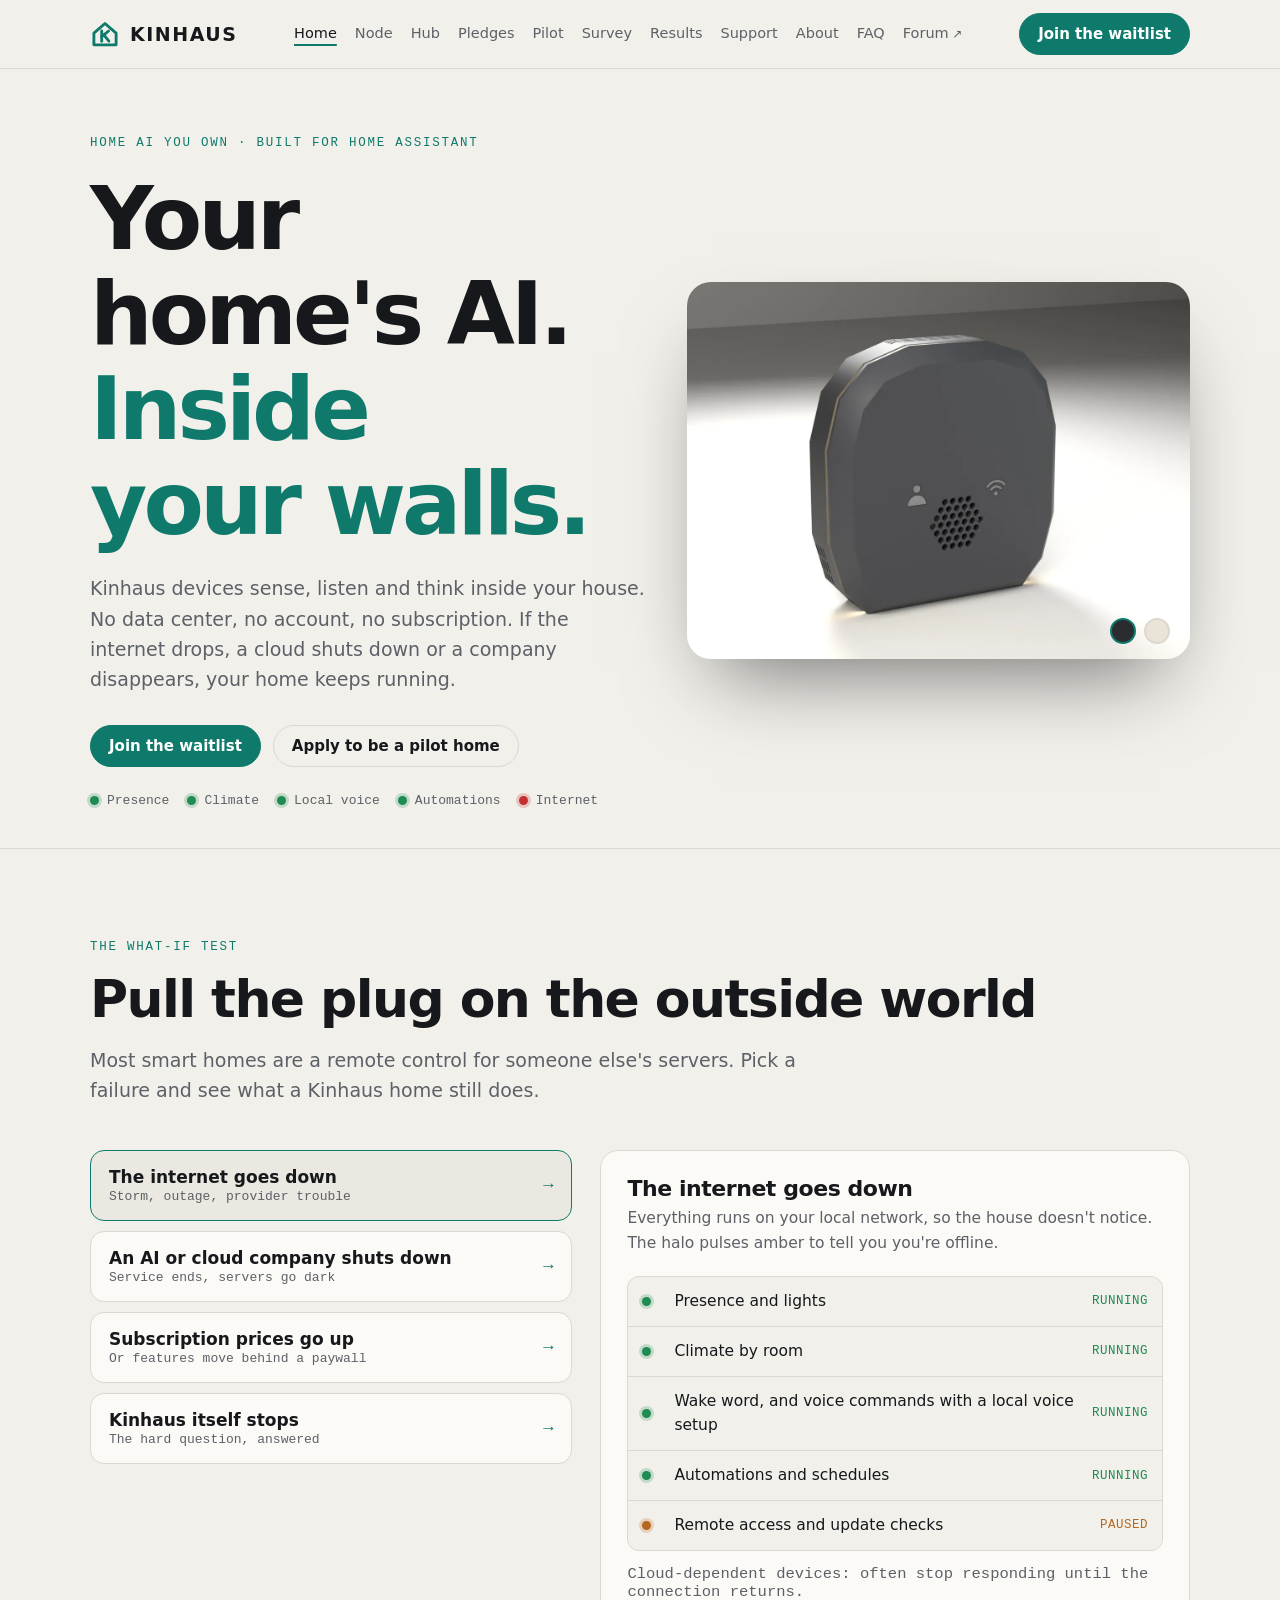
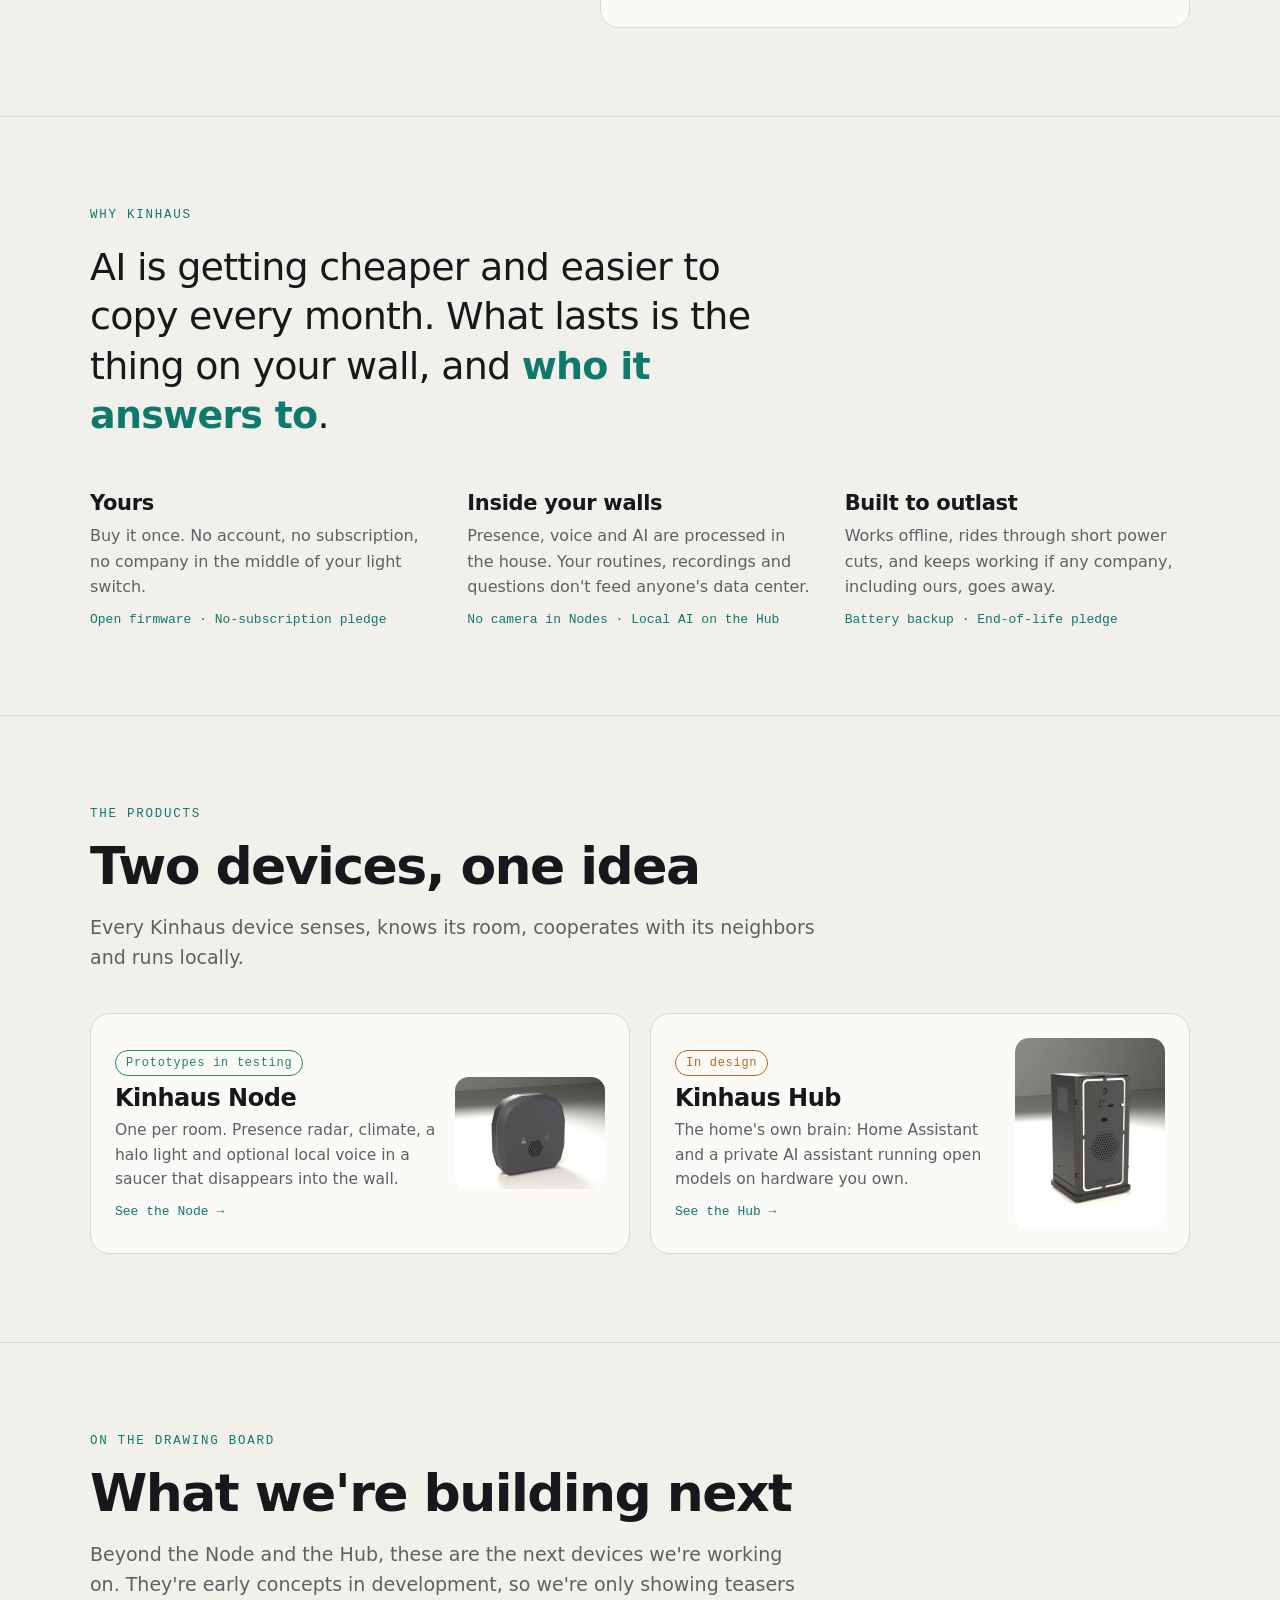
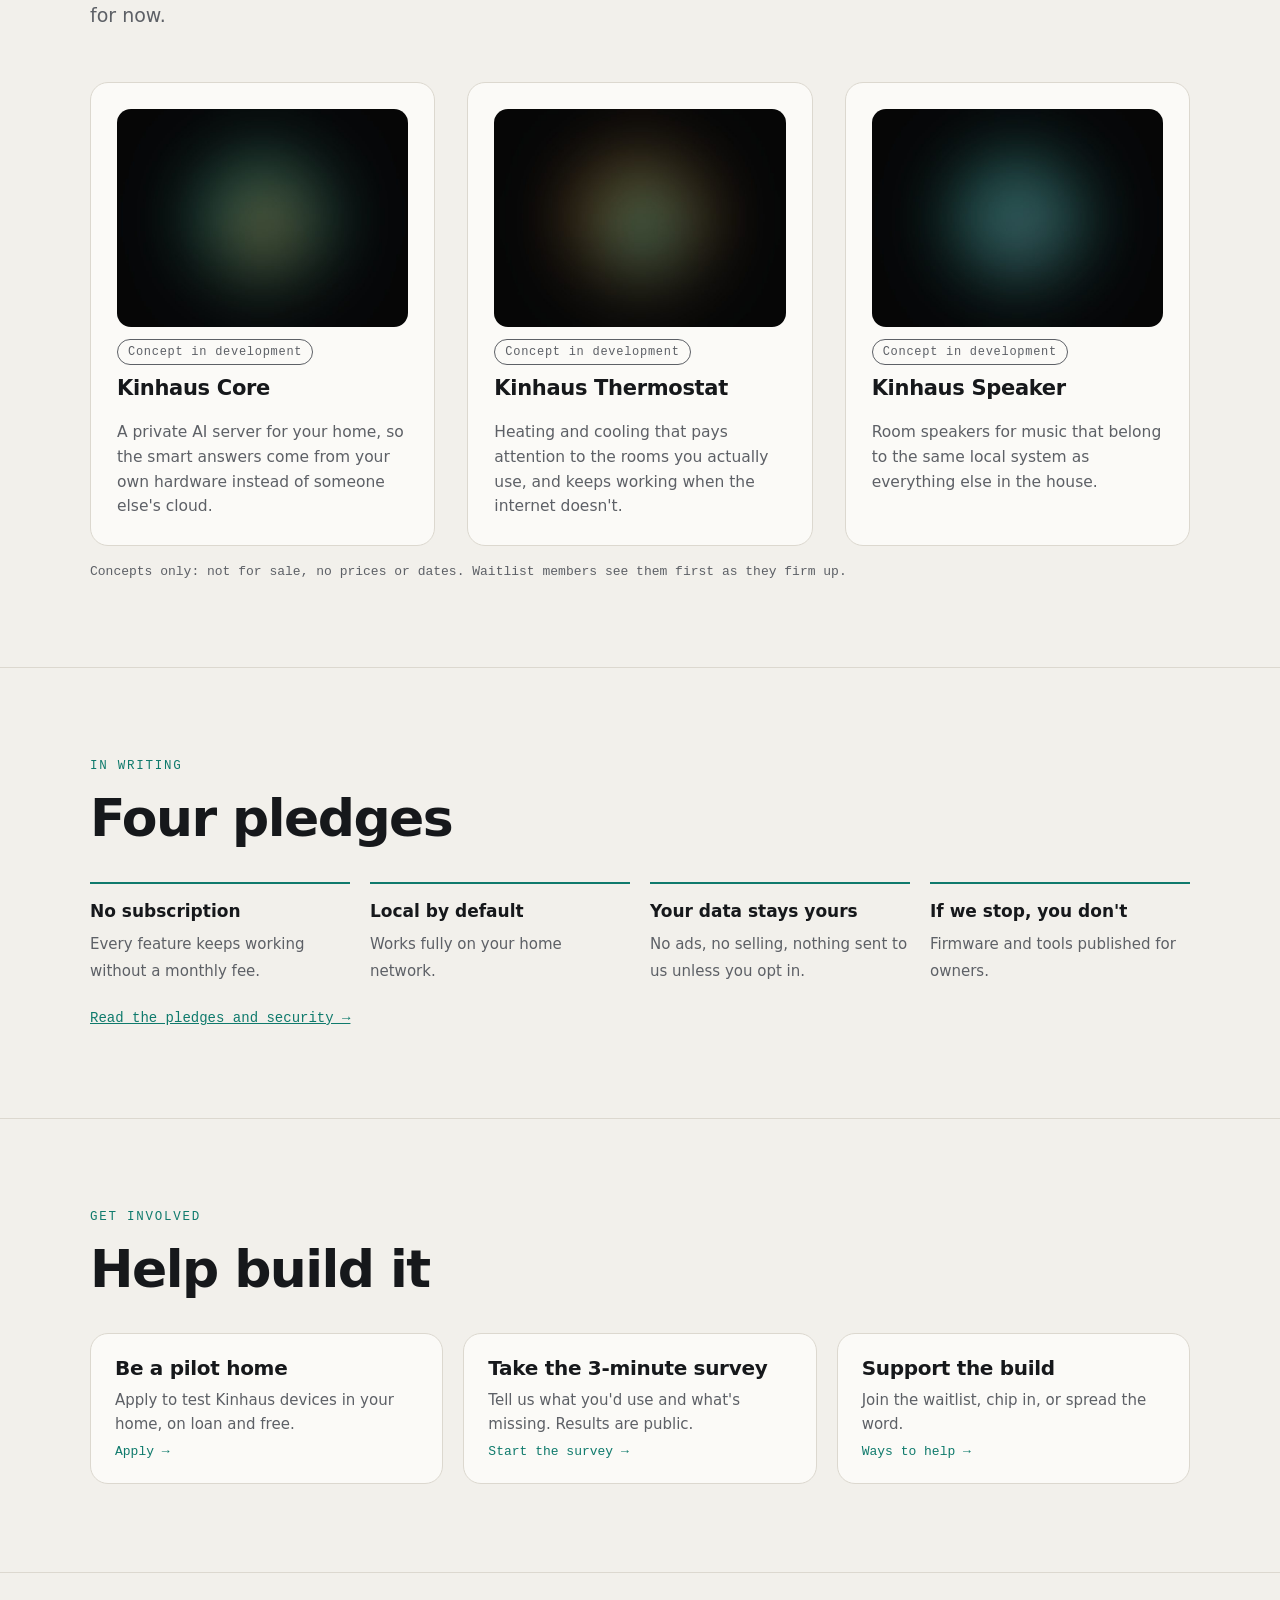
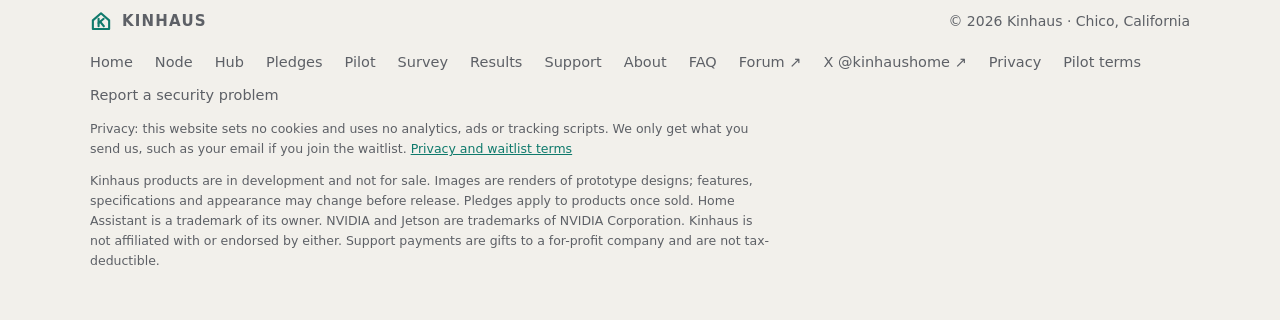
<file: index.html>
<!doctype html>
<html lang="en">
<head>
<meta charset="utf-8">
<meta name="viewport" content="width=device-width, initial-scale=1, viewport-fit=cover">
<meta http-equiv="Content-Security-Policy" content="default-src 'none'; img-src 'self' data:; style-src 'self' 'unsafe-inline' https://fonts.googleapis.com; font-src https://fonts.gstatic.com; script-src 'self'; base-uri 'none'; form-action 'self'; connect-src 'self'; object-src 'none'; upgrade-insecure-requests">
<meta name="referrer" content="no-referrer">
<title>Kinhaus</title>
<meta name="description" content="Kinhaus makes home AI and smart-home devices you own outright. They run inside your house, work offline, and need no cloud or subscription. In development, not for sale yet.">
<meta name="theme-color" content="#121315">
<link rel="icon" href="data:image/svg+xml,%3Csvg xmlns='http://www.w3.org/2000/svg' viewBox='0 0 100 100'%3E%3Crect width='100' height='100' rx='22' fill='%23121315'/%3E%3Cg fill='none' stroke='%232bb3a0' stroke-width='9.5' stroke-linecap='round' stroke-linejoin='round'%3E%3Cpath d='M13 47 L50 15 L87 47 V86 H13 Z'/%3E%3Cpath d='M39 40 V74'/%3E%3Cpath d='M39 59 L62 40'/%3E%3Cpath d='M46 53 L63 74'/%3E%3C/g%3E%3C/svg%3E">
<link rel="canonical" href="https://kinhaushome.com/">
<meta property="og:type" content="website">
<meta property="og:url" content="https://kinhaushome.com/">
<meta property="og:title" content="Kinhaus: home AI you own, inside your walls">
<meta property="og:description" content="Kinhaus makes home AI and smart-home devices you own outright. They run inside your house, work offline, and need no cloud or subscription. In development, not for sale yet.">
<meta property="og:image" content="https://kinhaushome.com/img/og-card-v2.jpg">
<meta property="og:image:width" content="1200">
<meta property="og:image:height" content="630">
<meta property="og:image:alt" content="Kinhaus Node render in deep charcoal beside the Kinhaus wordmark">
<meta name="twitter:card" content="summary_large_image">
<link rel="preconnect" href="https://fonts.googleapis.com">
<link rel="preconnect" href="https://fonts.gstatic.com" crossorigin>
<link rel="stylesheet" href="https://fonts.googleapis.com/css2?family=Inter:wght@400;500;600;800;900&family=IBM+Plex+Mono:wght@400;500&display=swap">
<link rel="stylesheet" href="styles.css">
</head>
<body>
<a class="skip" href="#main">Skip to content</a>
<header class="top">
  <div class="wrap nav">
    <a class="brand" href="index.html" aria-label="Kinhaus home"><svg viewBox="0 0 100 100" fill="none" stroke="var(--teal)" stroke-width="9.5" stroke-linecap="round" stroke-linejoin="round" aria-hidden="true"><path d="M13 47 L50 15 L87 47 V86 H13 Z"/><path d="M39 40 V74"/><path d="M39 59 L62 40"/><path d="M46 53 L63 74"/></svg><span>KINHAUS</span></a>
    <nav aria-label="Main"><ul><li><a href="index.html" aria-current="page">Home</a></li><li><a href="node.html">Node</a></li><li><a href="hub.html">Hub</a></li><li><a href="pledges.html">Pledges</a></li><li><a href="pilot.html">Pilot</a></li><li><a href="survey.html">Survey</a></li><li><a href="results.html">Results</a></li><li><a href="support.html">Support</a></li><li><a href="about.html">About</a></li><li><a href="faq.html">FAQ</a></li><li><a class="ext" href="https://github.com/AceWood619/kinhaus-site/discussions" target="_blank" rel="noopener">Forum</a></li></ul></nav>
    <a class="btn" href="support.html#waitlist">Join the waitlist</a>
    <details class="menu"><summary aria-label="Open menu">Menu</summary><nav class="panel-nav" aria-label="Main"><a href="index.html" aria-current="page">Home</a><a href="node.html">Node</a><a href="hub.html">Hub</a><a href="pledges.html">Pledges</a><a href="pilot.html">Pilot</a><a href="survey.html">Survey</a><a href="results.html">Results</a><a href="support.html">Support</a><a href="about.html">About</a><a href="faq.html">FAQ</a><a href="https://github.com/AceWood619/kinhaus-site/discussions" target="_blank" rel="noopener">Community forum ↗</a><a class="btn" href="support.html#waitlist">Join the waitlist</a></nav></details>
  </div>
</header>
<main id="main">
<div class="wrap hero" id="top">
    <div>
      <p class="eyebrow">Home AI you own · Built for Home Assistant</p>
      <h1>Your home's AI. <em>Inside your walls.</em></h1>
      <p class="lede">Kinhaus devices sense, listen and think inside your house. No data center, no account, no subscription. If the internet drops, a cloud shuts down or a company disappears, your home keeps running.</p>
      <div class="actions">
        <a class="btn" href="support.html#waitlist">Join the waitlist</a>
        <a class="btn ghost" href="pilot.html">Apply to be a pilot home</a>
      </div>
      <div class="runbar" aria-label="What keeps running">
        <span><i class="dot"></i>Presence</span>
        <span><i class="dot"></i>Climate</span>
        <span><i class="dot"></i>Local voice</span>
        <span><i class="dot"></i>Automations</span>
        <span><i class="dot off"></i>Internet</span>
      </div>
    </div>
    <div class="stage">
      <img id="heroImg" src="img/ov2-front-charcoal.webp" alt="Kinhaus Node Voice in deep charcoal: a faceted, saucer-shaped wall device with a glowing halo edge, a hexagon grille and two status lights" width="1200" height="900">
      <div class="swatch" role="group" aria-label="Finish">
        <button class="c" type="button" aria-pressed="true" aria-label="Deep charcoal" data-src="charcoal"></button>
        <button class="w" type="button" aria-pressed="false" aria-label="Warm off-white" data-src="white"></button>
      </div>
    </div>
  </div>

  <section id="test">
    <div class="wrap">
      <p class="eyebrow">The what-if test</p>
      <h2>Pull the plug on the outside world</h2>
      <p class="lede">Most smart homes are a remote control for someone else's servers. Pick a failure and see what a Kinhaus home still does.</p>
      <div class="test">
        <div class="scen" role="tablist" aria-label="Failure scenarios">
          <button role="tab" id="t-net" aria-controls="p-net" aria-selected="true" type="button"><span>The internet goes down<small>Storm, outage, provider trouble</small></span><span class="arrow">→</span></button>
          <button role="tab" id="t-cloud" aria-controls="p-cloud" aria-selected="false" type="button"><span>An AI or cloud company shuts down<small>Service ends, servers go dark</small></span><span class="arrow">→</span></button>
          <button role="tab" id="t-price" aria-controls="p-price" aria-selected="false" type="button"><span>Subscription prices go up<small>Or features move behind a paywall</small></span><span class="arrow">→</span></button>
          <button role="tab" id="t-us" aria-controls="p-us" aria-selected="false" type="button"><span>Kinhaus itself stops<small>The hard question, answered</small></span><span class="arrow">→</span></button>
        </div>
        <div>
          <div class="panel" role="tabpanel" id="p-net" aria-labelledby="t-net">
            <h3>The internet goes down</h3>
            <p>Everything runs on your local network, so the house doesn't notice. The halo pulses amber to tell you you're offline.</p>
            <ul class="status">
              <li><i class="dot"></i>Presence and lights<b class="ok">Running</b></li>
              <li><i class="dot"></i>Climate by room<b class="ok">Running</b></li>
              <li><i class="dot"></i>Wake word, and voice commands with a local voice setup<b class="ok">Running</b></li>
              <li><i class="dot"></i>Automations and schedules<b class="ok">Running</b></li>
              <li><i class="dot wait"></i>Remote access and update checks<b class="mid">Paused</b></li>
            </ul>
            <p class="compare">Cloud-dependent devices: often stop responding until the connection returns.</p>
          </div>
          <div class="panel" role="tabpanel" id="p-cloud" aria-labelledby="t-cloud">
            <h3>An AI or cloud company shuts down</h3>
            <p>Kinhaus devices don't depend on any cloud. The Hub, now in design, will run open AI models on its own chip, and you'll be able to swap in a different model.</p>
            <ul class="status">
              <li><i class="dot"></i>Every Node function<b class="ok">Running</b></li>
              <li><i class="dot"></i>Hub assistant, open models on the device (in design)<b class="ok">Planned</b></li>
              <li><i class="dot"></i>Your data and history<b class="ok">Stays home</b></li>
              <li><i class="dot wait"></i>Optional services you chose to connect<b class="mid">Your choice</b></li>
            </ul>
            <p class="compare">Cloud-only smart devices have been switched off before when their service ended.</p>
          </div>
          <div class="panel" role="tabpanel" id="p-price" aria-labelledby="t-price">
            <h3>Subscription prices go up</h3>
            <p>There is no Kinhaus subscription to raise. You buy the device, and every feature it ships with keeps working.</p>
            <ul class="status">
              <li><i class="dot"></i>All features you bought<b class="ok">Included</b></li>
              <li><i class="dot"></i>Firmware updates<b class="ok">Free</b></li>
              <li><i class="dot"></i>Monthly fee to keep it working<b class="ok">None</b></li>
            </ul>
            <p class="compare">Read our <a href="pledges.html">written pledge</a>.</p>
          </div>
          <div class="panel" role="tabpanel" id="p-us" aria-labelledby="t-us">
            <h3>Kinhaus itself stops</h3>
            <p>A promise to survive other companies failing means nothing unless it covers us too. Your devices never need our servers, and our end-of-life pledge covers the rest.</p>
            <ul class="status">
              <li><i class="dot"></i>Devices keep working with Home Assistant<b class="ok">Running</b></li>
              <li><i class="dot"></i>Local control, no Kinhaus login<b class="ok">Unchanged</b></li>
              <li><i class="dot"></i>Firmware and tools published for owners<b class="ok">Pledged</b></li>
            </ul>
            <p class="compare">See <a href="pledges.html">pledge 4</a>.</p>
          </div>
        </div>
      </div>
    </div>
  </section><section>
    <div class="wrap">
      <p class="eyebrow">Why Kinhaus</p>
      <p class="big">AI is getting cheaper and easier to copy every month. What lasts is the thing on your wall, and <strong>who it answers to</strong>.</p>
      <div class="cols">
        <div><h3>Yours</h3><p>Buy it once. No account, no subscription, no company in the middle of your light switch.</p><p class="proof">Open firmware · No-subscription pledge</p></div>
        <div><h3>Inside your walls</h3><p>Presence, voice and AI are processed in the house. Your routines, recordings and questions don't feed anyone's data center.</p><p class="proof">No camera in Nodes · Local AI on the Hub</p></div>
        <div><h3>Built to outlast</h3><p>Works offline, rides through short power cuts, and keeps working if any company, including ours, goes away.</p><p class="proof">Battery backup · End-of-life pledge</p></div>
      </div>
    </div>
  </section><section>
    <div class="wrap">
      <p class="eyebrow">The products</p>
      <h2>Two devices, one idea</h2>
      <p class="lede">Every Kinhaus device senses, knows its room, cooperates with its neighbors and runs locally.</p>
      <div class="teasers">
        <a class="teaser" href="node.html"><div><span class="chip now">Prototypes in testing</span><h3>Kinhaus Node</h3><p>One per room. Presence radar, climate, a halo light and optional local voice in a saucer that disappears into the wall.</p><p class="go">See the Node →</p></div><img src="img/ov2-front-charcoal.webp" alt="" width="1200" height="900" loading="lazy"></a>
        <a class="teaser" href="hub.html"><div><span class="chip next">In design</span><h3>Kinhaus Hub</h3><p>The home's own brain: Home Assistant and a private AI assistant running open models on hardware you own.</p><p class="go">See the Hub →</p></div><img src="img/hub-front.webp" alt="" width="943" height="1200" loading="lazy"></a>
      </div>
    </div>
  </section><section id="building">
    <div class="wrap">
      <p class="eyebrow">On the drawing board</p>
      <h2>What we're building next</h2>
      <p class="lede">Beyond the Node and the Hub, these are the next devices we're working on. They're early concepts in development, so we're only showing teasers for now.</p>
      <div class="cols">
        <div class="card"><img class="concept" src="img/concept-core.jpg" alt="" width="800" height="600" loading="lazy"><span class="chip later">Concept in development</span><h3>Kinhaus Core</h3><p>A private AI server for your home, so the smart answers come from your own hardware instead of someone else's cloud.</p></div>
        <div class="card"><img class="concept" src="img/concept-thermostat.jpg" alt="" width="800" height="600" loading="lazy"><span class="chip later">Concept in development</span><h3>Kinhaus Thermostat</h3><p>Heating and cooling that pays attention to the rooms you actually use, and keeps working when the internet doesn't.</p></div>
        <div class="card"><img class="concept" src="img/concept-speaker.jpg" alt="" width="800" height="600" loading="lazy"><span class="chip later">Concept in development</span><h3>Kinhaus Speaker</h3><p>Room speakers for music that belong to the same local system as everything else in the house.</p></div>
      </div>
      <p class="build-note">Concepts only: not for sale, no prices or dates. Waitlist members see them first as they firm up.</p>
    </div>
  </section><section>
    <div class="wrap">
      <p class="eyebrow">In writing</p>
      <h2>Four pledges</h2>
      <ul class="plist">
        <li><b>No subscription</b><span>Every feature keeps working without a monthly fee.</span></li>
        <li><b>Local by default</b><span>Works fully on your home network.</span></li>
        <li><b>Your data stays yours</b><span>No ads, no selling, nothing sent to us unless you opt in.</span></li>
        <li><b>If we stop, you don't</b><span>Firmware and tools published for owners.</span></li>
      </ul>
      <a class="morelink" href="pledges.html">Read the pledges and security →</a>
    </div>
  </section><section>
    <div class="wrap">
      <p class="eyebrow">Get involved</p>
      <h2>Help build it</h2>
      <div class="band" style="margin-top:36px">
        <a href="pilot.html"><h3>Be a pilot home</h3><p>Apply to test Kinhaus devices in your home, on loan and free.</p><span class="go">Apply →</span></a>
        <a href="survey.html"><h3>Take the 3-minute survey</h3><p>Tell us what you'd use and what's missing. Results are public.</p><span class="go">Start the survey →</span></a>
        <a href="support.html"><h3>Support the build</h3><p>Join the waitlist, chip in, or spread the word.</p><span class="go">Ways to help →</span></a>
      </div>
    </div>
  </section>
</main>
<footer>
  <div class="wrap">
    <div class="row">
      <span class="brand"><svg viewBox="0 0 100 100" fill="none" stroke="var(--teal)" stroke-width="9.5" stroke-linecap="round" stroke-linejoin="round" aria-hidden="true" style="width:22px;height:22px"><path d="M13 47 L50 15 L87 47 V86 H13 Z"/><path d="M39 40 V74"/><path d="M39 59 L62 40"/><path d="M46 53 L63 74"/></svg><span style="font-size:15px">KINHAUS</span></span>
      <span>© 2026 Kinhaus · Chico, California</span>
    </div>
    <nav class="flinks" aria-label="Footer"><a href="index.html">Home</a><a href="node.html">Node</a><a href="hub.html">Hub</a><a href="pledges.html">Pledges</a><a href="pilot.html">Pilot</a><a href="survey.html">Survey</a><a href="results.html">Results</a><a href="support.html">Support</a><a href="about.html">About</a><a href="faq.html">FAQ</a><a href="https://github.com/AceWood619/kinhaus-site/discussions" target="_blank" rel="noopener">Forum ↗</a><a href="https://x.com/kinhaushome" target="_blank" rel="noopener">X @kinhaushome ↗</a><a href="privacy.html">Privacy</a><a href="pilot-terms.html">Pilot terms</a><a href="pledges.html#security">Report a security problem</a></nav>
    <small>Privacy: this website sets no cookies and uses no analytics, ads or tracking scripts. We only get what you send us, such as your email if you join the waitlist. <a href="privacy.html">Privacy and waitlist terms</a></small>
    <small>Kinhaus products are in development and not for sale. Images are renders of prototype designs; features, specifications and appearance may change before release. Pledges apply to products once sold. Home Assistant is a trademark of its owner. NVIDIA and Jetson are trademarks of NVIDIA Corporation. Kinhaus is not affiliated with or endorsed by either. Support payments are gifts to a for-profit company and are not tax-deductible.</small>
  </div>
</footer>
<script src="site.js"></script>
</body>
</html>
</file>
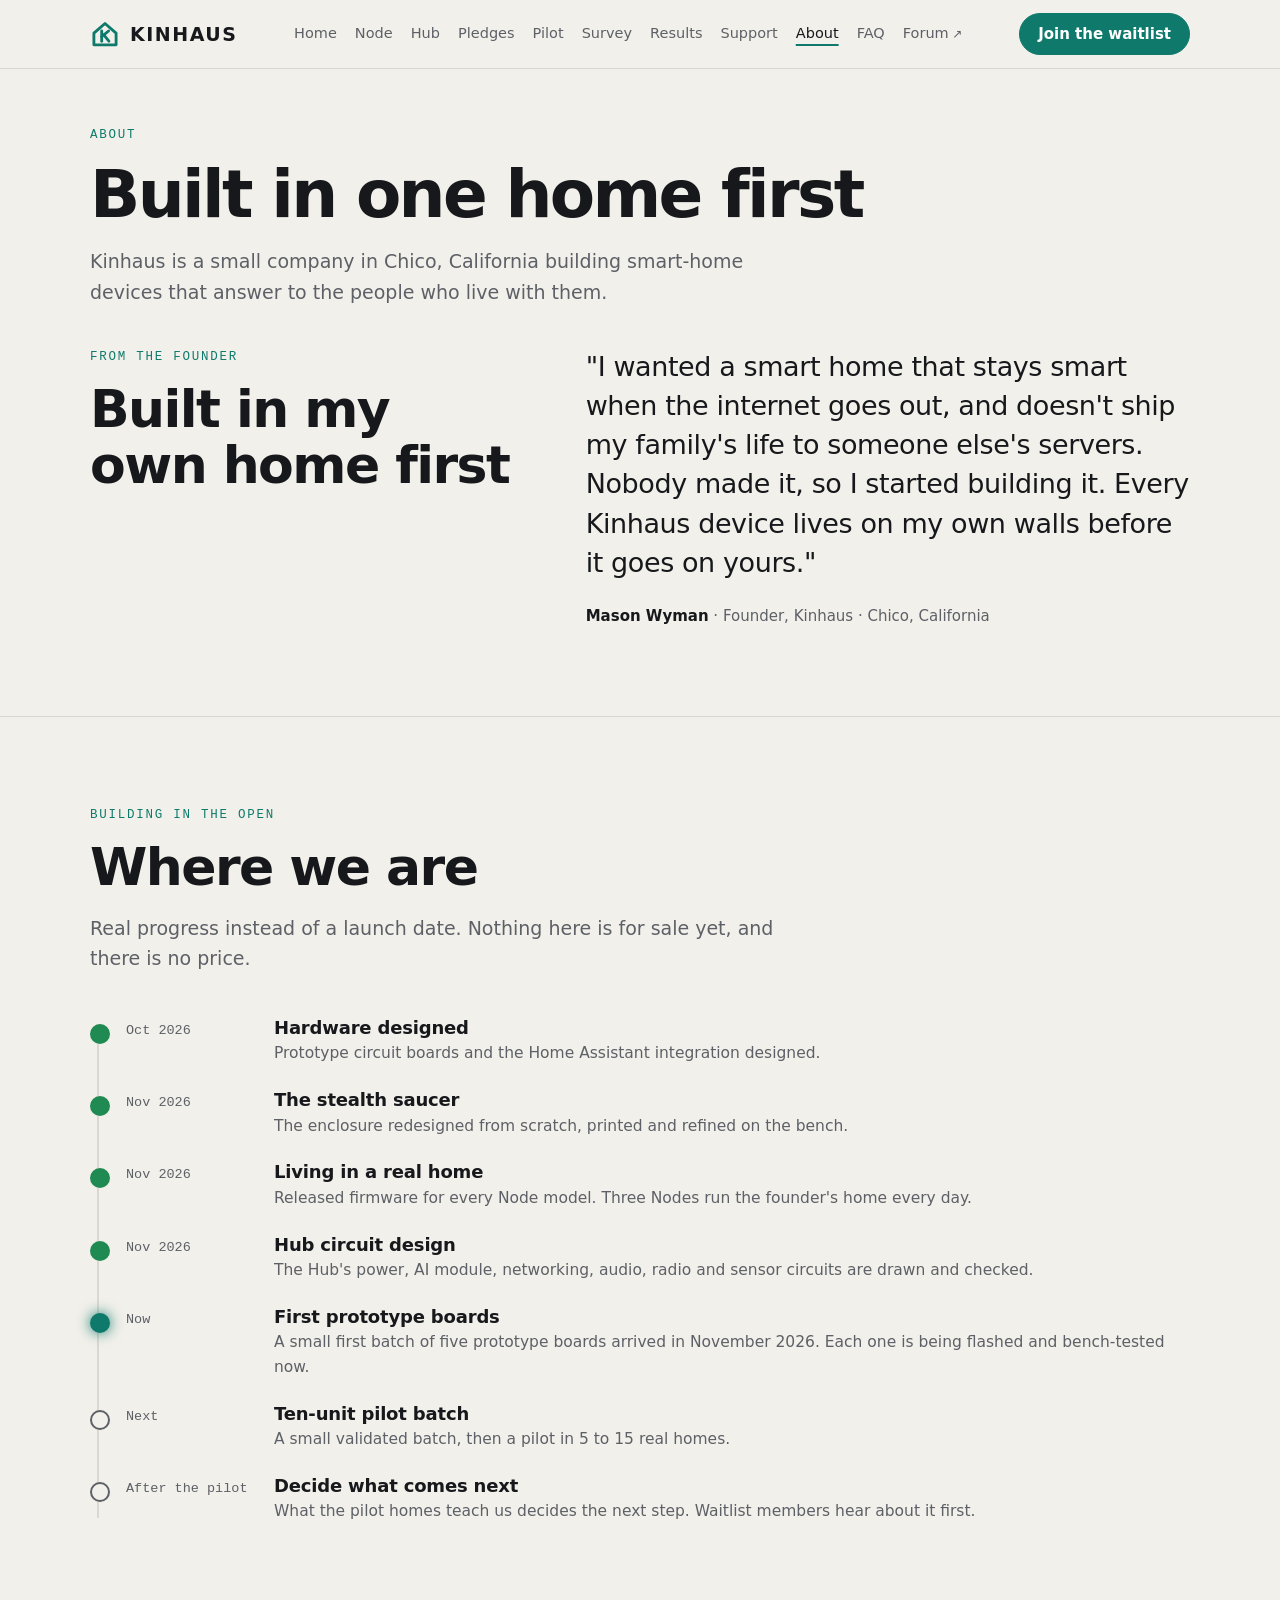
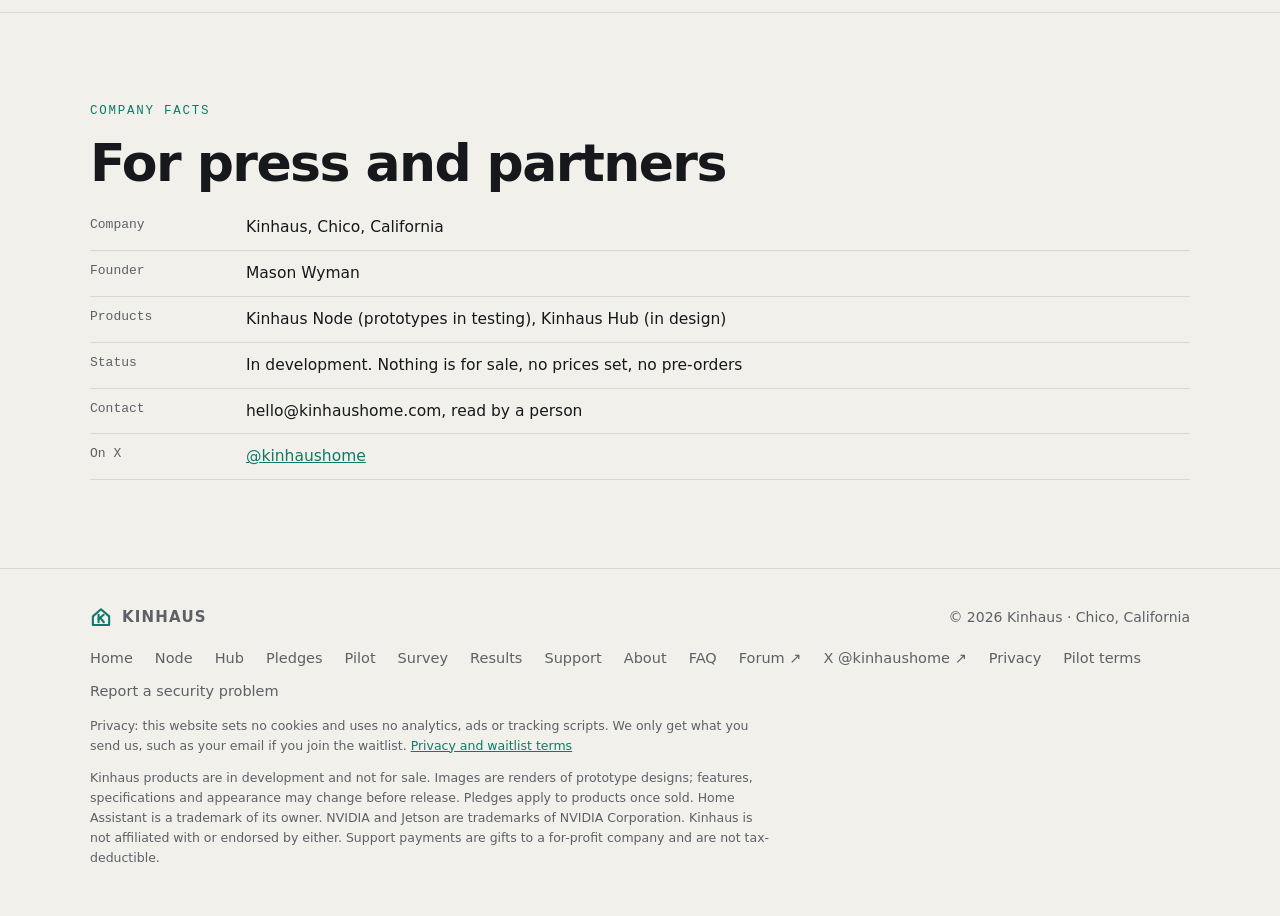
<file: about.html>
<!doctype html>
<html lang="en">
<head>
<meta charset="utf-8">
<meta name="viewport" content="width=device-width, initial-scale=1, viewport-fit=cover">
<meta http-equiv="Content-Security-Policy" content="default-src 'none'; img-src 'self' data:; style-src 'self' 'unsafe-inline' https://fonts.googleapis.com; font-src https://fonts.gstatic.com; script-src 'self'; base-uri 'none'; form-action 'self'; connect-src 'self'; object-src 'none'; upgrade-insecure-requests">
<meta name="referrer" content="no-referrer">
<title>About · Kinhaus</title>
<meta name="description" content="About Kinhaus: a small company in Chico, California building local-first smart-home devices, and where the build stands today.">
<meta name="theme-color" content="#121315">
<link rel="icon" href="data:image/svg+xml,%3Csvg xmlns='http://www.w3.org/2000/svg' viewBox='0 0 100 100'%3E%3Crect width='100' height='100' rx='22' fill='%23121315'/%3E%3Cg fill='none' stroke='%232bb3a0' stroke-width='9.5' stroke-linecap='round' stroke-linejoin='round'%3E%3Cpath d='M13 47 L50 15 L87 47 V86 H13 Z'/%3E%3Cpath d='M39 40 V74'/%3E%3Cpath d='M39 59 L62 40'/%3E%3Cpath d='M46 53 L63 74'/%3E%3C/g%3E%3C/svg%3E">
<link rel="canonical" href="https://kinhaushome.com/about.html">
<meta property="og:type" content="website">
<meta property="og:url" content="https://kinhaushome.com/about.html">
<meta property="og:title" content="About · Kinhaus">
<meta property="og:description" content="About Kinhaus: a small company in Chico, California building local-first smart-home devices, and where the build stands today.">
<meta property="og:image" content="https://kinhaushome.com/img/og-card-v2.jpg">
<meta property="og:image:width" content="1200">
<meta property="og:image:height" content="630">
<meta property="og:image:alt" content="Kinhaus Node render in deep charcoal beside the Kinhaus wordmark">
<meta name="twitter:card" content="summary_large_image">
<link rel="preconnect" href="https://fonts.googleapis.com">
<link rel="preconnect" href="https://fonts.gstatic.com" crossorigin>
<link rel="stylesheet" href="https://fonts.googleapis.com/css2?family=Inter:wght@400;500;600;800;900&family=IBM+Plex+Mono:wght@400;500&display=swap">
<link rel="stylesheet" href="styles.css">
</head>
<body>
<a class="skip" href="#main">Skip to content</a>
<header class="top">
  <div class="wrap nav">
    <a class="brand" href="index.html" aria-label="Kinhaus home"><svg viewBox="0 0 100 100" fill="none" stroke="var(--teal)" stroke-width="9.5" stroke-linecap="round" stroke-linejoin="round" aria-hidden="true"><path d="M13 47 L50 15 L87 47 V86 H13 Z"/><path d="M39 40 V74"/><path d="M39 59 L62 40"/><path d="M46 53 L63 74"/></svg><span>KINHAUS</span></a>
    <nav aria-label="Main"><ul><li><a href="index.html">Home</a></li><li><a href="node.html">Node</a></li><li><a href="hub.html">Hub</a></li><li><a href="pledges.html">Pledges</a></li><li><a href="pilot.html">Pilot</a></li><li><a href="survey.html">Survey</a></li><li><a href="results.html">Results</a></li><li><a href="support.html">Support</a></li><li><a href="about.html" aria-current="page">About</a></li><li><a href="faq.html">FAQ</a></li><li><a class="ext" href="https://github.com/AceWood619/kinhaus-site/discussions" target="_blank" rel="noopener">Forum</a></li></ul></nav>
    <a class="btn" href="support.html#waitlist">Join the waitlist</a>
    <details class="menu"><summary aria-label="Open menu">Menu</summary><nav class="panel-nav" aria-label="Main"><a href="index.html">Home</a><a href="node.html">Node</a><a href="hub.html">Hub</a><a href="pledges.html">Pledges</a><a href="pilot.html">Pilot</a><a href="survey.html">Survey</a><a href="results.html">Results</a><a href="support.html">Support</a><a href="about.html" aria-current="page">About</a><a href="faq.html">FAQ</a><a href="https://github.com/AceWood619/kinhaus-site/discussions" target="_blank" rel="noopener">Community forum ↗</a><a class="btn" href="support.html#waitlist">Join the waitlist</a></nav></details>
  </div>
</header>
<main id="main">
<div class="wrap page-head"><p class="eyebrow">About</p><h1>Built in one home first</h1><p class="lede">Kinhaus is a small company in Chico, California building smart-home devices that answer to the people who live with them.</p></div><section style="border-top:0">
    <div class="wrap founder">
      <div><p class="eyebrow">From the founder</p><h2>Built in my own home first</h2></div>
      <div>
        <blockquote>"I wanted a smart home that stays smart when the internet goes out, and doesn't ship my family's life to someone else's servers. Nobody made it, so I started building it. Every Kinhaus device lives on my own walls before it goes on yours."</blockquote>
        <p class="sig"><strong>Mason Wyman</strong> · Founder, Kinhaus · Chico, California</p>
      </div>
    </div>
  </section><section id="progress">
    <div class="wrap">
      <p class="eyebrow">Building in the open</p>
      <h2>Where we are</h2>
      <p class="lede">Real progress instead of a launch date. Nothing here is for sale yet, and there is no price.</p>
      <ol class="timeline">
        <li class="done"><span class="when">Oct 2026</span><div><h3>Hardware designed</h3><p>Prototype circuit boards and the Home Assistant integration designed.</p></div></li>
        <li class="done"><span class="when">Nov 2026</span><div><h3>The stealth saucer</h3><p>The enclosure redesigned from scratch, printed and refined on the bench.</p></div></li>
        <li class="done"><span class="when">Nov 2026</span><div><h3>Living in a real home</h3><p>Released firmware for every Node model. Three Nodes run the founder's home every day.</p></div></li>
        <li class="done"><span class="when">Nov 2026</span><div><h3>Hub circuit design</h3><p>The Hub's power, AI module, networking, audio, radio and sensor circuits are drawn and checked.</p></div></li>
        <li class="current"><span class="when">Now</span><div><h3>First prototype boards</h3><p>A small first batch of five prototype boards arrived in November 2026. Each one is being flashed and bench-tested now.</p></div></li>
        <li><span class="when">Next</span><div><h3>Ten-unit pilot batch</h3><p>A small validated batch, then a pilot in 5 to 15 real homes.</p></div></li>
        <li><span class="when">After the pilot</span><div><h3>Decide what comes next</h3><p>What the pilot homes teach us decides the next step. Waitlist members hear about it first.</p></div></li>
      </ol>
    </div>
  </section><section>
    <div class="wrap">
      <p class="eyebrow">Company facts</p>
      <h2>For press and partners</h2>
      <ul class="facts">
        <li><span>Company</span>Kinhaus, Chico, California</li>
        <li><span>Founder</span>Mason Wyman</li>
        <li><span>Products</span>Kinhaus Node (prototypes in testing), Kinhaus Hub (in design)</li>
        <li><span>Status</span>In development. Nothing is for sale, no prices set, no pre-orders</li>
        <li><span>Contact</span>hello@kinhaushome.com, read by a person</li>
        <li><span>On X</span><a href="https://x.com/kinhaushome" target="_blank" rel="noopener" style="color:var(--teal)">@kinhaushome</a></li>
      </ul>
    </div>
  </section>
</main>
<footer>
  <div class="wrap">
    <div class="row">
      <span class="brand"><svg viewBox="0 0 100 100" fill="none" stroke="var(--teal)" stroke-width="9.5" stroke-linecap="round" stroke-linejoin="round" aria-hidden="true" style="width:22px;height:22px"><path d="M13 47 L50 15 L87 47 V86 H13 Z"/><path d="M39 40 V74"/><path d="M39 59 L62 40"/><path d="M46 53 L63 74"/></svg><span style="font-size:15px">KINHAUS</span></span>
      <span>© 2026 Kinhaus · Chico, California</span>
    </div>
    <nav class="flinks" aria-label="Footer"><a href="index.html">Home</a><a href="node.html">Node</a><a href="hub.html">Hub</a><a href="pledges.html">Pledges</a><a href="pilot.html">Pilot</a><a href="survey.html">Survey</a><a href="results.html">Results</a><a href="support.html">Support</a><a href="about.html">About</a><a href="faq.html">FAQ</a><a href="https://github.com/AceWood619/kinhaus-site/discussions" target="_blank" rel="noopener">Forum ↗</a><a href="https://x.com/kinhaushome" target="_blank" rel="noopener">X @kinhaushome ↗</a><a href="privacy.html">Privacy</a><a href="pilot-terms.html">Pilot terms</a><a href="pledges.html#security">Report a security problem</a></nav>
    <small>Privacy: this website sets no cookies and uses no analytics, ads or tracking scripts. We only get what you send us, such as your email if you join the waitlist. <a href="privacy.html">Privacy and waitlist terms</a></small>
    <small>Kinhaus products are in development and not for sale. Images are renders of prototype designs; features, specifications and appearance may change before release. Pledges apply to products once sold. Home Assistant is a trademark of its owner. NVIDIA and Jetson are trademarks of NVIDIA Corporation. Kinhaus is not affiliated with or endorsed by either. Support payments are gifts to a for-profit company and are not tax-deductible.</small>
  </div>
</footer>
<script src="site.js"></script>
</body>
</html>
</file>
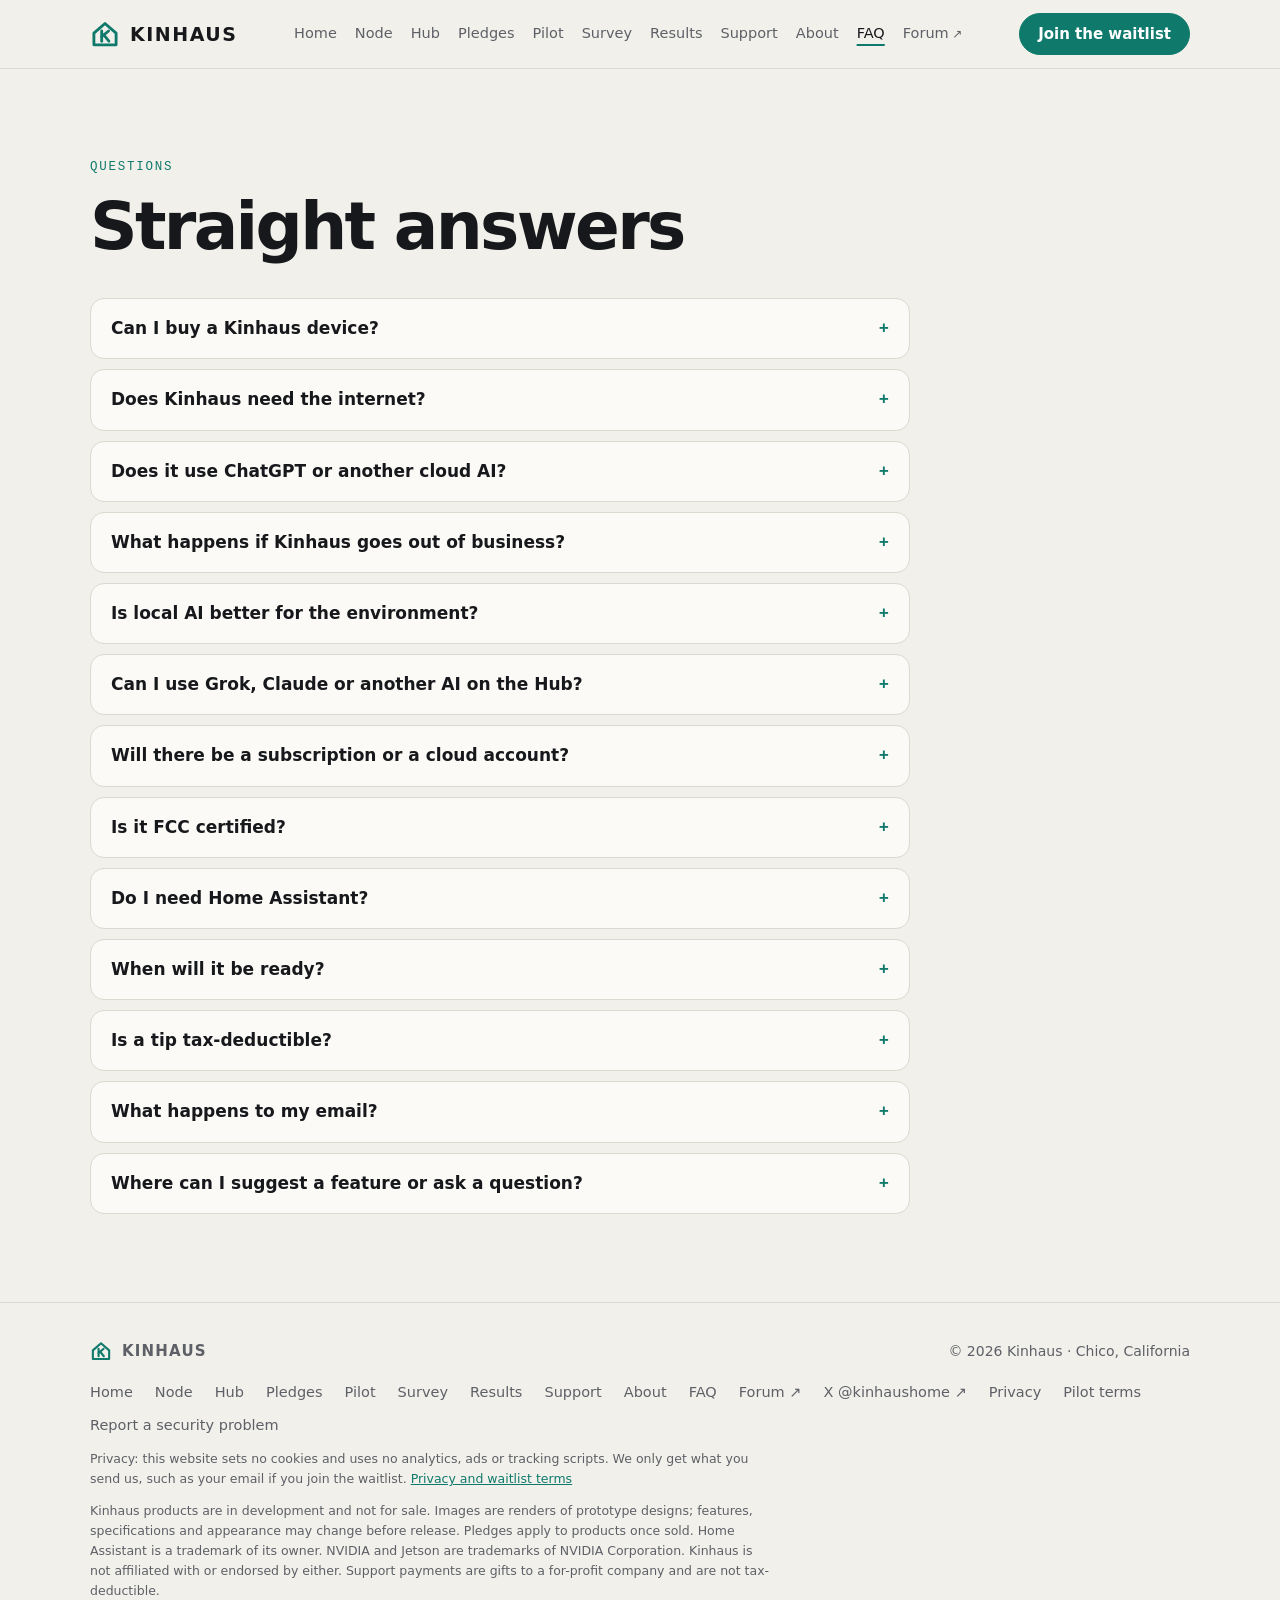
<file: faq.html>
<!doctype html>
<html lang="en">
<head>
<meta charset="utf-8">
<meta name="viewport" content="width=device-width, initial-scale=1, viewport-fit=cover">
<meta http-equiv="Content-Security-Policy" content="default-src 'none'; img-src 'self' data:; style-src 'self' 'unsafe-inline' https://fonts.googleapis.com; font-src https://fonts.gstatic.com; script-src 'self'; base-uri 'none'; form-action 'self'; connect-src 'self'; object-src 'none'; upgrade-insecure-requests">
<meta name="referrer" content="no-referrer">
<title>FAQ · Kinhaus</title>
<meta name="description" content="Straight answers about Kinhaus: internet, cloud AI, subscriptions, FCC, price, tips and privacy.">
<meta name="theme-color" content="#121315">
<link rel="icon" href="data:image/svg+xml,%3Csvg xmlns='http://www.w3.org/2000/svg' viewBox='0 0 100 100'%3E%3Crect width='100' height='100' rx='22' fill='%23121315'/%3E%3Cg fill='none' stroke='%232bb3a0' stroke-width='9.5' stroke-linecap='round' stroke-linejoin='round'%3E%3Cpath d='M13 47 L50 15 L87 47 V86 H13 Z'/%3E%3Cpath d='M39 40 V74'/%3E%3Cpath d='M39 59 L62 40'/%3E%3Cpath d='M46 53 L63 74'/%3E%3C/g%3E%3C/svg%3E">
<link rel="canonical" href="https://kinhaushome.com/faq.html">
<meta property="og:type" content="website">
<meta property="og:url" content="https://kinhaushome.com/faq.html">
<meta property="og:title" content="FAQ · Kinhaus">
<meta property="og:description" content="Straight answers about Kinhaus: internet, cloud AI, subscriptions, FCC, price, tips and privacy.">
<meta property="og:image" content="https://kinhaushome.com/img/og-card-v2.jpg">
<meta property="og:image:width" content="1200">
<meta property="og:image:height" content="630">
<meta property="og:image:alt" content="Kinhaus Node render in deep charcoal beside the Kinhaus wordmark">
<meta name="twitter:card" content="summary_large_image">
<link rel="preconnect" href="https://fonts.googleapis.com">
<link rel="preconnect" href="https://fonts.gstatic.com" crossorigin>
<link rel="stylesheet" href="https://fonts.googleapis.com/css2?family=Inter:wght@400;500;600;800;900&family=IBM+Plex+Mono:wght@400;500&display=swap">
<link rel="stylesheet" href="styles.css">
</head>
<body>
<a class="skip" href="#main">Skip to content</a>
<header class="top">
  <div class="wrap nav">
    <a class="brand" href="index.html" aria-label="Kinhaus home"><svg viewBox="0 0 100 100" fill="none" stroke="var(--teal)" stroke-width="9.5" stroke-linecap="round" stroke-linejoin="round" aria-hidden="true"><path d="M13 47 L50 15 L87 47 V86 H13 Z"/><path d="M39 40 V74"/><path d="M39 59 L62 40"/><path d="M46 53 L63 74"/></svg><span>KINHAUS</span></a>
    <nav aria-label="Main"><ul><li><a href="index.html">Home</a></li><li><a href="node.html">Node</a></li><li><a href="hub.html">Hub</a></li><li><a href="pledges.html">Pledges</a></li><li><a href="pilot.html">Pilot</a></li><li><a href="survey.html">Survey</a></li><li><a href="results.html">Results</a></li><li><a href="support.html">Support</a></li><li><a href="about.html">About</a></li><li><a href="faq.html" aria-current="page">FAQ</a></li><li><a class="ext" href="https://github.com/AceWood619/kinhaus-site/discussions" target="_blank" rel="noopener">Forum</a></li></ul></nav>
    <a class="btn" href="support.html#waitlist">Join the waitlist</a>
    <details class="menu"><summary aria-label="Open menu">Menu</summary><nav class="panel-nav" aria-label="Main"><a href="index.html">Home</a><a href="node.html">Node</a><a href="hub.html">Hub</a><a href="pledges.html">Pledges</a><a href="pilot.html">Pilot</a><a href="survey.html">Survey</a><a href="results.html">Results</a><a href="support.html">Support</a><a href="about.html">About</a><a href="faq.html" aria-current="page">FAQ</a><a href="https://github.com/AceWood619/kinhaus-site/discussions" target="_blank" rel="noopener">Community forum ↗</a><a class="btn" href="support.html#waitlist">Join the waitlist</a></nav></details>
  </div>
</header>
<main id="main">
<section id="faq" style="border-top:0">
    <div class="wrap">
      <p class="eyebrow">Questions</p>
      <h1 style="font-size:clamp(38px,5.6vw,66px);font-weight:900;letter-spacing:-0.04em;margin-block:14px 16px">Straight answers</h1>
      <div class="faq">
        <details><summary>Can I buy a Kinhaus device?</summary><p>Not yet. Nothing is for sale, there's no price, and we don't take pre-orders or deposits. Join the waitlist to hear first when that changes.</p></details>
        <details><summary>Does Kinhaus need the internet?</summary><p>No. Devices run on your home network with Home Assistant. The internet is only used to check for and download updates, and to reach your home from outside if you set that up.</p></details>
        <details><summary>Does it use ChatGPT or another cloud AI?</summary><p>No cloud AI is required. The Hub is designed to run open AI models on its own chip. If you want to connect a cloud service anyway, Home Assistant lets you; Kinhaus never makes it necessary.</p></details>
        <details><summary>What happens if Kinhaus goes out of business?</summary><p>Your devices keep working, because they never depended on our servers. Pledge 4 commits us to publishing what owners need to keep them updated.</p></details>
        <details><summary>Is local AI better for the environment?</summary><p>Not automatically. Large data centers can be very efficient per question. What local AI gives you is independence and privacy. We'll publish the Hub's measured power use so you can judge for yourself.</p></details>
        <details><summary>Can I use Grok, Claude or another AI on the Hub?</summary><p>That is the plan, as an option. We are designing an app shelf where you can add another company's assistant if you want one. It stays off until you install it, uses your own account with that company, and only sees the rooms and devices you allow. The Hub's private local assistant stays the default, and Kinhaus is not partnered with those companies. See the <a href="hub.html#apps">Hub page</a>.</p></details>
        <details><summary>Will there be a subscription or a cloud account?</summary><p>No. You buy the device and it keeps every feature it shipped with. See pledge 1.</p></details>
        <details><summary>Is it FCC certified?</summary><p>Not yet. Any radio device sold in the US has to meet FCC rules first. A Kinhaus device won't be sold until it does.</p></details>
        <details><summary>Do I need Home Assistant?</summary><p>Yes, for the Node. Kinhaus devices are adopted from inside Home Assistant, which is free and runs on a small computer at home.</p></details>
        <details><summary>When will it be ready?</summary><p>There's no date yet, on purpose. The order is: test the prototype boards, build a ten-unit pilot batch, run a pilot in real homes, then decide.</p></details>
        <details><summary>Is a tip tax-deductible?</summary><p>No. Kinhaus is a for-profit company, not a nonprofit. A tip is a gift to help build it. It doesn't buy a device, a reservation or a discount.</p></details>
        <details><summary>What happens to my email?</summary><p>We use it only to send Kinhaus updates. We never sell it, and every email has an unsubscribe link. The details are on the <a href="privacy.html">privacy page</a>.</p></details>
        <details><summary>Where can I suggest a feature or ask a question?</summary><p>Take the <a href="survey.html">survey</a>, or post on the <a href="https://github.com/AceWood619/kinhaus-site/discussions" target="_blank" rel="noopener">community forum</a>. Survey results are published on the <a href="results.html">results page</a>.</p></details>
      </div>
    </div>
  </section>
</main>
<footer>
  <div class="wrap">
    <div class="row">
      <span class="brand"><svg viewBox="0 0 100 100" fill="none" stroke="var(--teal)" stroke-width="9.5" stroke-linecap="round" stroke-linejoin="round" aria-hidden="true" style="width:22px;height:22px"><path d="M13 47 L50 15 L87 47 V86 H13 Z"/><path d="M39 40 V74"/><path d="M39 59 L62 40"/><path d="M46 53 L63 74"/></svg><span style="font-size:15px">KINHAUS</span></span>
      <span>© 2026 Kinhaus · Chico, California</span>
    </div>
    <nav class="flinks" aria-label="Footer"><a href="index.html">Home</a><a href="node.html">Node</a><a href="hub.html">Hub</a><a href="pledges.html">Pledges</a><a href="pilot.html">Pilot</a><a href="survey.html">Survey</a><a href="results.html">Results</a><a href="support.html">Support</a><a href="about.html">About</a><a href="faq.html">FAQ</a><a href="https://github.com/AceWood619/kinhaus-site/discussions" target="_blank" rel="noopener">Forum ↗</a><a href="https://x.com/kinhaushome" target="_blank" rel="noopener">X @kinhaushome ↗</a><a href="privacy.html">Privacy</a><a href="pilot-terms.html">Pilot terms</a><a href="pledges.html#security">Report a security problem</a></nav>
    <small>Privacy: this website sets no cookies and uses no analytics, ads or tracking scripts. We only get what you send us, such as your email if you join the waitlist. <a href="privacy.html">Privacy and waitlist terms</a></small>
    <small>Kinhaus products are in development and not for sale. Images are renders of prototype designs; features, specifications and appearance may change before release. Pledges apply to products once sold. Home Assistant is a trademark of its owner. NVIDIA and Jetson are trademarks of NVIDIA Corporation. Kinhaus is not affiliated with or endorsed by either. Support payments are gifts to a for-profit company and are not tax-deductible.</small>
  </div>
</footer>
<script src="site.js"></script>
</body>
</html>
</file>
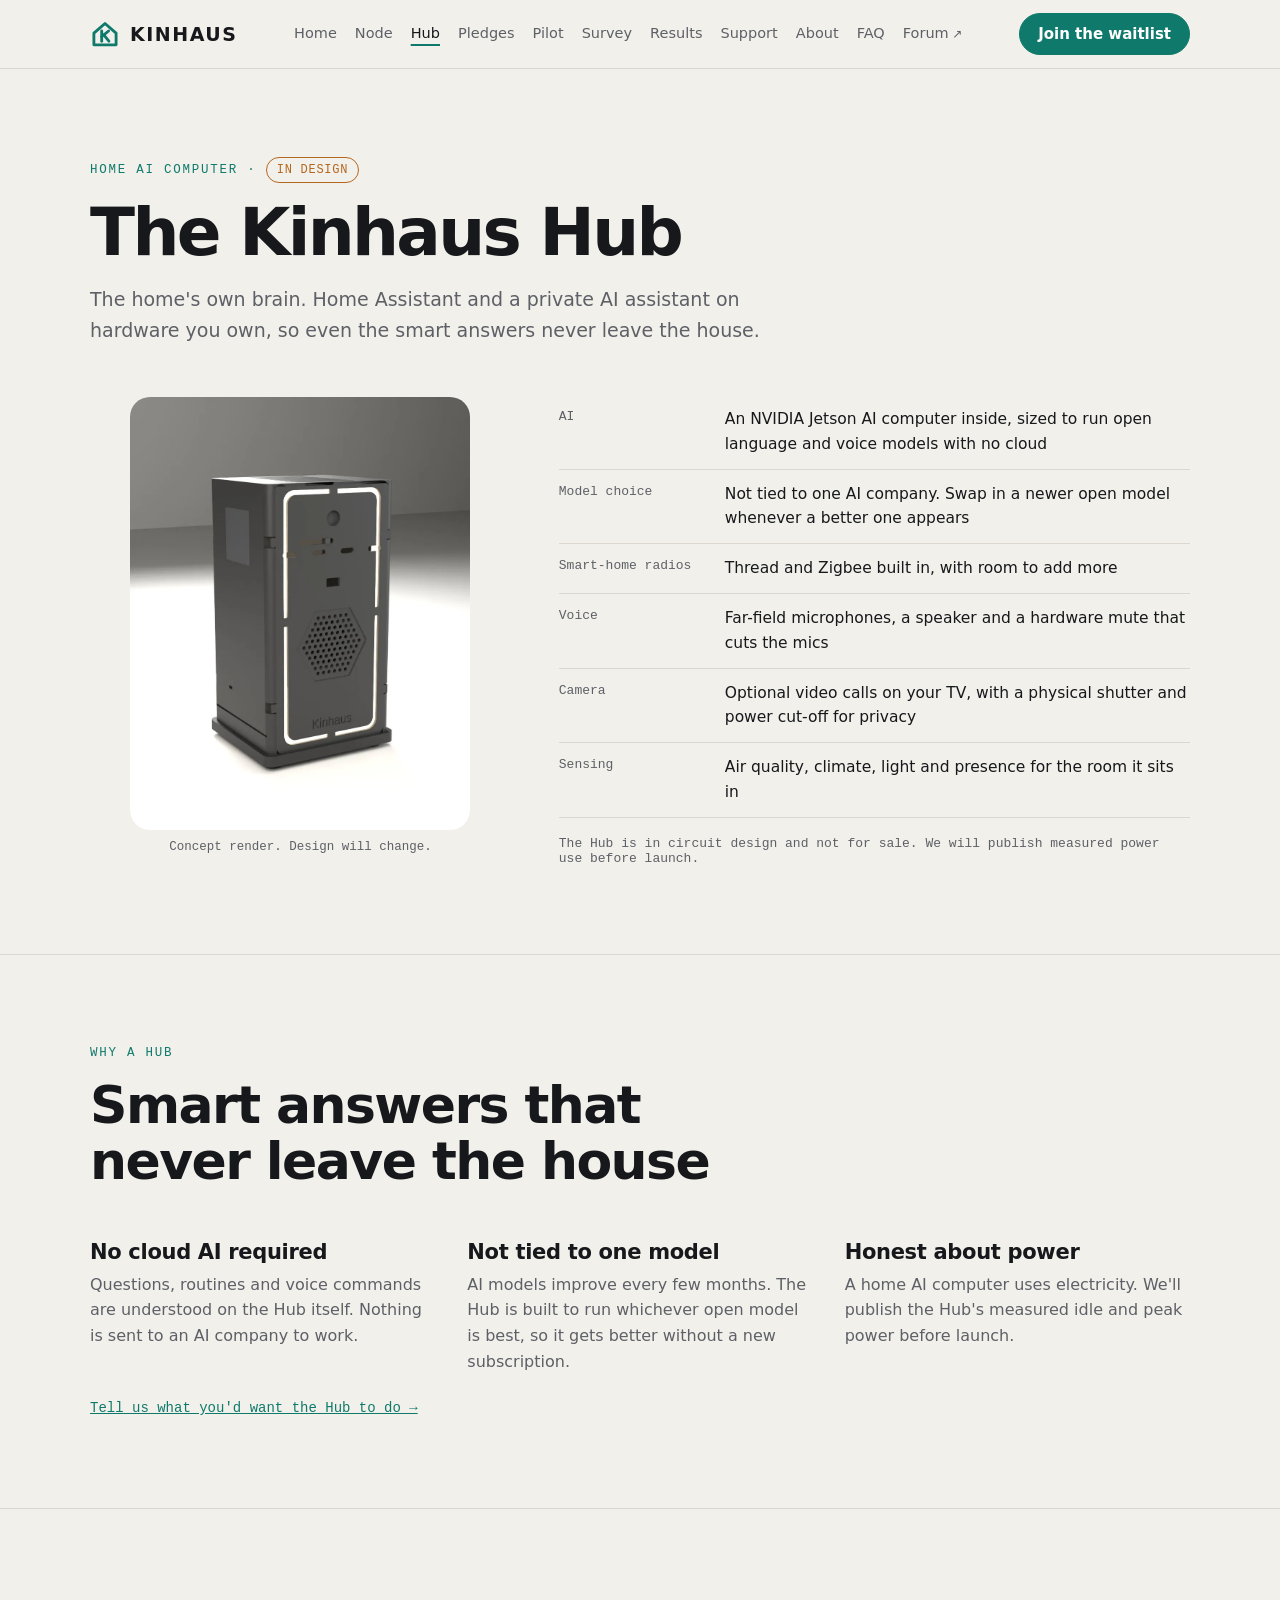
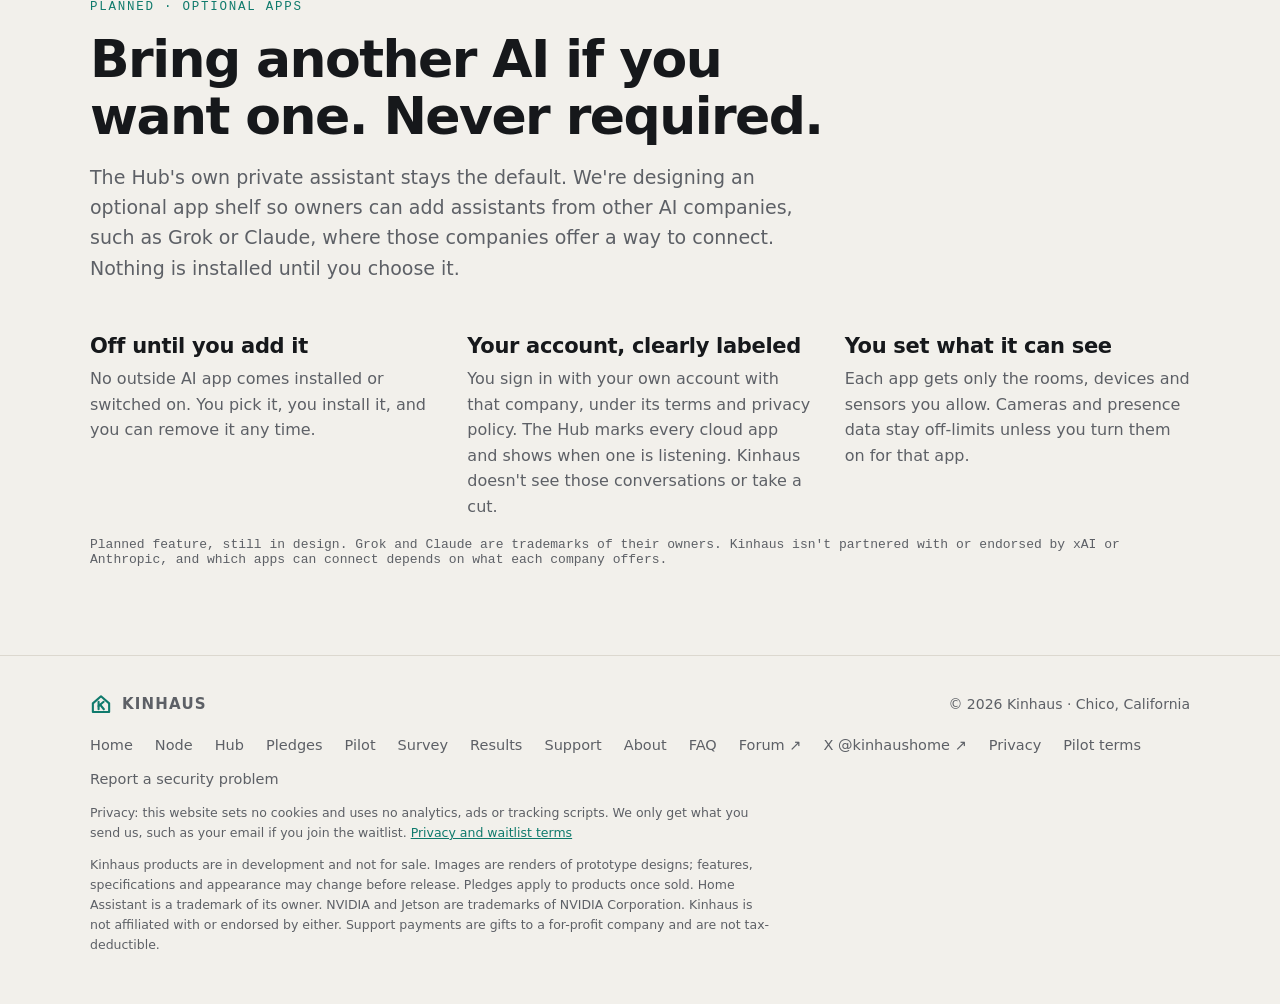
<file: hub.html>
<!doctype html>
<html lang="en">
<head>
<meta charset="utf-8">
<meta name="viewport" content="width=device-width, initial-scale=1, viewport-fit=cover">
<meta http-equiv="Content-Security-Policy" content="default-src 'none'; img-src 'self' data:; style-src 'self' 'unsafe-inline' https://fonts.googleapis.com; font-src https://fonts.gstatic.com; script-src 'self'; base-uri 'none'; form-action 'self'; connect-src 'self'; object-src 'none'; upgrade-insecure-requests">
<meta name="referrer" content="no-referrer">
<title>Hub · Kinhaus</title>
<meta name="description" content="The Kinhaus Hub (in design): Home Assistant and a private AI assistant running open models on an NVIDIA Jetson computer inside your home.">
<meta name="theme-color" content="#121315">
<link rel="icon" href="data:image/svg+xml,%3Csvg xmlns='http://www.w3.org/2000/svg' viewBox='0 0 100 100'%3E%3Crect width='100' height='100' rx='22' fill='%23121315'/%3E%3Cg fill='none' stroke='%232bb3a0' stroke-width='9.5' stroke-linecap='round' stroke-linejoin='round'%3E%3Cpath d='M13 47 L50 15 L87 47 V86 H13 Z'/%3E%3Cpath d='M39 40 V74'/%3E%3Cpath d='M39 59 L62 40'/%3E%3Cpath d='M46 53 L63 74'/%3E%3C/g%3E%3C/svg%3E">
<link rel="canonical" href="https://kinhaushome.com/hub.html">
<meta property="og:type" content="website">
<meta property="og:url" content="https://kinhaushome.com/hub.html">
<meta property="og:title" content="Hub · Kinhaus">
<meta property="og:description" content="The Kinhaus Hub (in design): Home Assistant and a private AI assistant running open models on an NVIDIA Jetson computer inside your home.">
<meta property="og:image" content="https://kinhaushome.com/img/og-card-v2.jpg">
<meta property="og:image:width" content="1200">
<meta property="og:image:height" content="630">
<meta property="og:image:alt" content="Kinhaus Node render in deep charcoal beside the Kinhaus wordmark">
<meta name="twitter:card" content="summary_large_image">
<link rel="preconnect" href="https://fonts.googleapis.com">
<link rel="preconnect" href="https://fonts.gstatic.com" crossorigin>
<link rel="stylesheet" href="https://fonts.googleapis.com/css2?family=Inter:wght@400;500;600;800;900&family=IBM+Plex+Mono:wght@400;500&display=swap">
<link rel="stylesheet" href="styles.css">
</head>
<body>
<a class="skip" href="#main">Skip to content</a>
<header class="top">
  <div class="wrap nav">
    <a class="brand" href="index.html" aria-label="Kinhaus home"><svg viewBox="0 0 100 100" fill="none" stroke="var(--teal)" stroke-width="9.5" stroke-linecap="round" stroke-linejoin="round" aria-hidden="true"><path d="M13 47 L50 15 L87 47 V86 H13 Z"/><path d="M39 40 V74"/><path d="M39 59 L62 40"/><path d="M46 53 L63 74"/></svg><span>KINHAUS</span></a>
    <nav aria-label="Main"><ul><li><a href="index.html">Home</a></li><li><a href="node.html">Node</a></li><li><a href="hub.html" aria-current="page">Hub</a></li><li><a href="pledges.html">Pledges</a></li><li><a href="pilot.html">Pilot</a></li><li><a href="survey.html">Survey</a></li><li><a href="results.html">Results</a></li><li><a href="support.html">Support</a></li><li><a href="about.html">About</a></li><li><a href="faq.html">FAQ</a></li><li><a class="ext" href="https://github.com/AceWood619/kinhaus-site/discussions" target="_blank" rel="noopener">Forum</a></li></ul></nav>
    <a class="btn" href="support.html#waitlist">Join the waitlist</a>
    <details class="menu"><summary aria-label="Open menu">Menu</summary><nav class="panel-nav" aria-label="Main"><a href="index.html">Home</a><a href="node.html">Node</a><a href="hub.html" aria-current="page">Hub</a><a href="pledges.html">Pledges</a><a href="pilot.html">Pilot</a><a href="survey.html">Survey</a><a href="results.html">Results</a><a href="support.html">Support</a><a href="about.html">About</a><a href="faq.html">FAQ</a><a href="https://github.com/AceWood619/kinhaus-site/discussions" target="_blank" rel="noopener">Community forum ↗</a><a class="btn" href="support.html#waitlist">Join the waitlist</a></nav></details>
  </div>
</header>
<main id="main">
<section id="hub" style="border-top:0">
    <div class="wrap">
      <p class="eyebrow">Home AI computer · <span class="chip next">In design</span></p>
      <h1 style="font-size:clamp(38px,5.6vw,66px);font-weight:900;letter-spacing:-0.04em;margin-block:14px 16px">The Kinhaus Hub</h1>
      <p class="lede">The home's own brain. Home Assistant and a private AI assistant on hardware you own, so even the smart answers never leave the house.</p>
      <div class="hub">
        <figure>
          <img src="img/hub-front.webp" alt="Kinhaus Hub concept render: a dark desk tower with a glowing halo frame, a round camera window and a hexagon speaker grille" width="943" height="1200" loading="lazy">
          <figcaption>Concept render. Design will change.</figcaption>
        </figure>
        <div>
          <ul class="spec-list">
            <li><span>AI</span>An NVIDIA Jetson AI computer inside, sized to run open language and voice models with no cloud</li>
            <li><span>Model choice</span>Not tied to one AI company. Swap in a newer open model whenever a better one appears</li>
            <li><span>Smart-home radios</span>Thread and Zigbee built in, with room to add more</li>
            <li><span>Voice</span>Far-field microphones, a speaker and a hardware mute that cuts the mics</li>
            <li><span>Camera</span>Optional video calls on your TV, with a physical shutter and power cut-off for privacy</li>
            <li><span>Sensing</span>Air quality, climate, light and presence for the room it sits in</li>
          </ul>
          <p class="fine">The Hub is in circuit design and not for sale. We will publish measured power use before launch.</p>
        </div>
      </div>
    </div>
  </section><section>
    <div class="wrap">
      <p class="eyebrow">Why a hub</p>
      <h2>Smart answers that never leave the house</h2>
      <div class="cols">
        <div><h3>No cloud AI required</h3><p>Questions, routines and voice commands are understood on the Hub itself. Nothing is sent to an AI company to work.</p></div>
        <div><h3>Not tied to one model</h3><p>AI models improve every few months. The Hub is built to run whichever open model is best, so it gets better without a new subscription.</p></div>
        <div><h3>Honest about power</h3><p>A home AI computer uses electricity. We'll publish the Hub's measured idle and peak power before launch.</p></div>
      </div>
      <a class="morelink" href="survey.html">Tell us what you'd want the Hub to do →</a>
    </div>
  </section><section id="apps">
    <div class="wrap">
      <p class="eyebrow">Planned · Optional apps</p>
      <h2>Bring another AI if you want one. Never required.</h2>
      <p class="lede">The Hub's own private assistant stays the default. We're designing an optional app shelf so owners can add assistants from other AI companies, such as Grok or Claude, where those companies offer a way to connect. Nothing is installed until you choose it.</p>
      <div class="cols">
        <div><h3>Off until you add it</h3><p>No outside AI app comes installed or switched on. You pick it, you install it, and you can remove it any time.</p></div>
        <div><h3>Your account, clearly labeled</h3><p>You sign in with your own account with that company, under its terms and privacy policy. The Hub marks every cloud app and shows when one is listening. Kinhaus doesn't see those conversations or take a cut.</p></div>
        <div><h3>You set what it can see</h3><p>Each app gets only the rooms, devices and sensors you allow. Cameras and presence data stay off-limits unless you turn them on for that app.</p></div>
      </div>
      <p class="fine">Planned feature, still in design. Grok and Claude are trademarks of their owners. Kinhaus isn't partnered with or endorsed by xAI or Anthropic, and which apps can connect depends on what each company offers.</p>
    </div>
  </section>
</main>
<footer>
  <div class="wrap">
    <div class="row">
      <span class="brand"><svg viewBox="0 0 100 100" fill="none" stroke="var(--teal)" stroke-width="9.5" stroke-linecap="round" stroke-linejoin="round" aria-hidden="true" style="width:22px;height:22px"><path d="M13 47 L50 15 L87 47 V86 H13 Z"/><path d="M39 40 V74"/><path d="M39 59 L62 40"/><path d="M46 53 L63 74"/></svg><span style="font-size:15px">KINHAUS</span></span>
      <span>© 2026 Kinhaus · Chico, California</span>
    </div>
    <nav class="flinks" aria-label="Footer"><a href="index.html">Home</a><a href="node.html">Node</a><a href="hub.html">Hub</a><a href="pledges.html">Pledges</a><a href="pilot.html">Pilot</a><a href="survey.html">Survey</a><a href="results.html">Results</a><a href="support.html">Support</a><a href="about.html">About</a><a href="faq.html">FAQ</a><a href="https://github.com/AceWood619/kinhaus-site/discussions" target="_blank" rel="noopener">Forum ↗</a><a href="https://x.com/kinhaushome" target="_blank" rel="noopener">X @kinhaushome ↗</a><a href="privacy.html">Privacy</a><a href="pilot-terms.html">Pilot terms</a><a href="pledges.html#security">Report a security problem</a></nav>
    <small>Privacy: this website sets no cookies and uses no analytics, ads or tracking scripts. We only get what you send us, such as your email if you join the waitlist. <a href="privacy.html">Privacy and waitlist terms</a></small>
    <small>Kinhaus products are in development and not for sale. Images are renders of prototype designs; features, specifications and appearance may change before release. Pledges apply to products once sold. Home Assistant is a trademark of its owner. NVIDIA and Jetson are trademarks of NVIDIA Corporation. Kinhaus is not affiliated with or endorsed by either. Support payments are gifts to a for-profit company and are not tax-deductible.</small>
  </div>
</footer>
<script src="site.js"></script>
</body>
</html>
</file>
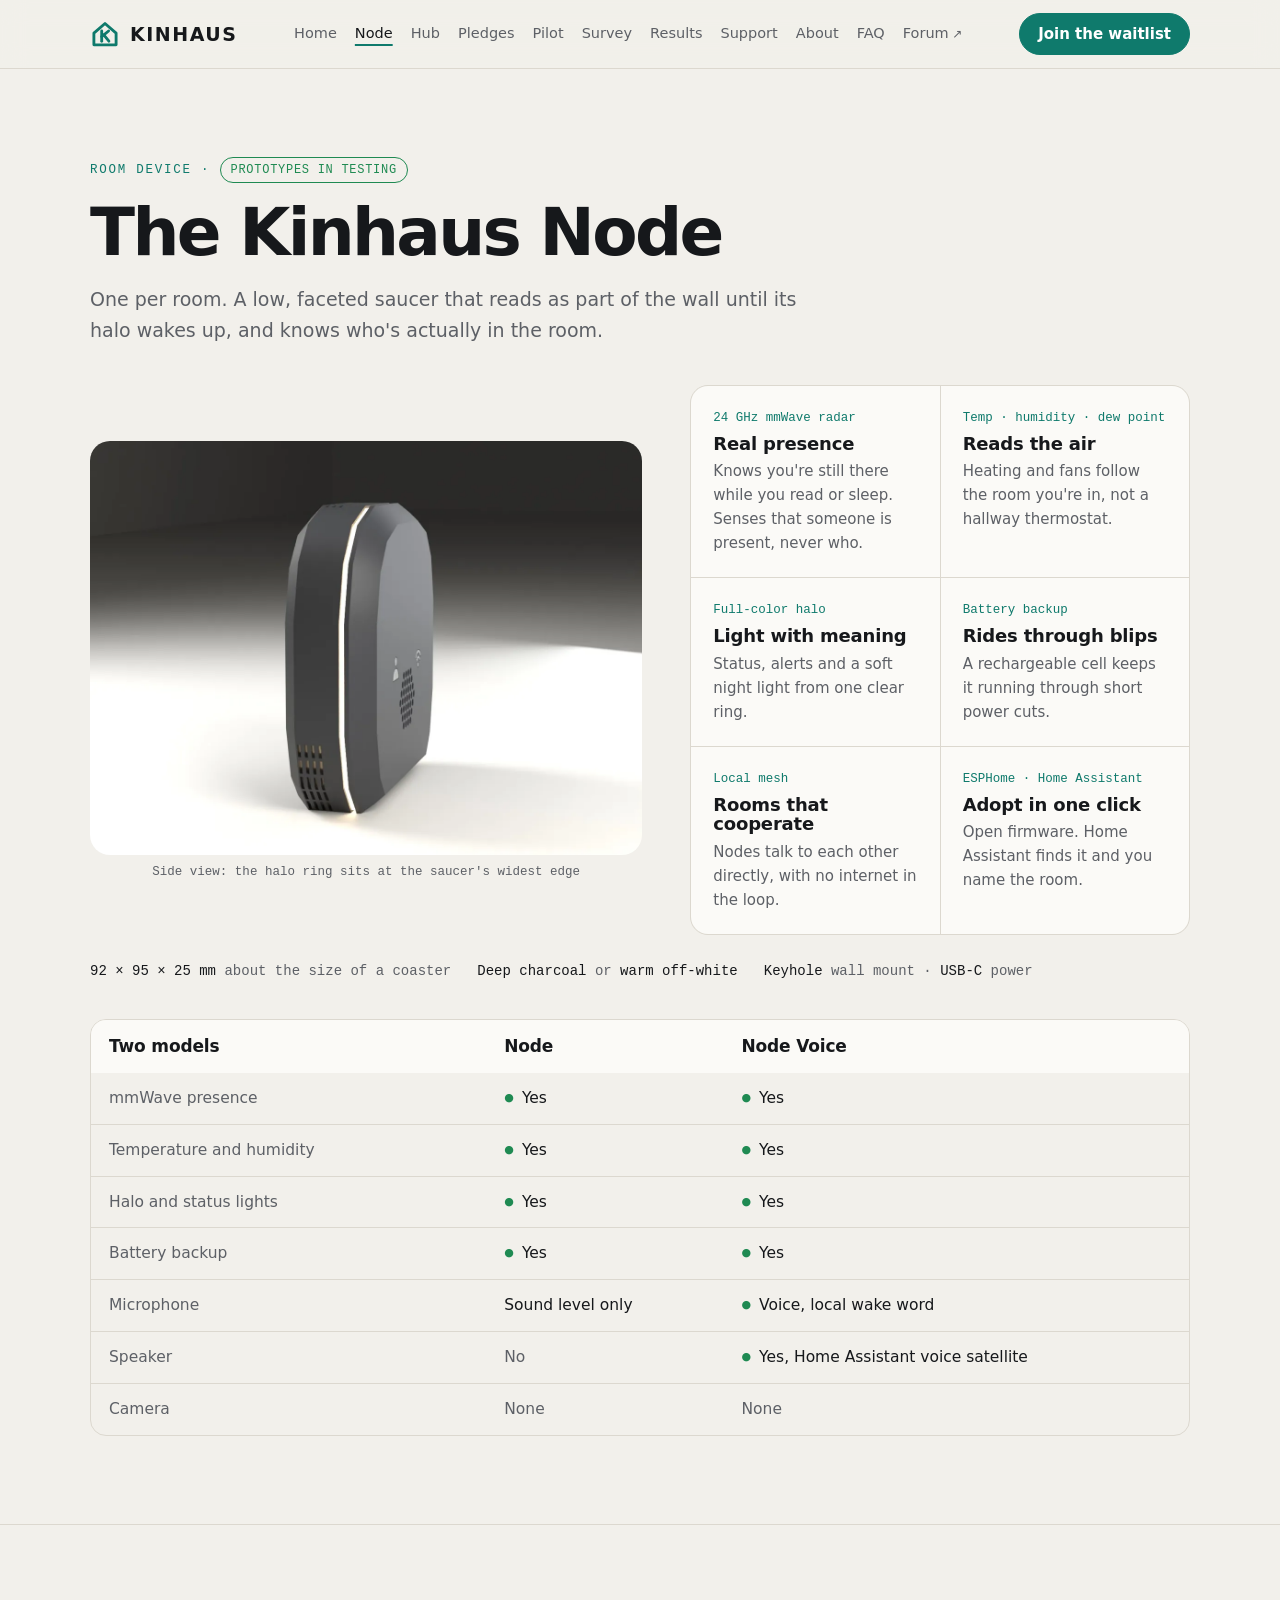
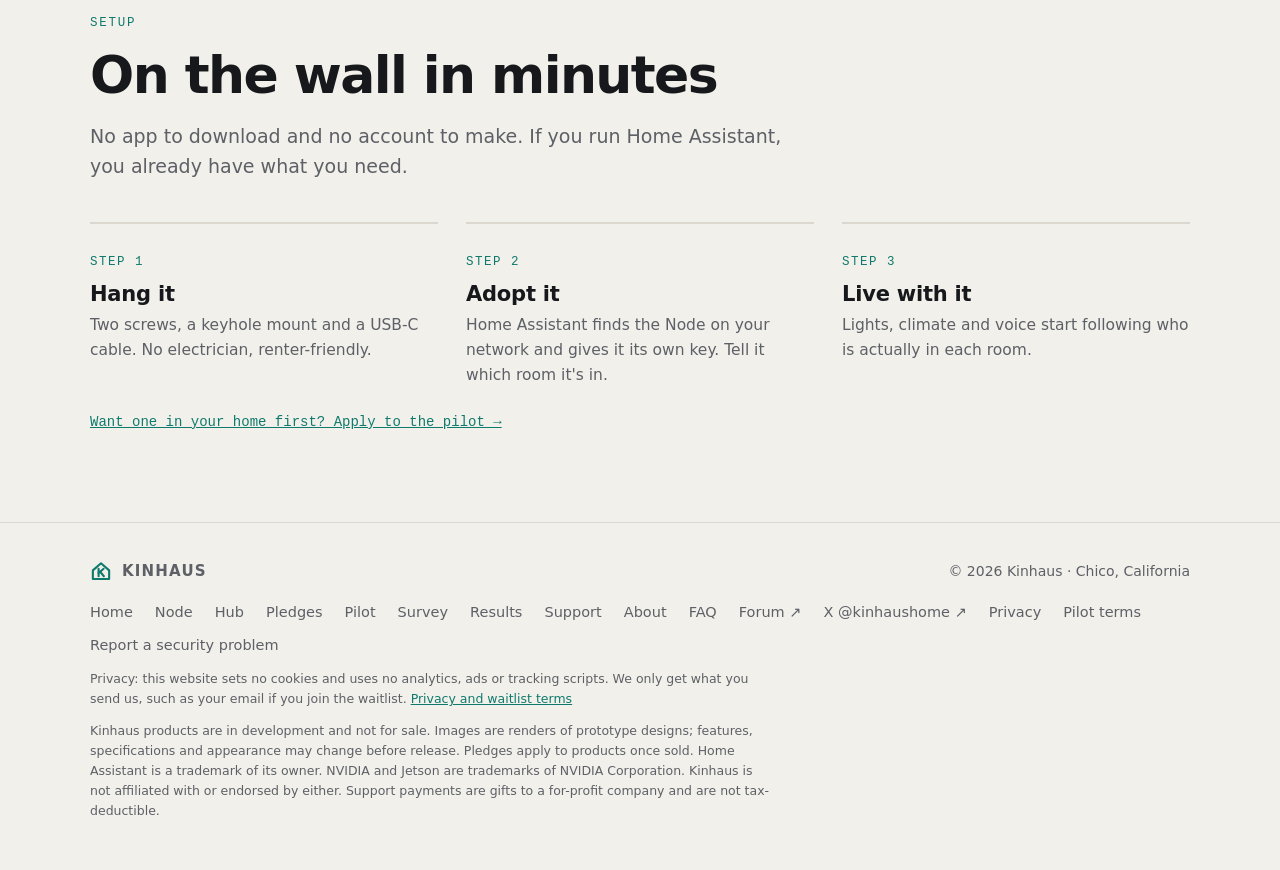
<file: node.html>
<!doctype html>
<html lang="en">
<head>
<meta charset="utf-8">
<meta name="viewport" content="width=device-width, initial-scale=1, viewport-fit=cover">
<meta http-equiv="Content-Security-Policy" content="default-src 'none'; img-src 'self' data:; style-src 'self' 'unsafe-inline' https://fonts.googleapis.com; font-src https://fonts.gstatic.com; script-src 'self'; base-uri 'none'; form-action 'self'; connect-src 'self'; object-src 'none'; upgrade-insecure-requests">
<meta name="referrer" content="no-referrer">
<title>Node · Kinhaus</title>
<meta name="description" content="The Kinhaus Node: a room device with mmWave presence, climate sensing, a halo light, battery backup and optional local voice. Built for Home Assistant. In development, not for sale yet.">
<meta name="theme-color" content="#121315">
<link rel="icon" href="data:image/svg+xml,%3Csvg xmlns='http://www.w3.org/2000/svg' viewBox='0 0 100 100'%3E%3Crect width='100' height='100' rx='22' fill='%23121315'/%3E%3Cg fill='none' stroke='%232bb3a0' stroke-width='9.5' stroke-linecap='round' stroke-linejoin='round'%3E%3Cpath d='M13 47 L50 15 L87 47 V86 H13 Z'/%3E%3Cpath d='M39 40 V74'/%3E%3Cpath d='M39 59 L62 40'/%3E%3Cpath d='M46 53 L63 74'/%3E%3C/g%3E%3C/svg%3E">
<link rel="canonical" href="https://kinhaushome.com/node.html">
<meta property="og:type" content="website">
<meta property="og:url" content="https://kinhaushome.com/node.html">
<meta property="og:title" content="Node · Kinhaus">
<meta property="og:description" content="The Kinhaus Node: a room device with mmWave presence, climate sensing, a halo light, battery backup and optional local voice. Built for Home Assistant. In development, not for sale yet.">
<meta property="og:image" content="https://kinhaushome.com/img/og-card-v2.jpg">
<meta property="og:image:width" content="1200">
<meta property="og:image:height" content="630">
<meta property="og:image:alt" content="Kinhaus Node render in deep charcoal beside the Kinhaus wordmark">
<meta name="twitter:card" content="summary_large_image">
<link rel="preconnect" href="https://fonts.googleapis.com">
<link rel="preconnect" href="https://fonts.gstatic.com" crossorigin>
<link rel="stylesheet" href="https://fonts.googleapis.com/css2?family=Inter:wght@400;500;600;800;900&family=IBM+Plex+Mono:wght@400;500&display=swap">
<link rel="stylesheet" href="styles.css">
</head>
<body>
<a class="skip" href="#main">Skip to content</a>
<header class="top">
  <div class="wrap nav">
    <a class="brand" href="index.html" aria-label="Kinhaus home"><svg viewBox="0 0 100 100" fill="none" stroke="var(--teal)" stroke-width="9.5" stroke-linecap="round" stroke-linejoin="round" aria-hidden="true"><path d="M13 47 L50 15 L87 47 V86 H13 Z"/><path d="M39 40 V74"/><path d="M39 59 L62 40"/><path d="M46 53 L63 74"/></svg><span>KINHAUS</span></a>
    <nav aria-label="Main"><ul><li><a href="index.html">Home</a></li><li><a href="node.html" aria-current="page">Node</a></li><li><a href="hub.html">Hub</a></li><li><a href="pledges.html">Pledges</a></li><li><a href="pilot.html">Pilot</a></li><li><a href="survey.html">Survey</a></li><li><a href="results.html">Results</a></li><li><a href="support.html">Support</a></li><li><a href="about.html">About</a></li><li><a href="faq.html">FAQ</a></li><li><a class="ext" href="https://github.com/AceWood619/kinhaus-site/discussions" target="_blank" rel="noopener">Forum</a></li></ul></nav>
    <a class="btn" href="support.html#waitlist">Join the waitlist</a>
    <details class="menu"><summary aria-label="Open menu">Menu</summary><nav class="panel-nav" aria-label="Main"><a href="index.html">Home</a><a href="node.html" aria-current="page">Node</a><a href="hub.html">Hub</a><a href="pledges.html">Pledges</a><a href="pilot.html">Pilot</a><a href="survey.html">Survey</a><a href="results.html">Results</a><a href="support.html">Support</a><a href="about.html">About</a><a href="faq.html">FAQ</a><a href="https://github.com/AceWood619/kinhaus-site/discussions" target="_blank" rel="noopener">Community forum ↗</a><a class="btn" href="support.html#waitlist">Join the waitlist</a></nav></details>
  </div>
</header>
<main id="main">
<section id="node" style="border-top:0">
    <div class="wrap">
      <p class="eyebrow">Room device · <span class="chip now">Prototypes in testing</span></p>
      <h1 style="font-size:clamp(38px,5.6vw,66px);font-weight:900;letter-spacing:-0.04em;margin-block:14px 16px">The Kinhaus Node</h1>
      <p class="lede">One per room. A low, faceted saucer that reads as part of the wall until its halo wakes up, and knows who's actually in the room.</p>
      <div class="anatomy">
        <figure>
          <img src="img/ov2-side.webp" alt="Side view of the Kinhaus Node showing the slim saucer profile and the clear halo ring at its widest edge" width="1200" height="900" loading="lazy">
          <figcaption>Side view: the halo ring sits at the saucer's widest edge</figcaption>
        </figure>
        <div class="features">
          <div class="feature"><span class="spec">24 GHz mmWave radar</span><h3>Real presence</h3><p>Knows you're still there while you read or sleep. Senses that someone is present, never who.</p></div>
          <div class="feature"><span class="spec">Temp · humidity · dew point</span><h3>Reads the air</h3><p>Heating and fans follow the room you're in, not a hallway thermostat.</p></div>
          <div class="feature"><span class="spec">Full-color halo</span><h3>Light with meaning</h3><p>Status, alerts and a soft night light from one clear ring.</p></div>
          <div class="feature"><span class="spec">Battery backup</span><h3>Rides through blips</h3><p>A rechargeable cell keeps it running through short power cuts.</p></div>
          <div class="feature"><span class="spec">Local mesh</span><h3>Rooms that cooperate</h3><p>Nodes talk to each other directly, with no internet in the loop.</p></div>
          <div class="feature"><span class="spec">ESPHome · Home Assistant</span><h3>Adopt in one click</h3><p>Open firmware. Home Assistant finds it and you name the room.</p></div>
        </div>
      </div>
      <div class="dims"><span><b>92 × 95 × 25 mm</b> about the size of a coaster</span><span><b>Deep charcoal</b> or <b>warm off-white</b></span><span><b>Keyhole</b> wall mount · <b>USB-C</b> power</span></div>
      <div class="table-wrap">
        <table>
          <thead><tr><th scope="col">Two models</th><th scope="col">Node</th><th scope="col">Node Voice</th></tr></thead>
          <tbody>
            <tr><th scope="row">mmWave presence</th><td class="yes">Yes</td><td class="yes">Yes</td></tr>
            <tr><th scope="row">Temperature and humidity</th><td class="yes">Yes</td><td class="yes">Yes</td></tr>
            <tr><th scope="row">Halo and status lights</th><td class="yes">Yes</td><td class="yes">Yes</td></tr>
            <tr><th scope="row">Battery backup</th><td class="yes">Yes</td><td class="yes">Yes</td></tr>
            <tr><th scope="row">Microphone</th><td>Sound level only</td><td class="yes">Voice, local wake word</td></tr>
            <tr><th scope="row">Speaker</th><td class="no">No</td><td class="yes">Yes, Home Assistant voice satellite</td></tr>
            <tr><th scope="row">Camera</th><td class="no">None</td><td class="no">None</td></tr>
          </tbody>
        </table>
      </div>
    </div>
  </section><section>
    <div class="wrap">
      <p class="eyebrow">Setup</p>
      <h2>On the wall in minutes</h2>
      <p class="lede">No app to download and no account to make. If you run Home Assistant, you already have what you need.</p>
      <ol class="steps">
        <li><h3>Hang it</h3><p>Two screws, a keyhole mount and a USB-C cable. No electrician, renter-friendly.</p></li>
        <li><h3>Adopt it</h3><p>Home Assistant finds the Node on your network and gives it its own key. Tell it which room it's in.</p></li>
        <li><h3>Live with it</h3><p>Lights, climate and voice start following who is actually in each room.</p></li>
      </ol>
      <a class="morelink" href="pilot.html">Want one in your home first? Apply to the pilot →</a>
    </div>
  </section>
</main>
<footer>
  <div class="wrap">
    <div class="row">
      <span class="brand"><svg viewBox="0 0 100 100" fill="none" stroke="var(--teal)" stroke-width="9.5" stroke-linecap="round" stroke-linejoin="round" aria-hidden="true" style="width:22px;height:22px"><path d="M13 47 L50 15 L87 47 V86 H13 Z"/><path d="M39 40 V74"/><path d="M39 59 L62 40"/><path d="M46 53 L63 74"/></svg><span style="font-size:15px">KINHAUS</span></span>
      <span>© 2026 Kinhaus · Chico, California</span>
    </div>
    <nav class="flinks" aria-label="Footer"><a href="index.html">Home</a><a href="node.html">Node</a><a href="hub.html">Hub</a><a href="pledges.html">Pledges</a><a href="pilot.html">Pilot</a><a href="survey.html">Survey</a><a href="results.html">Results</a><a href="support.html">Support</a><a href="about.html">About</a><a href="faq.html">FAQ</a><a href="https://github.com/AceWood619/kinhaus-site/discussions" target="_blank" rel="noopener">Forum ↗</a><a href="https://x.com/kinhaushome" target="_blank" rel="noopener">X @kinhaushome ↗</a><a href="privacy.html">Privacy</a><a href="pilot-terms.html">Pilot terms</a><a href="pledges.html#security">Report a security problem</a></nav>
    <small>Privacy: this website sets no cookies and uses no analytics, ads or tracking scripts. We only get what you send us, such as your email if you join the waitlist. <a href="privacy.html">Privacy and waitlist terms</a></small>
    <small>Kinhaus products are in development and not for sale. Images are renders of prototype designs; features, specifications and appearance may change before release. Pledges apply to products once sold. Home Assistant is a trademark of its owner. NVIDIA and Jetson are trademarks of NVIDIA Corporation. Kinhaus is not affiliated with or endorsed by either. Support payments are gifts to a for-profit company and are not tax-deductible.</small>
  </div>
</footer>
<script src="site.js"></script>
</body>
</html>
</file>
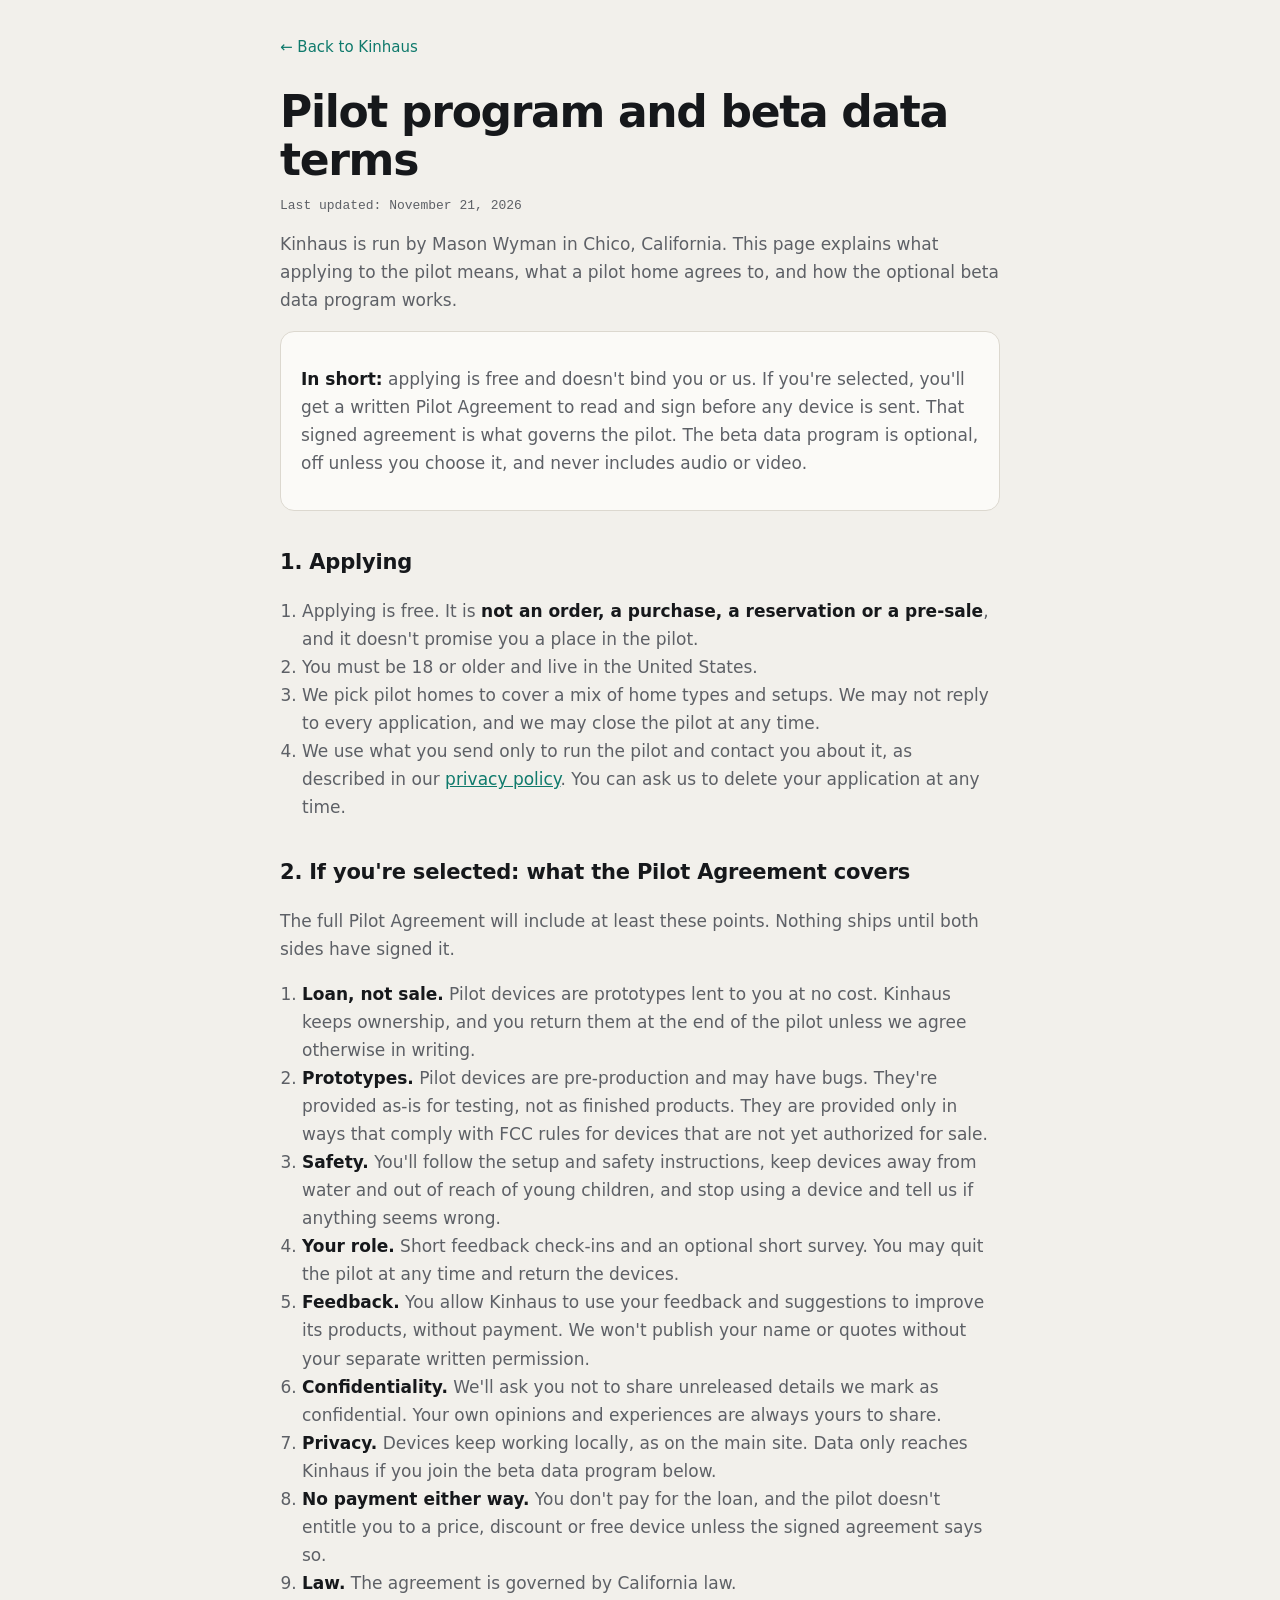
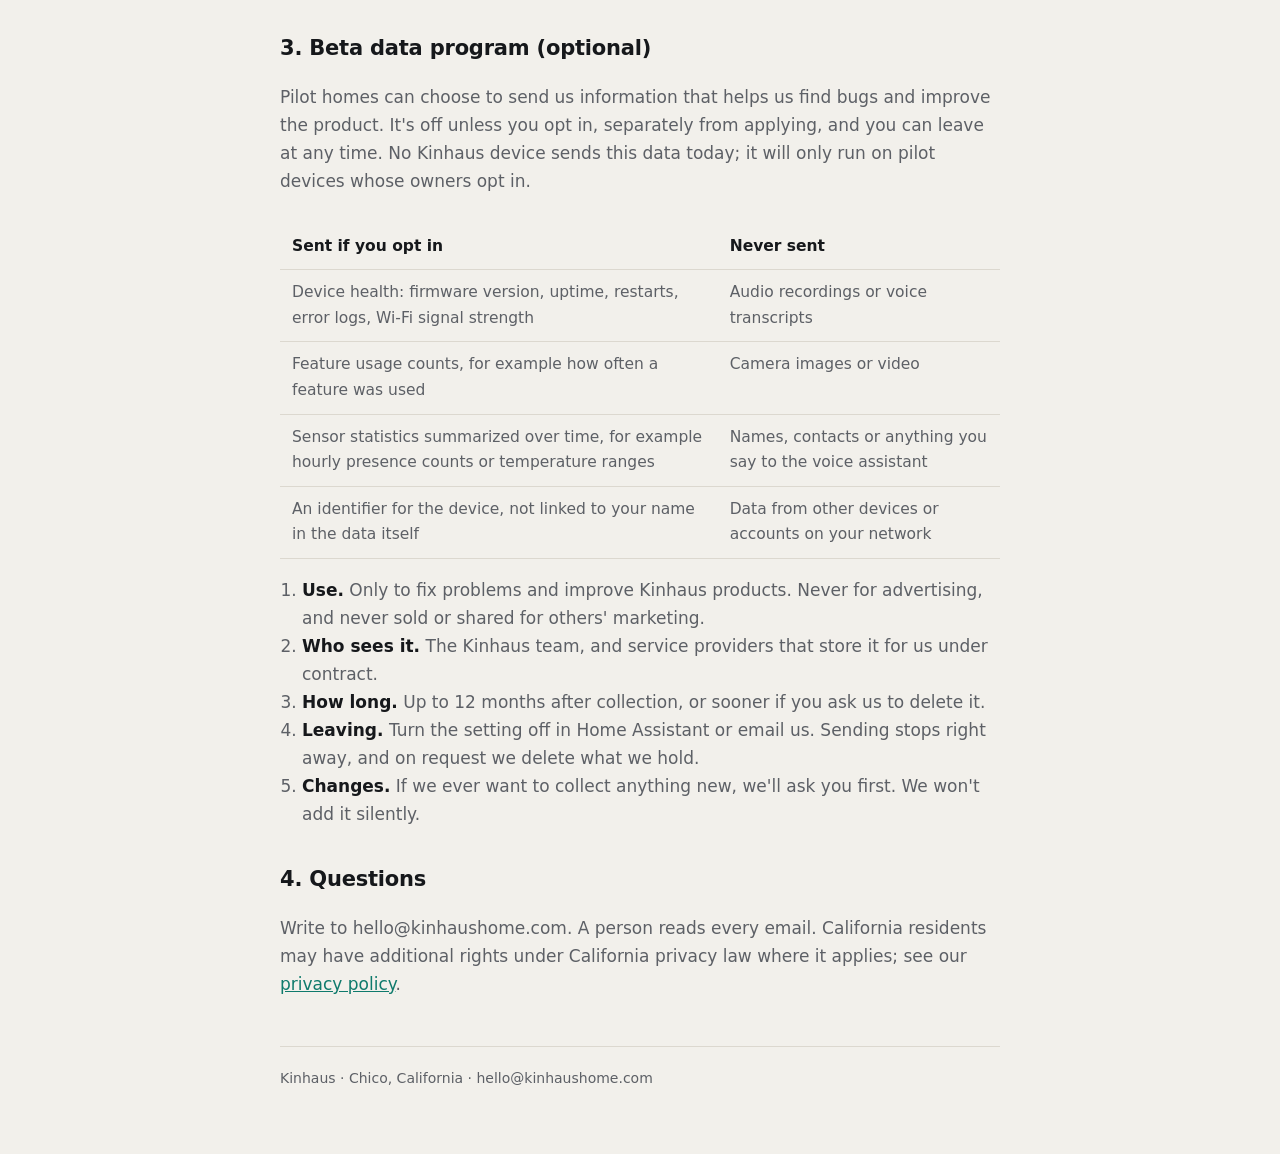
<file: pilot-terms.html>
<!doctype html><html lang="en"><head><meta charset="utf-8"><meta name="viewport" content="width=device-width, initial-scale=1">
<meta http-equiv="Content-Security-Policy" content="default-src 'none'; style-src 'unsafe-inline'; img-src data:; base-uri 'none'; form-action 'none'; object-src 'none'">
<meta name="referrer" content="no-referrer">
<title>Pilot program and beta data terms · Kinhaus</title>
<meta name="description" content="How the Kinhaus pilot home program works, what applying means, and the optional beta data program.">
<meta name="theme-color" content="#121315">
<link rel="icon" href="data:image/svg+xml,%3Csvg xmlns='http://www.w3.org/2000/svg' viewBox='0 0 100 100'%3E%3Crect width='100' height='100' rx='22' fill='%23121315'/%3E%3Cg fill='none' stroke='%232bb3a0' stroke-width='9.5' stroke-linecap='round' stroke-linejoin='round'%3E%3Cpath d='M13 47 L50 15 L87 47 V86 H13 Z'/%3E%3Cpath d='M39 40 V74'/%3E%3Cpath d='M39 59 L62 40'/%3E%3Cpath d='M46 53 L63 74'/%3E%3C/g%3E%3C/svg%3E">
<style>
:root { --bg:#121315; --bg-2:#1a1c1f; --line:#2a2d31; --fg:#ecebe6; --muted:#9a9c9f; --teal:#2bb3a0; color-scheme: dark; }
@media (prefers-color-scheme: light) { :root { --bg:#f2f0eb; --bg-2:#fbfaf7; --line:#dcd8cf; --fg:#16181b; --muted:#5d6066; --teal:#0f7a6c; color-scheme: light; } }
* { box-sizing: border-box; }
body { margin: 0; background: var(--bg); color: var(--fg); font: 17px/1.65 "Inter", "Segoe UI", system-ui, sans-serif; -webkit-font-smoothing: antialiased; }
.wrap { max-width: 760px; margin: 0 auto; padding: 32px max(20px, env(safe-area-inset-right, 0px)) 64px max(20px, env(safe-area-inset-left, 0px)); }
a { color: var(--teal); }
h1 { font-size: clamp(30px, 6vw, 44px); line-height: 1.1; letter-spacing: -0.03em; margin: 28px 0 8px; }
h2 { font-size: 21px; letter-spacing: -0.01em; margin: 34px 0 6px; }
p, li { color: var(--muted); } p strong, li strong { color: var(--fg); }
.date { font: 13px ui-monospace, Menlo, monospace; color: var(--muted); }
.back { font-size: 15px; text-decoration: none; }
ol, ul { padding-left: 22px; }
.box { border: 1px solid var(--line); background: var(--bg-2); border-radius: 14px; padding: 16px 20px; margin-top: 16px; }
table { border-collapse: collapse; width: 100%; font-size: 15.5px; margin-top: 12px; }
th, td { text-align: left; padding: 10px 12px; border-bottom: 1px solid var(--line); vertical-align: top; }
th { color: var(--fg); }
td { color: var(--muted); }
.tw { overflow-x: auto; }
footer { border-top: 1px solid var(--line); margin-top: 48px; padding-top: 20px; font-size: 14px; color: var(--muted); }
</style></head><body><div class="wrap">
<a class="back" href="pilot.html">← Back to Kinhaus</a>
<h1>Pilot program and beta data terms</h1>
<p class="date">Last updated: November 21, 2026</p>

<p>Kinhaus is run by Mason Wyman in Chico, California. This page explains what applying to the pilot means, what a pilot home agrees to, and how the optional beta data program works.</p>

<div class="box"><p><strong>In short:</strong> applying is free and doesn't bind you or us. If you're selected, you'll get a written Pilot Agreement to read and sign before any device is sent. That signed agreement is what governs the pilot. The beta data program is optional, off unless you choose it, and never includes audio or video.</p></div>

<h2>1. Applying</h2>
<ol>
  <li>Applying is free. It is <strong>not an order, a purchase, a reservation or a pre-sale</strong>, and it doesn't promise you a place in the pilot.</li>
  <li>You must be 18 or older and live in the United States.</li>
  <li>We pick pilot homes to cover a mix of home types and setups. We may not reply to every application, and we may close the pilot at any time.</li>
  <li>We use what you send only to run the pilot and contact you about it, as described in our <a href="privacy.html">privacy policy</a>. You can ask us to delete your application at any time.</li>
</ol>

<h2>2. If you're selected: what the Pilot Agreement covers</h2>
<p>The full Pilot Agreement will include at least these points. Nothing ships until both sides have signed it.</p>
<ol>
  <li><strong>Loan, not sale.</strong> Pilot devices are prototypes lent to you at no cost. Kinhaus keeps ownership, and you return them at the end of the pilot unless we agree otherwise in writing.</li>
  <li><strong>Prototypes.</strong> Pilot devices are pre-production and may have bugs. They're provided as-is for testing, not as finished products. They are provided only in ways that comply with FCC rules for devices that are not yet authorized for sale.</li>
  <li><strong>Safety.</strong> You'll follow the setup and safety instructions, keep devices away from water and out of reach of young children, and stop using a device and tell us if anything seems wrong.</li>
  <li><strong>Your role.</strong> Short feedback check-ins and an optional short survey. You may quit the pilot at any time and return the devices.</li>
  <li><strong>Feedback.</strong> You allow Kinhaus to use your feedback and suggestions to improve its products, without payment. We won't publish your name or quotes without your separate written permission.</li>
  <li><strong>Confidentiality.</strong> We'll ask you not to share unreleased details we mark as confidential. Your own opinions and experiences are always yours to share.</li>
  <li><strong>Privacy.</strong> Devices keep working locally, as on the main site. Data only reaches Kinhaus if you join the beta data program below.</li>
  <li><strong>No payment either way.</strong> You don't pay for the loan, and the pilot doesn't entitle you to a price, discount or free device unless the signed agreement says so.</li>
  <li><strong>Law.</strong> The agreement is governed by California law.</li>
</ol>

<h2 id="beta-data">3. Beta data program (optional)</h2>
<p>Pilot homes can choose to send us information that helps us find bugs and improve the product. It's off unless you opt in, separately from applying, and you can leave at any time. No Kinhaus device sends this data today; it will only run on pilot devices whose owners opt in.</p>
<div class="tw"><table>
  <thead><tr><th>Sent if you opt in</th><th>Never sent</th></tr></thead>
  <tbody>
    <tr><td>Device health: firmware version, uptime, restarts, error logs, Wi-Fi signal strength</td><td>Audio recordings or voice transcripts</td></tr>
    <tr><td>Feature usage counts, for example how often a feature was used</td><td>Camera images or video</td></tr>
    <tr><td>Sensor statistics summarized over time, for example hourly presence counts or temperature ranges</td><td>Names, contacts or anything you say to the voice assistant</td></tr>
    <tr><td>An identifier for the device, not linked to your name in the data itself</td><td>Data from other devices or accounts on your network</td></tr>
  </tbody>
</table></div>
<ol>
  <li><strong>Use.</strong> Only to fix problems and improve Kinhaus products. Never for advertising, and never sold or shared for others' marketing.</li>
  <li><strong>Who sees it.</strong> The Kinhaus team, and service providers that store it for us under contract.</li>
  <li><strong>How long.</strong> Up to 12 months after collection, or sooner if you ask us to delete it.</li>
  <li><strong>Leaving.</strong> Turn the setting off in Home Assistant or email us. Sending stops right away, and on request we delete what we hold.</li>
  <li><strong>Changes.</strong> If we ever want to collect anything new, we'll ask you first. We won't add it silently.</li>
</ol>

<h2>4. Questions</h2>
<p>Write to hello@kinhaushome.com. A person reads every email. California residents may have additional rights under California privacy law where it applies; see our <a href="privacy.html">privacy policy</a>.</p>

<footer>Kinhaus · Chico, California · hello@kinhaushome.com</footer>
</div></body></html>
</file>
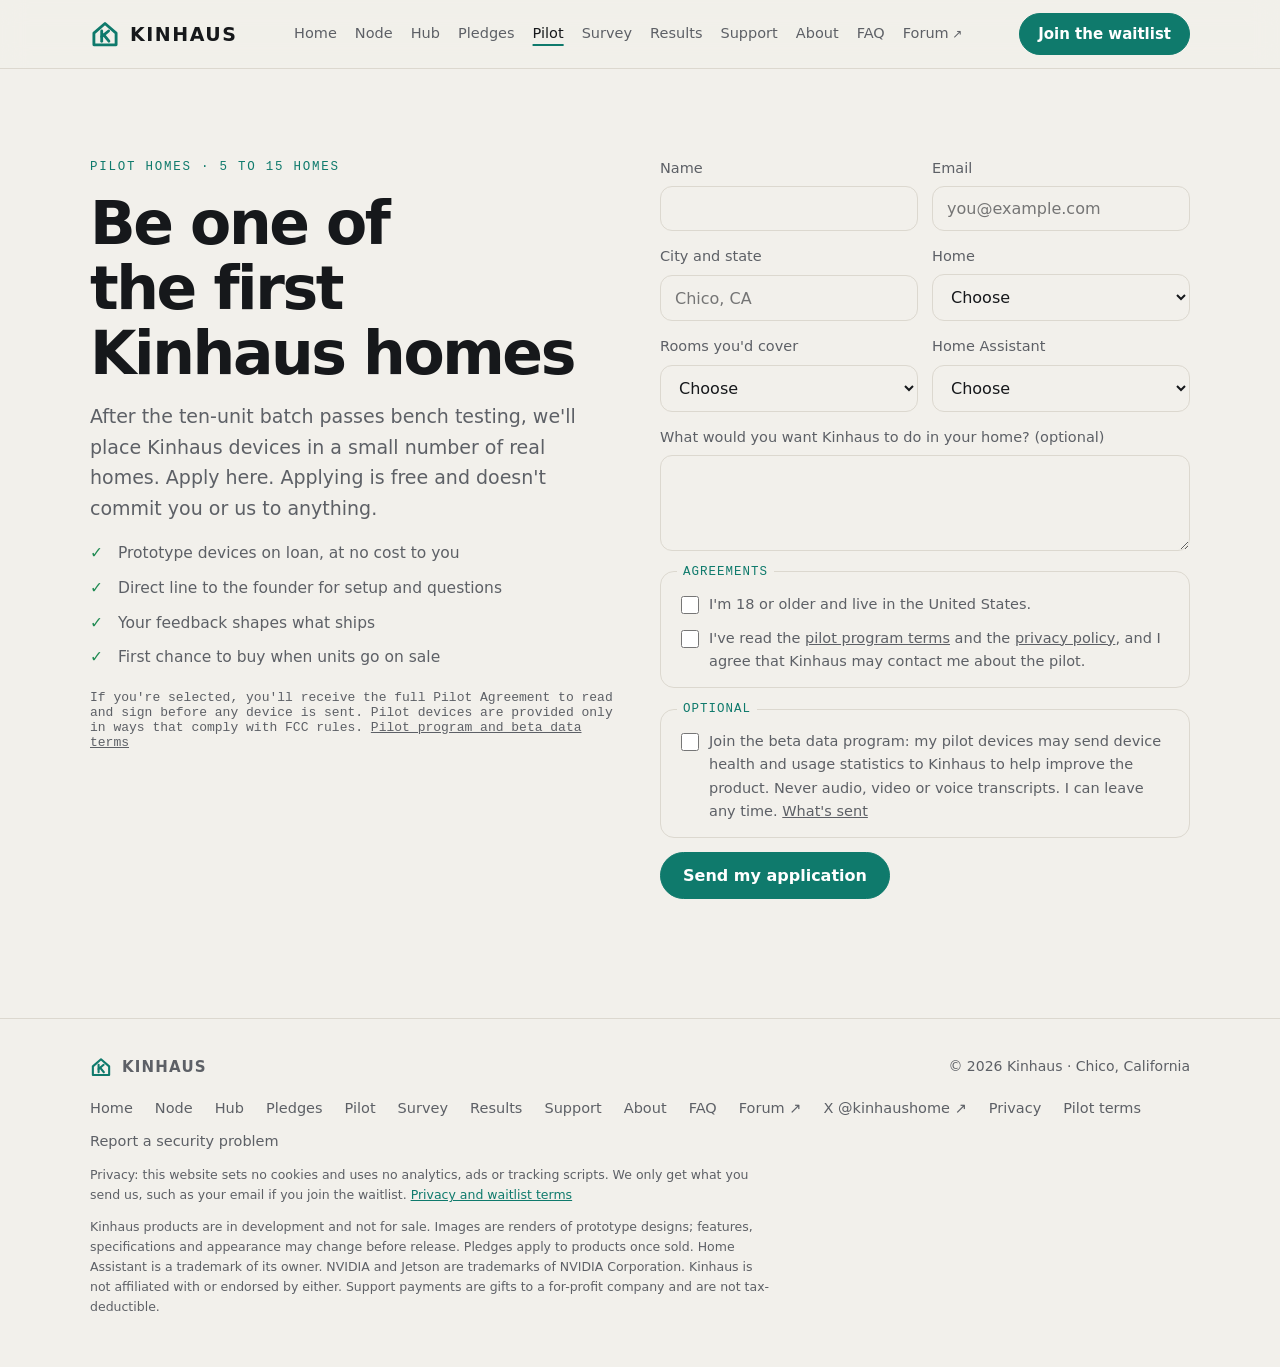
<file: pilot.html>
<!doctype html>
<html lang="en">
<head>
<meta charset="utf-8">
<meta name="viewport" content="width=device-width, initial-scale=1, viewport-fit=cover">
<meta http-equiv="Content-Security-Policy" content="default-src 'none'; img-src 'self' data:; style-src 'self' 'unsafe-inline' https://fonts.googleapis.com; font-src https://fonts.gstatic.com; script-src 'self'; base-uri 'none'; form-action 'self'; connect-src 'self'; object-src 'none'; upgrade-insecure-requests">
<meta name="referrer" content="no-referrer">
<title>Pilot homes · Kinhaus</title>
<meta name="description" content="Apply to be one of 5 to 15 Kinhaus pilot homes. Prototype devices on loan at no cost, with an optional beta data program.">
<meta name="theme-color" content="#121315">
<link rel="icon" href="data:image/svg+xml,%3Csvg xmlns='http://www.w3.org/2000/svg' viewBox='0 0 100 100'%3E%3Crect width='100' height='100' rx='22' fill='%23121315'/%3E%3Cg fill='none' stroke='%232bb3a0' stroke-width='9.5' stroke-linecap='round' stroke-linejoin='round'%3E%3Cpath d='M13 47 L50 15 L87 47 V86 H13 Z'/%3E%3Cpath d='M39 40 V74'/%3E%3Cpath d='M39 59 L62 40'/%3E%3Cpath d='M46 53 L63 74'/%3E%3C/g%3E%3C/svg%3E">
<link rel="canonical" href="https://kinhaushome.com/pilot.html">
<meta property="og:type" content="website">
<meta property="og:url" content="https://kinhaushome.com/pilot.html">
<meta property="og:title" content="Pilot homes · Kinhaus">
<meta property="og:description" content="Apply to be one of 5 to 15 Kinhaus pilot homes. Prototype devices on loan at no cost, with an optional beta data program.">
<meta property="og:image" content="https://kinhaushome.com/img/og-card-v2.jpg">
<meta property="og:image:width" content="1200">
<meta property="og:image:height" content="630">
<meta property="og:image:alt" content="Kinhaus Node render in deep charcoal beside the Kinhaus wordmark">
<meta name="twitter:card" content="summary_large_image">
<link rel="preconnect" href="https://fonts.googleapis.com">
<link rel="preconnect" href="https://fonts.gstatic.com" crossorigin>
<link rel="stylesheet" href="https://fonts.googleapis.com/css2?family=Inter:wght@400;500;600;800;900&family=IBM+Plex+Mono:wght@400;500&display=swap">
<link rel="stylesheet" href="styles.css">
</head>
<body>
<a class="skip" href="#main">Skip to content</a>
<header class="top">
  <div class="wrap nav">
    <a class="brand" href="index.html" aria-label="Kinhaus home"><svg viewBox="0 0 100 100" fill="none" stroke="var(--teal)" stroke-width="9.5" stroke-linecap="round" stroke-linejoin="round" aria-hidden="true"><path d="M13 47 L50 15 L87 47 V86 H13 Z"/><path d="M39 40 V74"/><path d="M39 59 L62 40"/><path d="M46 53 L63 74"/></svg><span>KINHAUS</span></a>
    <nav aria-label="Main"><ul><li><a href="index.html">Home</a></li><li><a href="node.html">Node</a></li><li><a href="hub.html">Hub</a></li><li><a href="pledges.html">Pledges</a></li><li><a href="pilot.html" aria-current="page">Pilot</a></li><li><a href="survey.html">Survey</a></li><li><a href="results.html">Results</a></li><li><a href="support.html">Support</a></li><li><a href="about.html">About</a></li><li><a href="faq.html">FAQ</a></li><li><a class="ext" href="https://github.com/AceWood619/kinhaus-site/discussions" target="_blank" rel="noopener">Forum</a></li></ul></nav>
    <a class="btn" href="support.html#waitlist">Join the waitlist</a>
    <details class="menu"><summary aria-label="Open menu">Menu</summary><nav class="panel-nav" aria-label="Main"><a href="index.html">Home</a><a href="node.html">Node</a><a href="hub.html">Hub</a><a href="pledges.html">Pledges</a><a href="pilot.html" aria-current="page">Pilot</a><a href="survey.html">Survey</a><a href="results.html">Results</a><a href="support.html">Support</a><a href="about.html">About</a><a href="faq.html">FAQ</a><a href="https://github.com/AceWood619/kinhaus-site/discussions" target="_blank" rel="noopener">Community forum ↗</a><a class="btn" href="support.html#waitlist">Join the waitlist</a></nav></details>
  </div>
</header>
<main id="main">
<section id="pilot" style="border-top:0">
    <div class="wrap pilot-grid">
      <div>
        <p class="eyebrow">Pilot homes · 5 to 15 homes</p>
        <h1 style="font-size:clamp(36px,5vw,60px);font-weight:900;letter-spacing:-0.04em;margin-block:14px 16px">Be one of the first Kinhaus homes</h1>
        <p class="lede">After the ten-unit batch passes bench testing, we'll place Kinhaus devices in a small number of real homes. Apply here. Applying is free and doesn't commit you or us to anything.</p>
        <ul class="gets">
          <li>Prototype devices on loan, at no cost to you</li>
          <li>Direct line to the founder for setup and questions</li>
          <li>Your feedback shapes what ships</li>
          <li>First chance to buy when units go on sale</li>
        </ul>
        <p class="fine" style="margin-top:20px">If you're selected, you'll receive the full Pilot Agreement to read and sign before any device is sent. Pilot devices are provided only in ways that comply with FCC rules. <a href="pilot-terms.html">Pilot program and beta data terms</a></p>
      </div>
      <form class="wl" id="plForm" novalidate>
        <div class="row2">
          <label class="f">Name<input type="text" id="plName" autocomplete="name" required></label>
          <label class="f">Email<input type="email" id="plEmail" autocomplete="email" required placeholder="you@example.com"></label>
        </div>
        <div class="row2">
          <label class="f">City and state<input type="text" id="plCity" autocomplete="address-level2" required placeholder="Chico, CA"></label>
          <label class="f">Home
            <select id="plHome"><option value="">Choose</option><option>House, own</option><option>House, rent</option><option>Apartment or condo, own</option><option>Apartment or condo, rent</option></select>
          </label>
        </div>
        <div class="row2">
          <label class="f">Rooms you'd cover
            <select id="plRooms"><option value="">Choose</option><option>1 to 2</option><option>3 to 4</option><option>5 or more</option></select>
          </label>
          <label class="f">Home Assistant
            <select id="plHa"><option value="">Choose</option><option>Running it now</option><option>Willing to set it up</option><option>Not sure</option></select>
          </label>
        </div>
        <label class="f">What would you want Kinhaus to do in your home? (optional)<textarea id="plWhy"></textarea></label>
        <fieldset>
          <legend>Agreements</legend>
          <label class="consent"><input type="checkbox" id="plAdult" required><span>I'm 18 or older and live in the United States.</span></label>
          <label class="consent"><input type="checkbox" id="plTerms" required><span>I've read the <a href="pilot-terms.html">pilot program terms</a> and the <a href="privacy.html">privacy policy</a>, and I agree that Kinhaus may contact me about the pilot.</span></label>
        </fieldset>
        <fieldset>
          <legend>Optional</legend>
          <label class="consent"><input type="checkbox" id="plBeta"><span>Join the beta data program: my pilot devices may send device health and usage statistics to Kinhaus to help improve the product. Never audio, video or voice transcripts. I can leave any time. <a href="pilot-terms.html#beta-data">What's sent</a></span></label>
        </fieldset>
        <button class="btn" type="submit">Send my application</button>
        <p class="wl-msg" id="plMsg" aria-live="polite"></p>
      </form>
    </div>
  </section>
</main>
<footer>
  <div class="wrap">
    <div class="row">
      <span class="brand"><svg viewBox="0 0 100 100" fill="none" stroke="var(--teal)" stroke-width="9.5" stroke-linecap="round" stroke-linejoin="round" aria-hidden="true" style="width:22px;height:22px"><path d="M13 47 L50 15 L87 47 V86 H13 Z"/><path d="M39 40 V74"/><path d="M39 59 L62 40"/><path d="M46 53 L63 74"/></svg><span style="font-size:15px">KINHAUS</span></span>
      <span>© 2026 Kinhaus · Chico, California</span>
    </div>
    <nav class="flinks" aria-label="Footer"><a href="index.html">Home</a><a href="node.html">Node</a><a href="hub.html">Hub</a><a href="pledges.html">Pledges</a><a href="pilot.html">Pilot</a><a href="survey.html">Survey</a><a href="results.html">Results</a><a href="support.html">Support</a><a href="about.html">About</a><a href="faq.html">FAQ</a><a href="https://github.com/AceWood619/kinhaus-site/discussions" target="_blank" rel="noopener">Forum ↗</a><a href="https://x.com/kinhaushome" target="_blank" rel="noopener">X @kinhaushome ↗</a><a href="privacy.html">Privacy</a><a href="pilot-terms.html">Pilot terms</a><a href="pledges.html#security">Report a security problem</a></nav>
    <small>Privacy: this website sets no cookies and uses no analytics, ads or tracking scripts. We only get what you send us, such as your email if you join the waitlist. <a href="privacy.html">Privacy and waitlist terms</a></small>
    <small>Kinhaus products are in development and not for sale. Images are renders of prototype designs; features, specifications and appearance may change before release. Pledges apply to products once sold. Home Assistant is a trademark of its owner. NVIDIA and Jetson are trademarks of NVIDIA Corporation. Kinhaus is not affiliated with or endorsed by either. Support payments are gifts to a for-profit company and are not tax-deductible.</small>
  </div>
</footer>
<script src="site.js"></script>
</body>
</html>
</file>
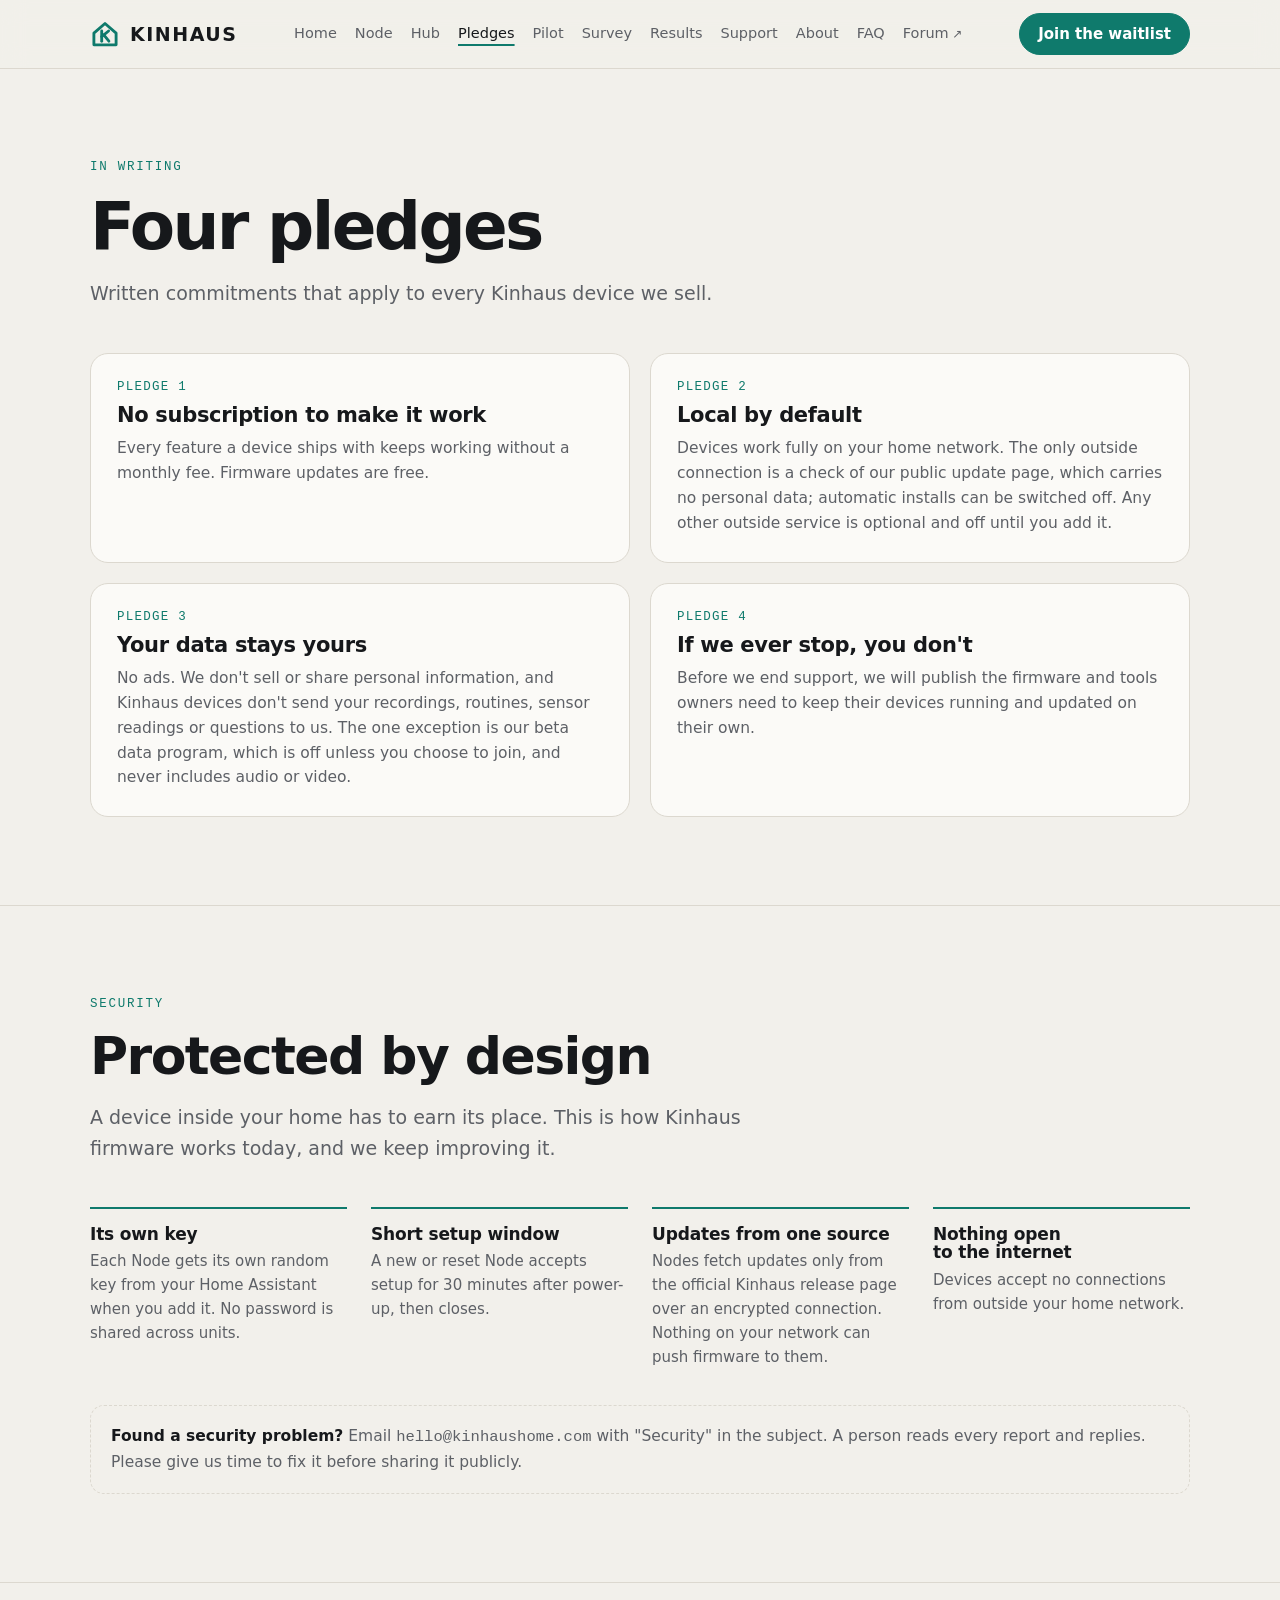
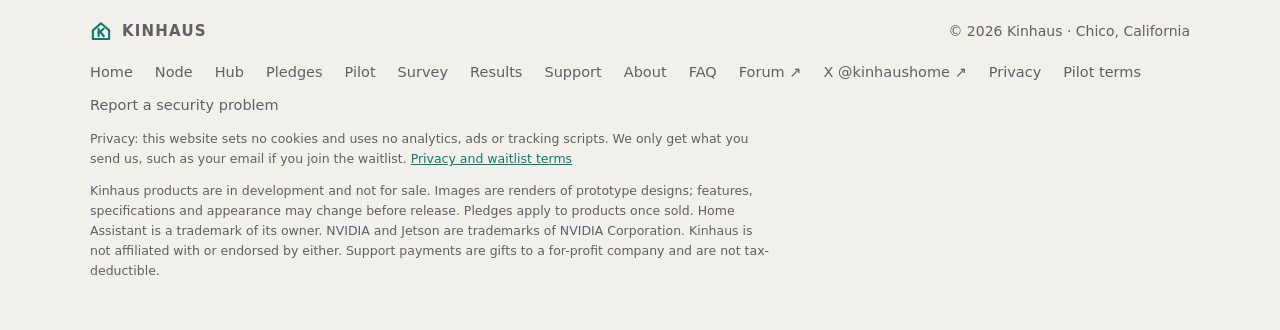
<file: pledges.html>
<!doctype html>
<html lang="en">
<head>
<meta charset="utf-8">
<meta name="viewport" content="width=device-width, initial-scale=1, viewport-fit=cover">
<meta http-equiv="Content-Security-Policy" content="default-src 'none'; img-src 'self' data:; style-src 'self' 'unsafe-inline' https://fonts.googleapis.com; font-src https://fonts.gstatic.com; script-src 'self'; base-uri 'none'; form-action 'self'; connect-src 'self'; object-src 'none'; upgrade-insecure-requests">
<meta name="referrer" content="no-referrer">
<title>Pledges and security · Kinhaus</title>
<meta name="description" content="The four Kinhaus pledges: no subscription, local by default, your data stays yours, and if we ever stop, you don't. Plus how Kinhaus devices are secured.">
<meta name="theme-color" content="#121315">
<link rel="icon" href="data:image/svg+xml,%3Csvg xmlns='http://www.w3.org/2000/svg' viewBox='0 0 100 100'%3E%3Crect width='100' height='100' rx='22' fill='%23121315'/%3E%3Cg fill='none' stroke='%232bb3a0' stroke-width='9.5' stroke-linecap='round' stroke-linejoin='round'%3E%3Cpath d='M13 47 L50 15 L87 47 V86 H13 Z'/%3E%3Cpath d='M39 40 V74'/%3E%3Cpath d='M39 59 L62 40'/%3E%3Cpath d='M46 53 L63 74'/%3E%3C/g%3E%3C/svg%3E">
<link rel="canonical" href="https://kinhaushome.com/pledges.html">
<meta property="og:type" content="website">
<meta property="og:url" content="https://kinhaushome.com/pledges.html">
<meta property="og:title" content="Pledges and security · Kinhaus">
<meta property="og:description" content="The four Kinhaus pledges: no subscription, local by default, your data stays yours, and if we ever stop, you don't. Plus how Kinhaus devices are secured.">
<meta property="og:image" content="https://kinhaushome.com/img/og-card-v2.jpg">
<meta property="og:image:width" content="1200">
<meta property="og:image:height" content="630">
<meta property="og:image:alt" content="Kinhaus Node render in deep charcoal beside the Kinhaus wordmark">
<meta name="twitter:card" content="summary_large_image">
<link rel="preconnect" href="https://fonts.googleapis.com">
<link rel="preconnect" href="https://fonts.gstatic.com" crossorigin>
<link rel="stylesheet" href="https://fonts.googleapis.com/css2?family=Inter:wght@400;500;600;800;900&family=IBM+Plex+Mono:wght@400;500&display=swap">
<link rel="stylesheet" href="styles.css">
</head>
<body>
<a class="skip" href="#main">Skip to content</a>
<header class="top">
  <div class="wrap nav">
    <a class="brand" href="index.html" aria-label="Kinhaus home"><svg viewBox="0 0 100 100" fill="none" stroke="var(--teal)" stroke-width="9.5" stroke-linecap="round" stroke-linejoin="round" aria-hidden="true"><path d="M13 47 L50 15 L87 47 V86 H13 Z"/><path d="M39 40 V74"/><path d="M39 59 L62 40"/><path d="M46 53 L63 74"/></svg><span>KINHAUS</span></a>
    <nav aria-label="Main"><ul><li><a href="index.html">Home</a></li><li><a href="node.html">Node</a></li><li><a href="hub.html">Hub</a></li><li><a href="pledges.html" aria-current="page">Pledges</a></li><li><a href="pilot.html">Pilot</a></li><li><a href="survey.html">Survey</a></li><li><a href="results.html">Results</a></li><li><a href="support.html">Support</a></li><li><a href="about.html">About</a></li><li><a href="faq.html">FAQ</a></li><li><a class="ext" href="https://github.com/AceWood619/kinhaus-site/discussions" target="_blank" rel="noopener">Forum</a></li></ul></nav>
    <a class="btn" href="support.html#waitlist">Join the waitlist</a>
    <details class="menu"><summary aria-label="Open menu">Menu</summary><nav class="panel-nav" aria-label="Main"><a href="index.html">Home</a><a href="node.html">Node</a><a href="hub.html">Hub</a><a href="pledges.html" aria-current="page">Pledges</a><a href="pilot.html">Pilot</a><a href="survey.html">Survey</a><a href="results.html">Results</a><a href="support.html">Support</a><a href="about.html">About</a><a href="faq.html">FAQ</a><a href="https://github.com/AceWood619/kinhaus-site/discussions" target="_blank" rel="noopener">Community forum ↗</a><a class="btn" href="support.html#waitlist">Join the waitlist</a></nav></details>
  </div>
</header>
<main id="main">
<section id="pledges" style="border-top:0">
    <div class="wrap">
      <p class="eyebrow">In writing</p>
      <h1 style="font-size:clamp(38px,5.6vw,66px);font-weight:900;letter-spacing:-0.04em;margin-block:14px 16px">Four pledges</h1>
      <p class="lede">Written commitments that apply to every Kinhaus device we sell.</p>
      <div class="pledges">
        <div class="pledge"><span class="n">Pledge 1</span><h3>No subscription to make it work</h3><p>Every feature a device ships with keeps working without a monthly fee. Firmware updates are free.</p></div>
        <div class="pledge"><span class="n">Pledge 2</span><h3>Local by default</h3><p>Devices work fully on your home network. The only outside connection is a check of our public update page, which carries no personal data; automatic installs can be switched off. Any other outside service is optional and off until you add it.</p></div>
        <div class="pledge"><span class="n">Pledge 3</span><h3>Your data stays yours</h3><p>No ads. We don't sell or share personal information, and Kinhaus devices don't send your recordings, routines, sensor readings or questions to us. The one exception is our beta data program, which is off unless you choose to join, and never includes audio or video.</p></div>
        <div class="pledge"><span class="n">Pledge 4</span><h3>If we ever stop, you don't</h3><p>Before we end support, we will publish the firmware and tools owners need to keep their devices running and updated on their own.</p></div>
      </div>
    </div>
  </section><section id="security">
    <div class="wrap">
      <p class="eyebrow">Security</p>
      <h2>Protected by design</h2>
      <p class="lede">A device inside your home has to earn its place. This is how Kinhaus firmware works today, and we keep improving it.</p>
      <div class="sec">
        <div><h3>Its own key</h3><p>Each Node gets its own random key from your Home Assistant when you add it. No password is shared across units.</p></div>
        <div><h3>Short setup window</h3><p>A new or reset Node accepts setup for 30 minutes after power-up, then closes.</p></div>
        <div><h3>Updates from one source</h3><p>Nodes fetch updates only from the official Kinhaus release page over an encrypted connection. Nothing on your network can push firmware to them.</p></div>
        <div><h3>Nothing open to the internet</h3><p>Devices accept no connections from outside your home network.</p></div>
      </div>
      <p class="report"><strong>Found a security problem?</strong> Email <code>hello@kinhaushome.com</code> with "Security" in the subject. A person reads every report and replies. Please give us time to fix it before sharing it publicly.</p>
    </div>
  </section>
</main>
<footer>
  <div class="wrap">
    <div class="row">
      <span class="brand"><svg viewBox="0 0 100 100" fill="none" stroke="var(--teal)" stroke-width="9.5" stroke-linecap="round" stroke-linejoin="round" aria-hidden="true" style="width:22px;height:22px"><path d="M13 47 L50 15 L87 47 V86 H13 Z"/><path d="M39 40 V74"/><path d="M39 59 L62 40"/><path d="M46 53 L63 74"/></svg><span style="font-size:15px">KINHAUS</span></span>
      <span>© 2026 Kinhaus · Chico, California</span>
    </div>
    <nav class="flinks" aria-label="Footer"><a href="index.html">Home</a><a href="node.html">Node</a><a href="hub.html">Hub</a><a href="pledges.html">Pledges</a><a href="pilot.html">Pilot</a><a href="survey.html">Survey</a><a href="results.html">Results</a><a href="support.html">Support</a><a href="about.html">About</a><a href="faq.html">FAQ</a><a href="https://github.com/AceWood619/kinhaus-site/discussions" target="_blank" rel="noopener">Forum ↗</a><a href="https://x.com/kinhaushome" target="_blank" rel="noopener">X @kinhaushome ↗</a><a href="privacy.html">Privacy</a><a href="pilot-terms.html">Pilot terms</a><a href="pledges.html#security">Report a security problem</a></nav>
    <small>Privacy: this website sets no cookies and uses no analytics, ads or tracking scripts. We only get what you send us, such as your email if you join the waitlist. <a href="privacy.html">Privacy and waitlist terms</a></small>
    <small>Kinhaus products are in development and not for sale. Images are renders of prototype designs; features, specifications and appearance may change before release. Pledges apply to products once sold. Home Assistant is a trademark of its owner. NVIDIA and Jetson are trademarks of NVIDIA Corporation. Kinhaus is not affiliated with or endorsed by either. Support payments are gifts to a for-profit company and are not tax-deductible.</small>
  </div>
</footer>
<script src="site.js"></script>
</body>
</html>
</file>
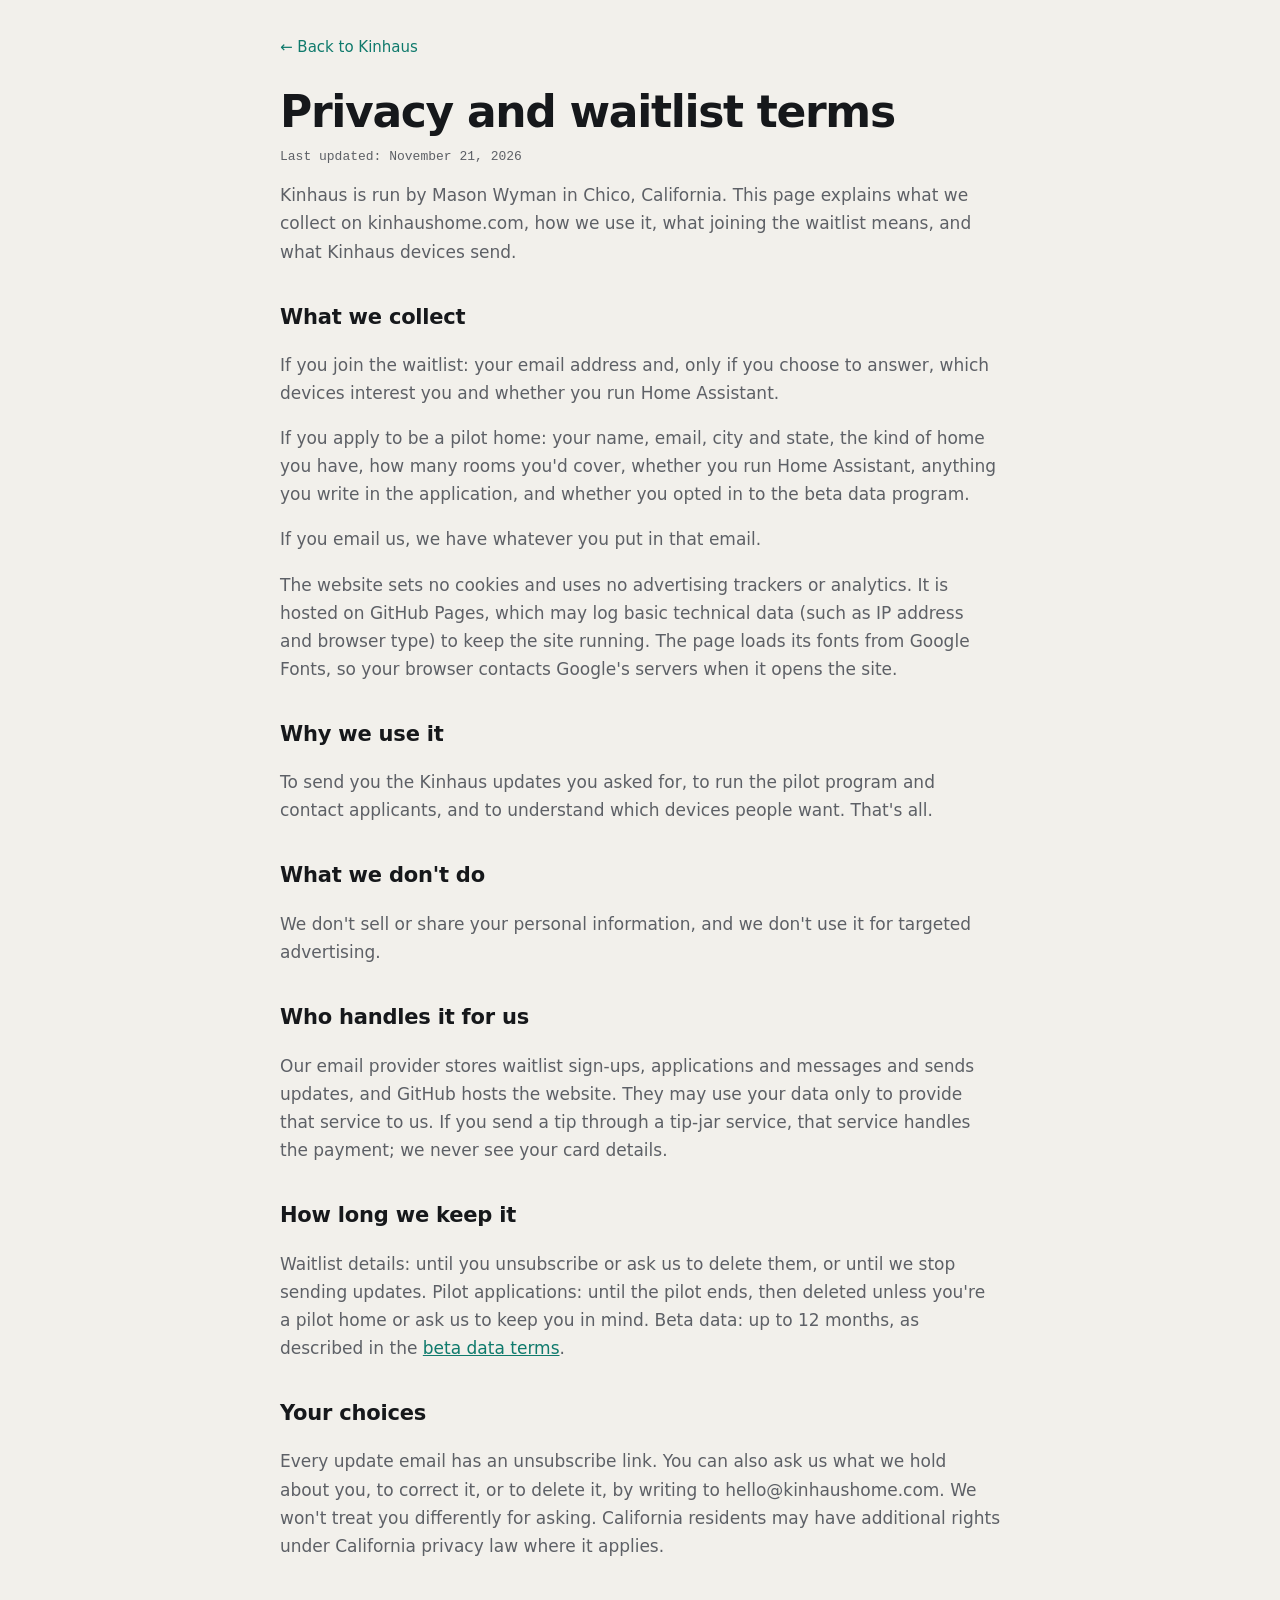
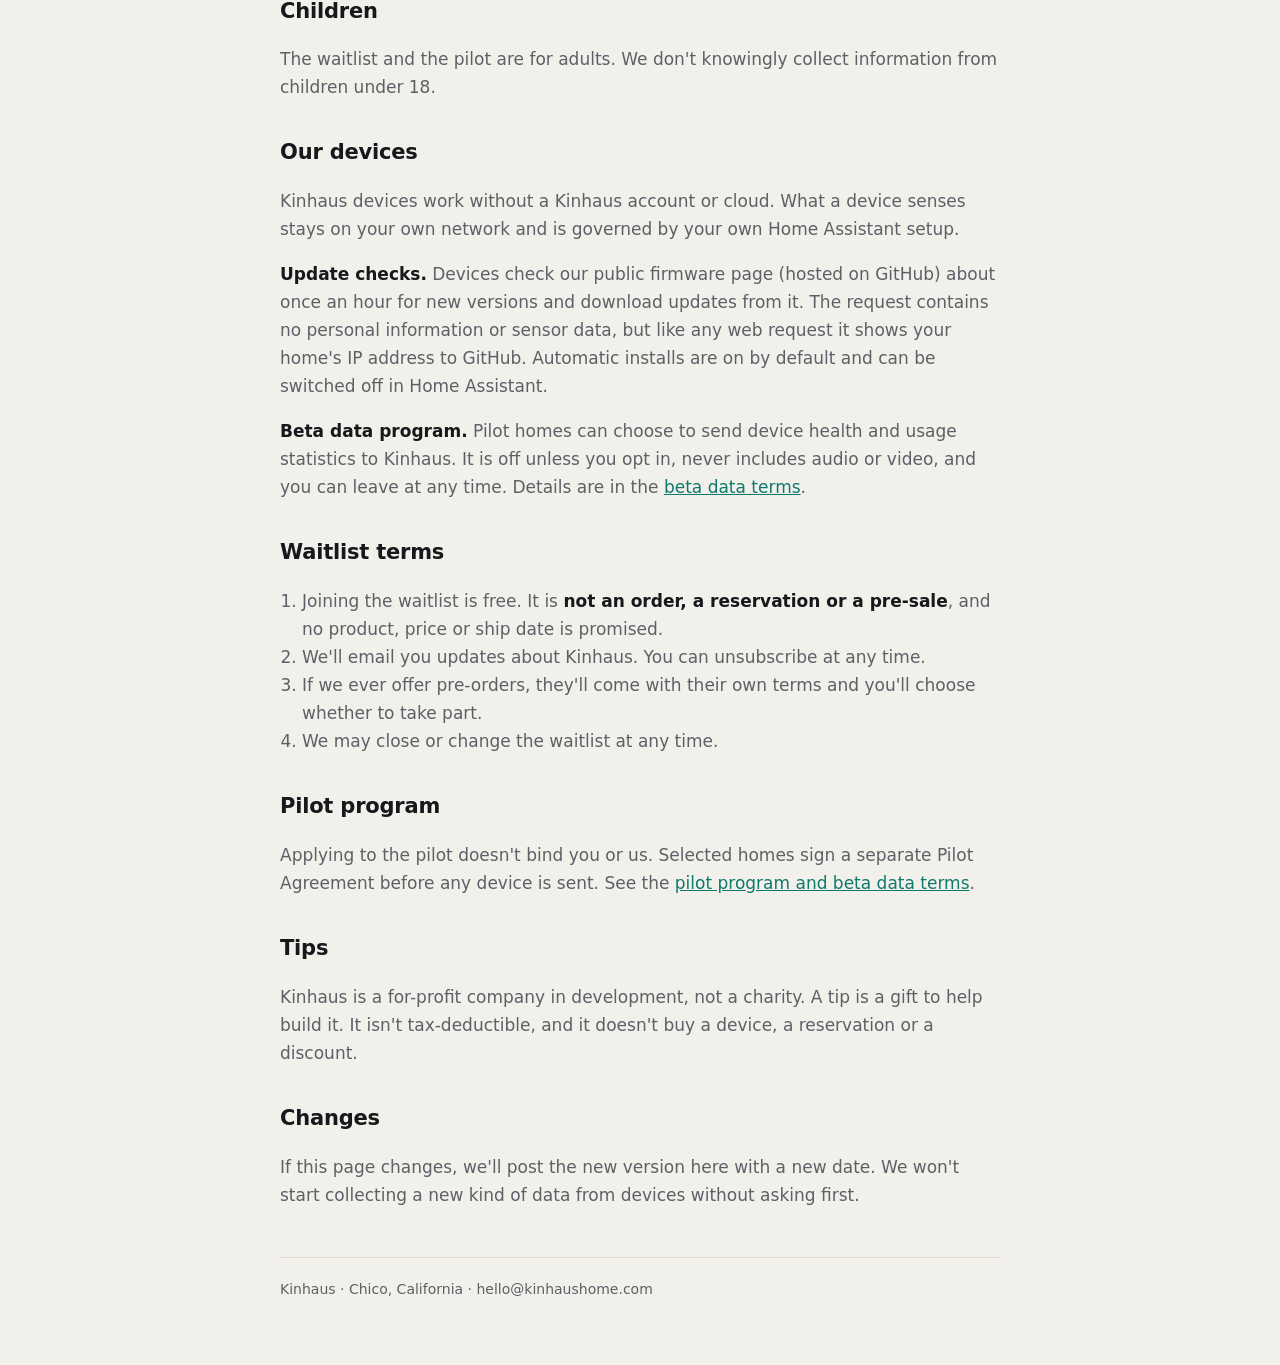
<file: privacy.html>
<!doctype html><html lang="en"><head><meta charset="utf-8"><meta name="viewport" content="width=device-width, initial-scale=1">
<meta http-equiv="Content-Security-Policy" content="default-src 'none'; style-src 'unsafe-inline'; img-src data:; base-uri 'none'; form-action 'none'; object-src 'none'">
<meta name="referrer" content="no-referrer">
<title>Privacy and waitlist terms · Kinhaus</title>
<meta name="description" content="How Kinhaus handles your email and data on kinhaushome.com, the terms of the Kinhaus waitlist, and what Kinhaus devices send.">
<meta name="theme-color" content="#121315">
<link rel="icon" href="data:image/svg+xml,%3Csvg xmlns='http://www.w3.org/2000/svg' viewBox='0 0 100 100'%3E%3Crect width='100' height='100' rx='22' fill='%23121315'/%3E%3Cg fill='none' stroke='%232bb3a0' stroke-width='9.5' stroke-linecap='round' stroke-linejoin='round'%3E%3Cpath d='M13 47 L50 15 L87 47 V86 H13 Z'/%3E%3Cpath d='M39 40 V74'/%3E%3Cpath d='M39 59 L62 40'/%3E%3Cpath d='M46 53 L63 74'/%3E%3C/g%3E%3C/svg%3E">
<style>
:root { --bg:#121315; --bg-2:#1a1c1f; --line:#2a2d31; --fg:#ecebe6; --muted:#9a9c9f; --teal:#2bb3a0; color-scheme: dark; }
@media (prefers-color-scheme: light) { :root { --bg:#f2f0eb; --bg-2:#fbfaf7; --line:#dcd8cf; --fg:#16181b; --muted:#5d6066; --teal:#0f7a6c; color-scheme: light; } }
* { box-sizing: border-box; }
body { margin: 0; background: var(--bg); color: var(--fg); font: 17px/1.65 "Inter", "Segoe UI", system-ui, sans-serif; -webkit-font-smoothing: antialiased; }
.wrap { max-width: 760px; margin: 0 auto; padding: 32px max(20px, env(safe-area-inset-right, 0px)) 64px max(20px, env(safe-area-inset-left, 0px)); }
a { color: var(--teal); }
h1 { font-size: clamp(30px, 6vw, 44px); line-height: 1.1; letter-spacing: -0.03em; margin: 28px 0 8px; }
h2 { font-size: 21px; letter-spacing: -0.01em; margin: 34px 0 6px; }
p, li { color: var(--muted); } p strong, li strong { color: var(--fg); }
.date { font: 13px ui-monospace, Menlo, monospace; color: var(--muted); }
.back { font-size: 15px; text-decoration: none; }
ol { padding-left: 22px; }
footer { border-top: 1px solid var(--line); margin-top: 48px; padding-top: 20px; font-size: 14px; color: var(--muted); }
</style></head><body><div class="wrap">
<a class="back" href="./">← Back to Kinhaus</a>
<h1>Privacy and waitlist terms</h1>
<p class="date">Last updated: November 21, 2026</p>

<p>Kinhaus is run by Mason Wyman in Chico, California. This page explains what we collect on kinhaushome.com, how we use it, what joining the waitlist means, and what Kinhaus devices send.</p>

<h2>What we collect</h2>
<p>If you join the waitlist: your email address and, only if you choose to answer, which devices interest you and whether you run Home Assistant.</p>
<p>If you apply to be a pilot home: your name, email, city and state, the kind of home you have, how many rooms you'd cover, whether you run Home Assistant, anything you write in the application, and whether you opted in to the beta data program.</p>
<p>If you email us, we have whatever you put in that email.</p>
<p>The website sets no cookies and uses no advertising trackers or analytics. It is hosted on GitHub Pages, which may log basic technical data (such as IP address and browser type) to keep the site running. The page loads its fonts from Google Fonts, so your browser contacts Google's servers when it opens the site.</p>

<h2>Why we use it</h2>
<p>To send you the Kinhaus updates you asked for, to run the pilot program and contact applicants, and to understand which devices people want. That's all.</p>

<h2>What we don't do</h2>
<p>We don't sell or share your personal information, and we don't use it for targeted advertising.</p>

<h2>Who handles it for us</h2>
<p>Our email provider stores waitlist sign-ups, applications and messages and sends updates, and GitHub hosts the website. They may use your data only to provide that service to us. If you send a tip through a tip-jar service, that service handles the payment; we never see your card details.</p>

<h2>How long we keep it</h2>
<p>Waitlist details: until you unsubscribe or ask us to delete them, or until we stop sending updates. Pilot applications: until the pilot ends, then deleted unless you're a pilot home or ask us to keep you in mind. Beta data: up to 12 months, as described in the <a href="pilot-terms.html#beta-data">beta data terms</a>.</p>

<h2>Your choices</h2>
<p>Every update email has an unsubscribe link. You can also ask us what we hold about you, to correct it, or to delete it, by writing to hello@kinhaushome.com. We won't treat you differently for asking. California residents may have additional rights under California privacy law where it applies.</p>

<h2>Children</h2>
<p>The waitlist and the pilot are for adults. We don't knowingly collect information from children under 18.</p>

<h2>Our devices</h2>
<p>Kinhaus devices work without a Kinhaus account or cloud. What a device senses stays on your own network and is governed by your own Home Assistant setup.</p>
<p><strong>Update checks.</strong> Devices check our public firmware page (hosted on GitHub) about once an hour for new versions and download updates from it. The request contains no personal information or sensor data, but like any web request it shows your home's IP address to GitHub. Automatic installs are on by default and can be switched off in Home Assistant.</p>
<p><strong>Beta data program.</strong> Pilot homes can choose to send device health and usage statistics to Kinhaus. It is off unless you opt in, never includes audio or video, and you can leave at any time. Details are in the <a href="pilot-terms.html#beta-data">beta data terms</a>.</p>

<h2>Waitlist terms</h2>
<ol>
  <li>Joining the waitlist is free. It is <strong>not an order, a reservation or a pre-sale</strong>, and no product, price or ship date is promised.</li>
  <li>We'll email you updates about Kinhaus. You can unsubscribe at any time.</li>
  <li>If we ever offer pre-orders, they'll come with their own terms and you'll choose whether to take part.</li>
  <li>We may close or change the waitlist at any time.</li>
</ol>

<h2>Pilot program</h2>
<p>Applying to the pilot doesn't bind you or us. Selected homes sign a separate Pilot Agreement before any device is sent. See the <a href="pilot-terms.html">pilot program and beta data terms</a>.</p>

<h2>Tips</h2>
<p>Kinhaus is a for-profit company in development, not a charity. A tip is a gift to help build it. It isn't tax-deductible, and it doesn't buy a device, a reservation or a discount.</p>

<h2>Changes</h2>
<p>If this page changes, we'll post the new version here with a new date. We won't start collecting a new kind of data from devices without asking first.</p>

<footer>Kinhaus · Chico, California · hello@kinhaushome.com</footer>
</div></body></html>
</file>
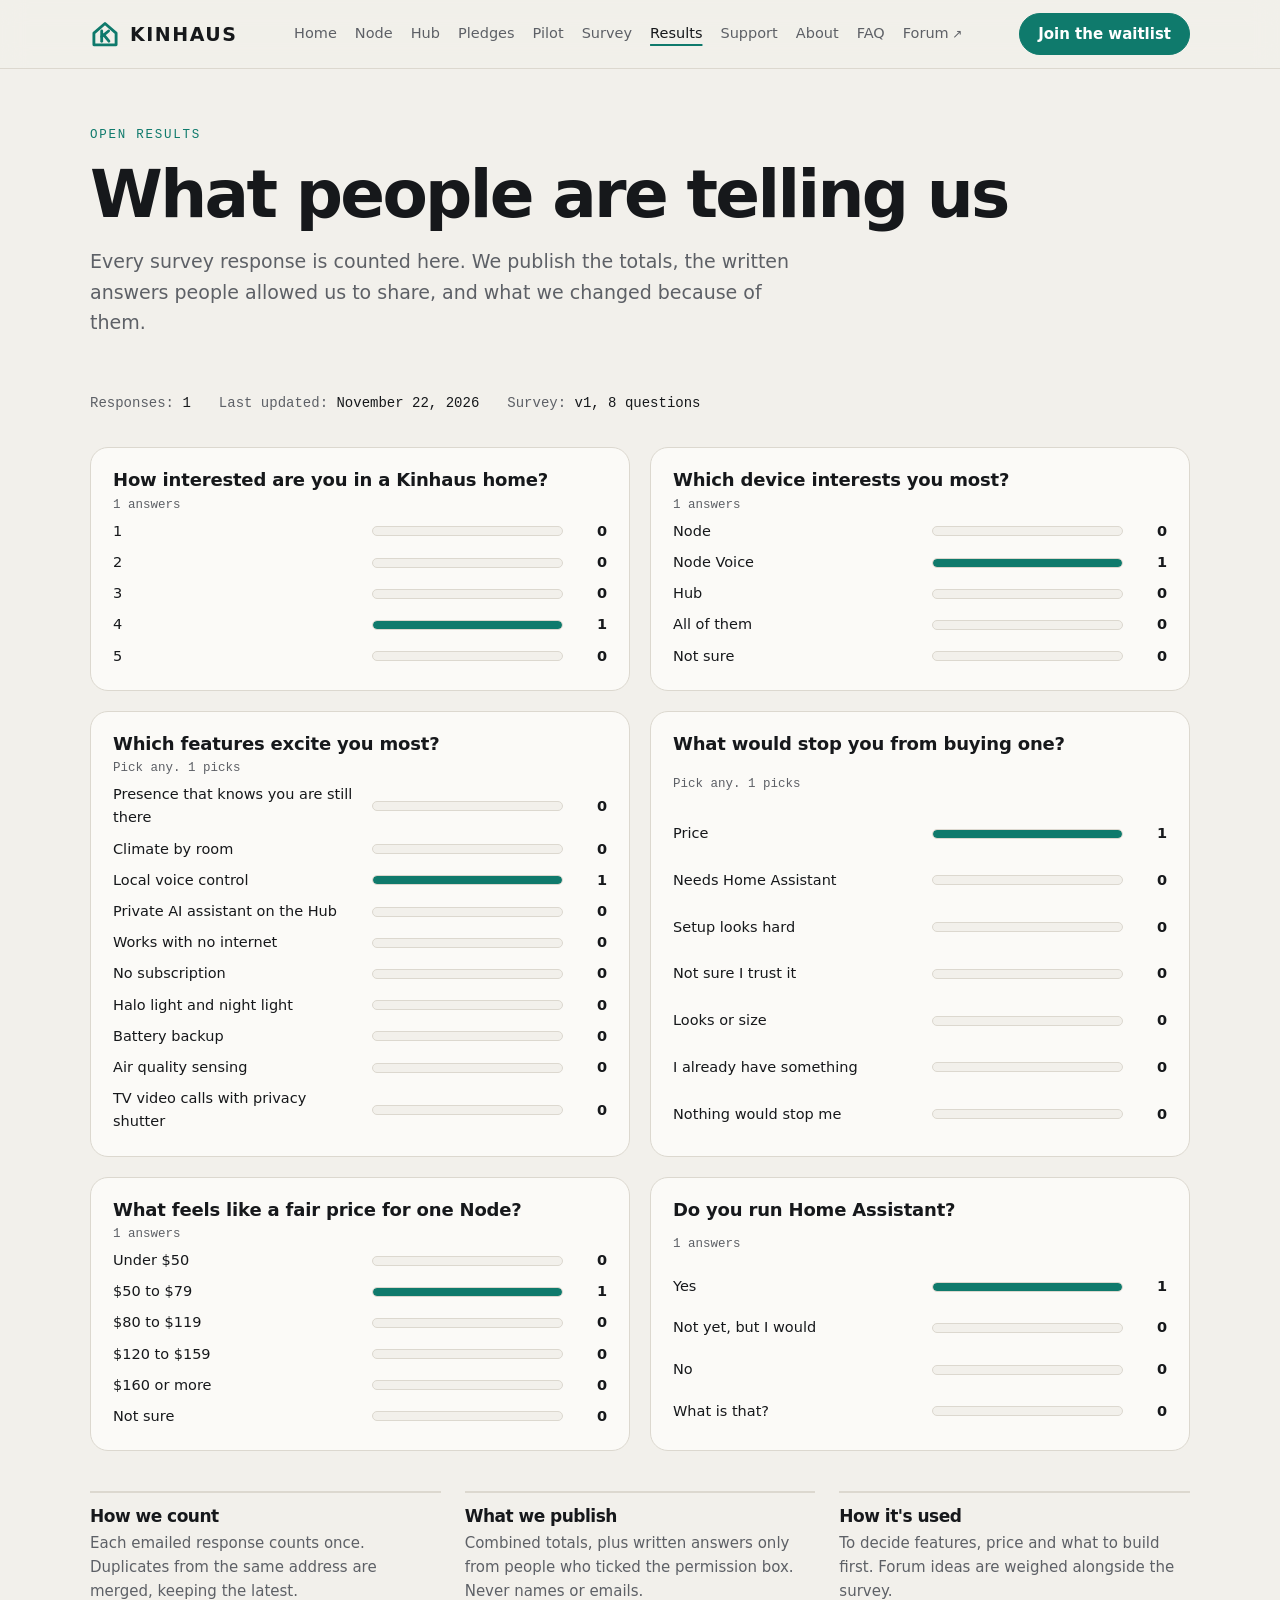
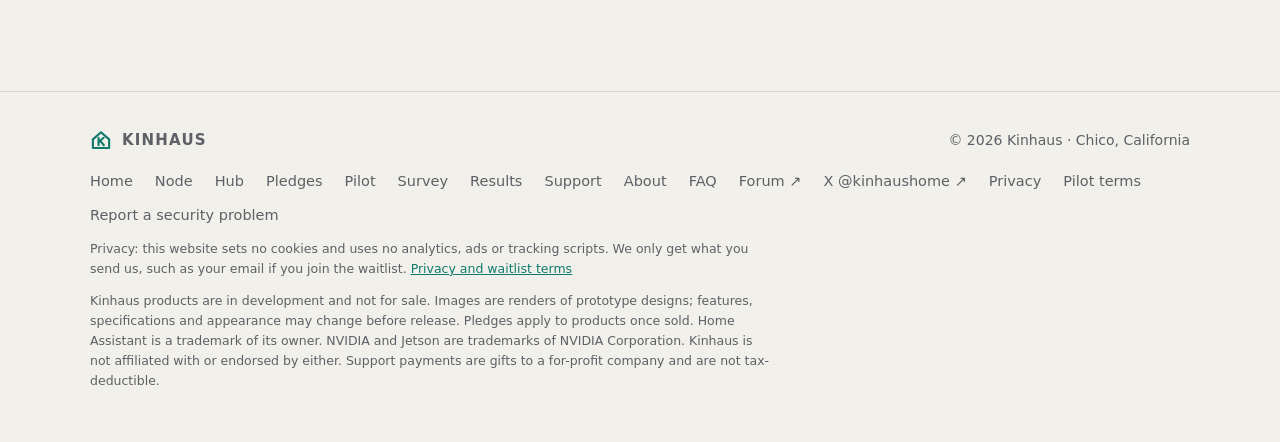
<file: results.html>
<!doctype html>
<html lang="en">
<head>
<meta charset="utf-8">
<meta name="viewport" content="width=device-width, initial-scale=1, viewport-fit=cover">
<meta http-equiv="Content-Security-Policy" content="default-src 'none'; img-src 'self' data:; style-src 'self' 'unsafe-inline' https://fonts.googleapis.com; font-src https://fonts.gstatic.com; script-src 'self'; base-uri 'none'; form-action 'self'; connect-src 'self'; object-src 'none'; upgrade-insecure-requests">
<meta name="referrer" content="no-referrer">
<title>Survey results · Kinhaus</title>
<meta name="description" content="Open, live results of the Kinhaus community survey: what people want, what would stop them, and what we changed because of it.">
<meta name="theme-color" content="#121315">
<link rel="icon" href="data:image/svg+xml,%3Csvg xmlns='http://www.w3.org/2000/svg' viewBox='0 0 100 100'%3E%3Crect width='100' height='100' rx='22' fill='%23121315'/%3E%3Cg fill='none' stroke='%232bb3a0' stroke-width='9.5' stroke-linecap='round' stroke-linejoin='round'%3E%3Cpath d='M13 47 L50 15 L87 47 V86 H13 Z'/%3E%3Cpath d='M39 40 V74'/%3E%3Cpath d='M39 59 L62 40'/%3E%3Cpath d='M46 53 L63 74'/%3E%3C/g%3E%3C/svg%3E">
<link rel="canonical" href="https://kinhaushome.com/results.html">
<meta property="og:type" content="website">
<meta property="og:url" content="https://kinhaushome.com/results.html">
<meta property="og:title" content="Survey results · Kinhaus">
<meta property="og:description" content="Open, live results of the Kinhaus community survey: what people want, what would stop them, and what we changed because of it.">
<meta property="og:image" content="https://kinhaushome.com/img/og-card-v2.jpg">
<meta property="og:image:width" content="1200">
<meta property="og:image:height" content="630">
<meta property="og:image:alt" content="Kinhaus Node render in deep charcoal beside the Kinhaus wordmark">
<meta name="twitter:card" content="summary_large_image">
<link rel="preconnect" href="https://fonts.googleapis.com">
<link rel="preconnect" href="https://fonts.gstatic.com" crossorigin>
<link rel="stylesheet" href="https://fonts.googleapis.com/css2?family=Inter:wght@400;500;600;800;900&family=IBM+Plex+Mono:wght@400;500&display=swap">
<link rel="stylesheet" href="styles.css">
</head>
<body>
<a class="skip" href="#main">Skip to content</a>
<header class="top">
  <div class="wrap nav">
    <a class="brand" href="index.html" aria-label="Kinhaus home"><svg viewBox="0 0 100 100" fill="none" stroke="var(--teal)" stroke-width="9.5" stroke-linecap="round" stroke-linejoin="round" aria-hidden="true"><path d="M13 47 L50 15 L87 47 V86 H13 Z"/><path d="M39 40 V74"/><path d="M39 59 L62 40"/><path d="M46 53 L63 74"/></svg><span>KINHAUS</span></a>
    <nav aria-label="Main"><ul><li><a href="index.html">Home</a></li><li><a href="node.html">Node</a></li><li><a href="hub.html">Hub</a></li><li><a href="pledges.html">Pledges</a></li><li><a href="pilot.html">Pilot</a></li><li><a href="survey.html">Survey</a></li><li><a href="results.html" aria-current="page">Results</a></li><li><a href="support.html">Support</a></li><li><a href="about.html">About</a></li><li><a href="faq.html">FAQ</a></li><li><a class="ext" href="https://github.com/AceWood619/kinhaus-site/discussions" target="_blank" rel="noopener">Forum</a></li></ul></nav>
    <a class="btn" href="support.html#waitlist">Join the waitlist</a>
    <details class="menu"><summary aria-label="Open menu">Menu</summary><nav class="panel-nav" aria-label="Main"><a href="index.html">Home</a><a href="node.html">Node</a><a href="hub.html">Hub</a><a href="pledges.html">Pledges</a><a href="pilot.html">Pilot</a><a href="survey.html">Survey</a><a href="results.html" aria-current="page">Results</a><a href="support.html">Support</a><a href="about.html">About</a><a href="faq.html">FAQ</a><a href="https://github.com/AceWood619/kinhaus-site/discussions" target="_blank" rel="noopener">Community forum ↗</a><a class="btn" href="support.html#waitlist">Join the waitlist</a></nav></details>
  </div>
</header>
<main id="main">
<div class="wrap page-head"><p class="eyebrow">Open results</p><h1>What people are telling us</h1><p class="lede">Every survey response is counted here. We publish the totals, the written answers people allowed us to share, and what we changed because of them.</p></div>
  <section>
    <div class="wrap">
      <div class="rmeta"><span>Responses: <b id="rCount">0</b></span><span>Last updated: <b id="rUpdated">-</b></span><span>Survey: <b>v1, 8 questions</b></span></div>
      <div class="empty" id="rEmpty" hidden><h3>No responses counted yet</h3><p>The survey opened on November 21, 2026. Be one of the first: <a href="survey.html" style="color:var(--teal)">take the 3-minute survey</a>. Totals appear here as responses come in.</p></div>
      <p class="empty" id="rErr" hidden>Results couldn't load. Refresh the page to try again.</p>
      <div class="rgrid" id="results"></div>
      <div id="rQuotesWrap" hidden><h2 style="font-size:28px;margin-top:48px">In their words</h2><div class="quotes" id="rQuotes"></div></div>
      <div id="rChangesWrap" hidden><h2 style="font-size:28px;margin-top:48px">What we changed because of you</h2><ul class="gets" id="rChanges"></ul></div>
      <div class="method">
        <div><h3>How we count</h3><p>Each emailed response counts once. Duplicates from the same address are merged, keeping the latest.</p></div>
        <div><h3>What we publish</h3><p>Combined totals, plus written answers only from people who ticked the permission box. Never names or emails.</p></div>
        <div><h3>How it's used</h3><p>To decide features, price and what to build first. Forum ideas are weighed alongside the survey.</p></div>
      </div>
    </div>
  </section>
</main>
<footer>
  <div class="wrap">
    <div class="row">
      <span class="brand"><svg viewBox="0 0 100 100" fill="none" stroke="var(--teal)" stroke-width="9.5" stroke-linecap="round" stroke-linejoin="round" aria-hidden="true" style="width:22px;height:22px"><path d="M13 47 L50 15 L87 47 V86 H13 Z"/><path d="M39 40 V74"/><path d="M39 59 L62 40"/><path d="M46 53 L63 74"/></svg><span style="font-size:15px">KINHAUS</span></span>
      <span>© 2026 Kinhaus · Chico, California</span>
    </div>
    <nav class="flinks" aria-label="Footer"><a href="index.html">Home</a><a href="node.html">Node</a><a href="hub.html">Hub</a><a href="pledges.html">Pledges</a><a href="pilot.html">Pilot</a><a href="survey.html">Survey</a><a href="results.html">Results</a><a href="support.html">Support</a><a href="about.html">About</a><a href="faq.html">FAQ</a><a href="https://github.com/AceWood619/kinhaus-site/discussions" target="_blank" rel="noopener">Forum ↗</a><a href="https://x.com/kinhaushome" target="_blank" rel="noopener">X @kinhaushome ↗</a><a href="privacy.html">Privacy</a><a href="pilot-terms.html">Pilot terms</a><a href="pledges.html#security">Report a security problem</a></nav>
    <small>Privacy: this website sets no cookies and uses no analytics, ads or tracking scripts. We only get what you send us, such as your email if you join the waitlist. <a href="privacy.html">Privacy and waitlist terms</a></small>
    <small>Kinhaus products are in development and not for sale. Images are renders of prototype designs; features, specifications and appearance may change before release. Pledges apply to products once sold. Home Assistant is a trademark of its owner. NVIDIA and Jetson are trademarks of NVIDIA Corporation. Kinhaus is not affiliated with or endorsed by either. Support payments are gifts to a for-profit company and are not tax-deductible.</small>
  </div>
</footer>
<script src="site.js"></script>
</body>
</html>
</file>
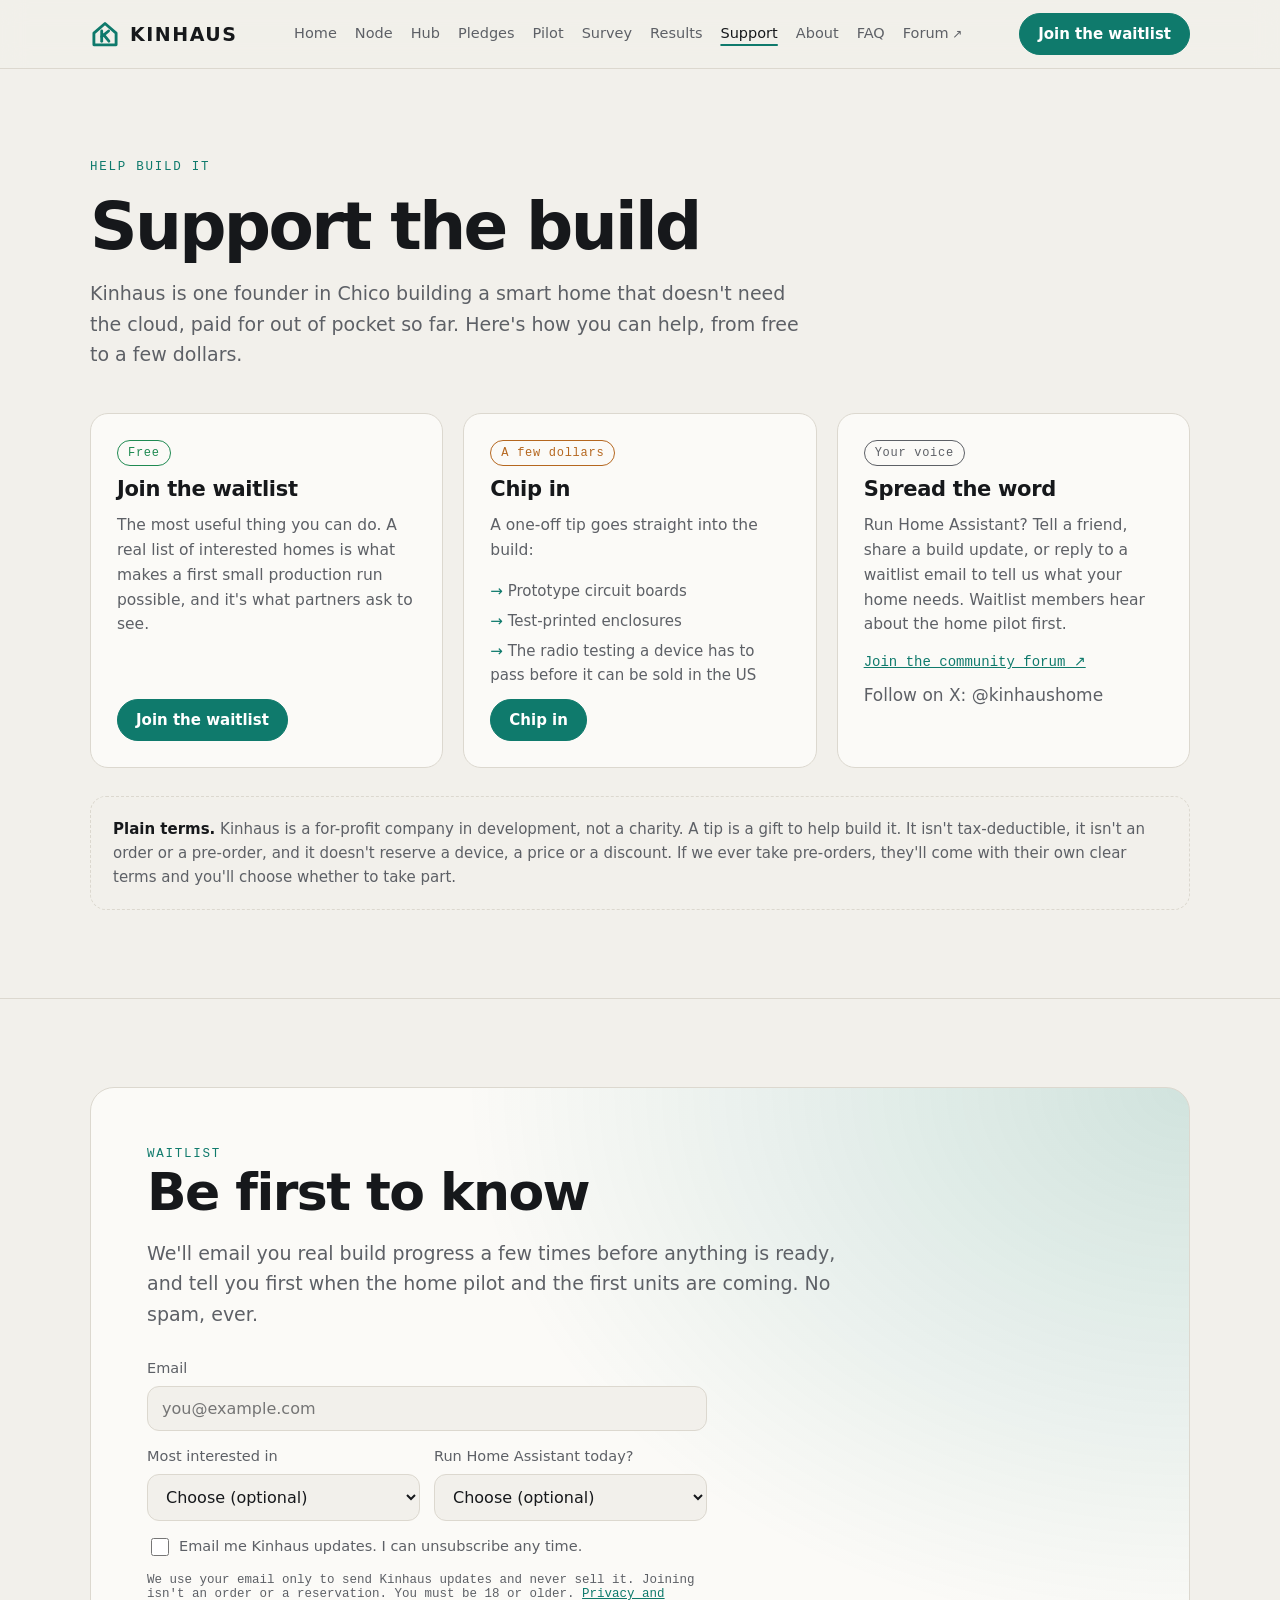
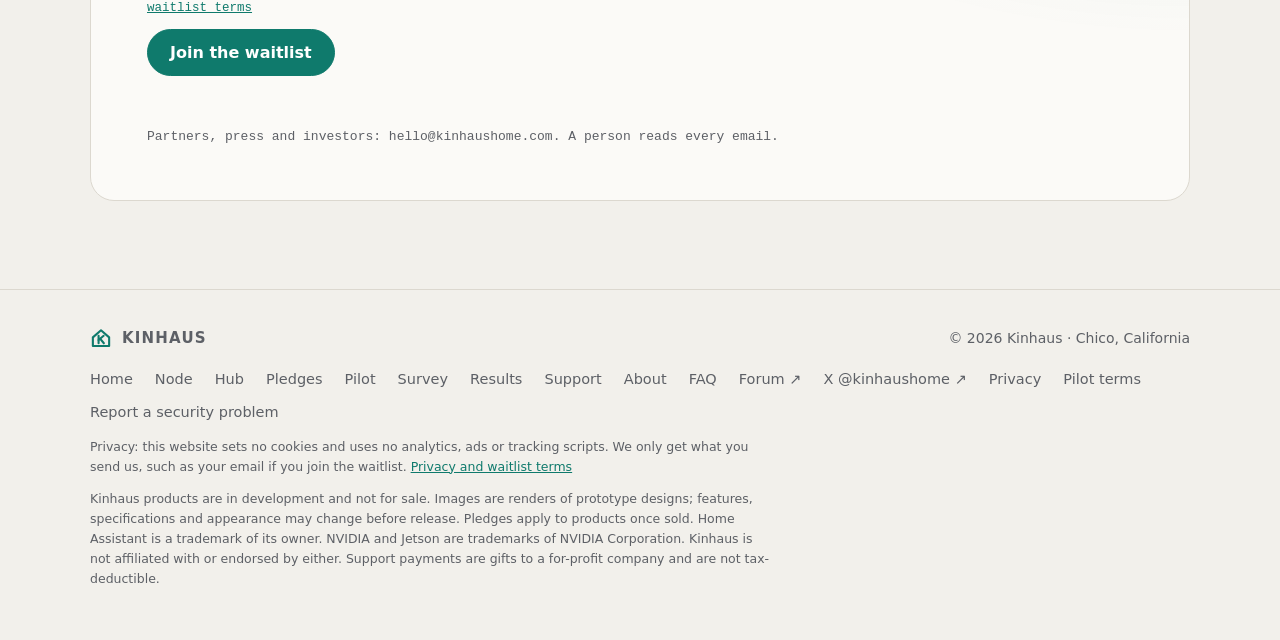
<file: support.html>
<!doctype html>
<html lang="en">
<head>
<meta charset="utf-8">
<meta name="viewport" content="width=device-width, initial-scale=1, viewport-fit=cover">
<meta http-equiv="Content-Security-Policy" content="default-src 'none'; img-src 'self' data:; style-src 'self' 'unsafe-inline' https://fonts.googleapis.com; font-src https://fonts.gstatic.com; script-src 'self'; base-uri 'none'; form-action 'self'; connect-src 'self'; object-src 'none'; upgrade-insecure-requests">
<meta name="referrer" content="no-referrer">
<title>Support · Kinhaus</title>
<meta name="description" content="Ways to support Kinhaus: join the waitlist, chip in toward prototypes and FCC testing, or spread the word. Tips are gifts, not purchases, and not tax-deductible.">
<meta name="theme-color" content="#121315">
<link rel="icon" href="data:image/svg+xml,%3Csvg xmlns='http://www.w3.org/2000/svg' viewBox='0 0 100 100'%3E%3Crect width='100' height='100' rx='22' fill='%23121315'/%3E%3Cg fill='none' stroke='%232bb3a0' stroke-width='9.5' stroke-linecap='round' stroke-linejoin='round'%3E%3Cpath d='M13 47 L50 15 L87 47 V86 H13 Z'/%3E%3Cpath d='M39 40 V74'/%3E%3Cpath d='M39 59 L62 40'/%3E%3Cpath d='M46 53 L63 74'/%3E%3C/g%3E%3C/svg%3E">
<link rel="canonical" href="https://kinhaushome.com/support.html">
<meta property="og:type" content="website">
<meta property="og:url" content="https://kinhaushome.com/support.html">
<meta property="og:title" content="Support · Kinhaus">
<meta property="og:description" content="Ways to support Kinhaus: join the waitlist, chip in toward prototypes and FCC testing, or spread the word. Tips are gifts, not purchases, and not tax-deductible.">
<meta property="og:image" content="https://kinhaushome.com/img/og-card-v2.jpg">
<meta property="og:image:width" content="1200">
<meta property="og:image:height" content="630">
<meta property="og:image:alt" content="Kinhaus Node render in deep charcoal beside the Kinhaus wordmark">
<meta name="twitter:card" content="summary_large_image">
<link rel="preconnect" href="https://fonts.googleapis.com">
<link rel="preconnect" href="https://fonts.gstatic.com" crossorigin>
<link rel="stylesheet" href="https://fonts.googleapis.com/css2?family=Inter:wght@400;500;600;800;900&family=IBM+Plex+Mono:wght@400;500&display=swap">
<link rel="stylesheet" href="styles.css">
</head>
<body>
<a class="skip" href="#main">Skip to content</a>
<header class="top">
  <div class="wrap nav">
    <a class="brand" href="index.html" aria-label="Kinhaus home"><svg viewBox="0 0 100 100" fill="none" stroke="var(--teal)" stroke-width="9.5" stroke-linecap="round" stroke-linejoin="round" aria-hidden="true"><path d="M13 47 L50 15 L87 47 V86 H13 Z"/><path d="M39 40 V74"/><path d="M39 59 L62 40"/><path d="M46 53 L63 74"/></svg><span>KINHAUS</span></a>
    <nav aria-label="Main"><ul><li><a href="index.html">Home</a></li><li><a href="node.html">Node</a></li><li><a href="hub.html">Hub</a></li><li><a href="pledges.html">Pledges</a></li><li><a href="pilot.html">Pilot</a></li><li><a href="survey.html">Survey</a></li><li><a href="results.html">Results</a></li><li><a href="support.html" aria-current="page">Support</a></li><li><a href="about.html">About</a></li><li><a href="faq.html">FAQ</a></li><li><a class="ext" href="https://github.com/AceWood619/kinhaus-site/discussions" target="_blank" rel="noopener">Forum</a></li></ul></nav>
    <a class="btn" href="support.html#waitlist">Join the waitlist</a>
    <details class="menu"><summary aria-label="Open menu">Menu</summary><nav class="panel-nav" aria-label="Main"><a href="index.html">Home</a><a href="node.html">Node</a><a href="hub.html">Hub</a><a href="pledges.html">Pledges</a><a href="pilot.html">Pilot</a><a href="survey.html">Survey</a><a href="results.html">Results</a><a href="support.html" aria-current="page">Support</a><a href="about.html">About</a><a href="faq.html">FAQ</a><a href="https://github.com/AceWood619/kinhaus-site/discussions" target="_blank" rel="noopener">Community forum ↗</a><a class="btn" href="support.html#waitlist">Join the waitlist</a></nav></details>
  </div>
</header>
<main id="main">
<section id="back" style="border-top:0">
    <div class="wrap">
      <p class="eyebrow">Help build it</p>
      <h1 style="font-size:clamp(38px,5.6vw,66px);font-weight:900;letter-spacing:-0.04em;margin-block:14px 16px">Support the build</h1>
      <p class="lede">Kinhaus is one founder in Chico building a smart home that doesn't need the cloud, paid for out of pocket so far. Here's how you can help, from free to a few dollars.</p>
      <div class="ways">
        <div class="card"><span class="chip now">Free</span><h3>Join the waitlist</h3><p>The most useful thing you can do. A real list of interested homes is what makes a first small production run possible, and it's what partners ask to see.</p><a class="btn" href="support.html#waitlist">Join the waitlist</a></div>
        <div class="card"><span class="chip next">A few dollars</span><h3>Chip in</h3><p>A one-off tip goes straight into the build:</p>
          <ul class="goes">
            <li>Prototype circuit boards</li>
            <li>Test-printed enclosures</li>
            <li>The radio testing a device has to pass before it can be sold in the US</li>
          </ul>
          <a class="btn" id="tipBtn" href="#" target="_blank" rel="noopener" hidden>Chip in</a>
          <p class="soon" id="tipSoon">The tip jar opens soon. Until then, the waitlist helps most.</p>
        </div>
        <div class="card"><span class="chip later">Your voice</span><h3>Spread the word</h3><p>Run Home Assistant? Tell a friend, share a build update, or reply to a waitlist email to tell us what your home needs. Waitlist members hear about the home pilot first.</p><a class="morelink" style="margin-top:4px" href="https://github.com/AceWood619/kinhaus-site/discussions" target="_blank" rel="noopener">Join the community forum ↗</a><div class="socials" id="socials"></div></div>
      </div>
      <div class="plain"><strong>Plain terms.</strong> Kinhaus is a for-profit company in development, not a charity. A tip is a gift to help build it. It isn't tax-deductible, it isn't an order or a pre-order, and it doesn't reserve a device, a price or a discount. If we ever take pre-orders, they'll come with their own clear terms and you'll choose whether to take part.</div>
    </div>
  </section><section id="waitlist">
    <div class="wrap" id="early">
      <div class="cta-box">
        <p class="eyebrow">Waitlist</p>
        <h2>Be first to know</h2>
        <p class="lede">We'll email you real build progress a few times before anything is ready, and tell you first when the home pilot and the first units are coming. No spam, ever.</p>
        <form class="wl" id="wlForm" method="post" novalidate>
          <label class="f">Email
            <input type="email" name="email_address" id="wlEmail" autocomplete="email" required placeholder="you@example.com">
          </label>
          <div class="row2">
            <label class="f">Most interested in
              <select name="fields[interest]" id="wlInterest">
                <option value="">Choose (optional)</option>
                <option>Node</option>
                <option>Node Voice</option>
                <option>Hub</option>
                <option>All of it</option>
              </select>
            </label>
            <label class="f">Run Home Assistant today?
              <select name="fields[home_assistant]" id="wlHa">
                <option value="">Choose (optional)</option>
                <option>Yes</option>
                <option>Not yet</option>
                <option>No</option>
              </select>
            </label>
          </div>
          <label class="consent"><input type="checkbox" id="wlConsent" required><span>Email me Kinhaus updates. I can unsubscribe any time.</span></label>
          <p class="fine">We use your email only to send Kinhaus updates and never sell it. Joining isn't an order or a reservation. You must be 18 or older. <a href="privacy.html">Privacy and waitlist terms</a></p>
          <button class="btn" type="submit">Join the waitlist</button>
          <p class="wl-msg" id="wlMsg" aria-live="polite"></p>
        </form>
        <p style="margin-top:22px;font:13px var(--mono);color:var(--muted)">Partners, press and investors: <span id="addr">hello@kinhaushome.com</span>. A person reads every email.</p>
      </div>
    </div>
  </section>
</main>
<footer>
  <div class="wrap">
    <div class="row">
      <span class="brand"><svg viewBox="0 0 100 100" fill="none" stroke="var(--teal)" stroke-width="9.5" stroke-linecap="round" stroke-linejoin="round" aria-hidden="true" style="width:22px;height:22px"><path d="M13 47 L50 15 L87 47 V86 H13 Z"/><path d="M39 40 V74"/><path d="M39 59 L62 40"/><path d="M46 53 L63 74"/></svg><span style="font-size:15px">KINHAUS</span></span>
      <span>© 2026 Kinhaus · Chico, California</span>
    </div>
    <nav class="flinks" aria-label="Footer"><a href="index.html">Home</a><a href="node.html">Node</a><a href="hub.html">Hub</a><a href="pledges.html">Pledges</a><a href="pilot.html">Pilot</a><a href="survey.html">Survey</a><a href="results.html">Results</a><a href="support.html">Support</a><a href="about.html">About</a><a href="faq.html">FAQ</a><a href="https://github.com/AceWood619/kinhaus-site/discussions" target="_blank" rel="noopener">Forum ↗</a><a href="https://x.com/kinhaushome" target="_blank" rel="noopener">X @kinhaushome ↗</a><a href="privacy.html">Privacy</a><a href="pilot-terms.html">Pilot terms</a><a href="pledges.html#security">Report a security problem</a></nav>
    <small>Privacy: this website sets no cookies and uses no analytics, ads or tracking scripts. We only get what you send us, such as your email if you join the waitlist. <a href="privacy.html">Privacy and waitlist terms</a></small>
    <small>Kinhaus products are in development and not for sale. Images are renders of prototype designs; features, specifications and appearance may change before release. Pledges apply to products once sold. Home Assistant is a trademark of its owner. NVIDIA and Jetson are trademarks of NVIDIA Corporation. Kinhaus is not affiliated with or endorsed by either. Support payments are gifts to a for-profit company and are not tax-deductible.</small>
  </div>
</footer>
<script src="site.js"></script>
</body>
</html>
</file>
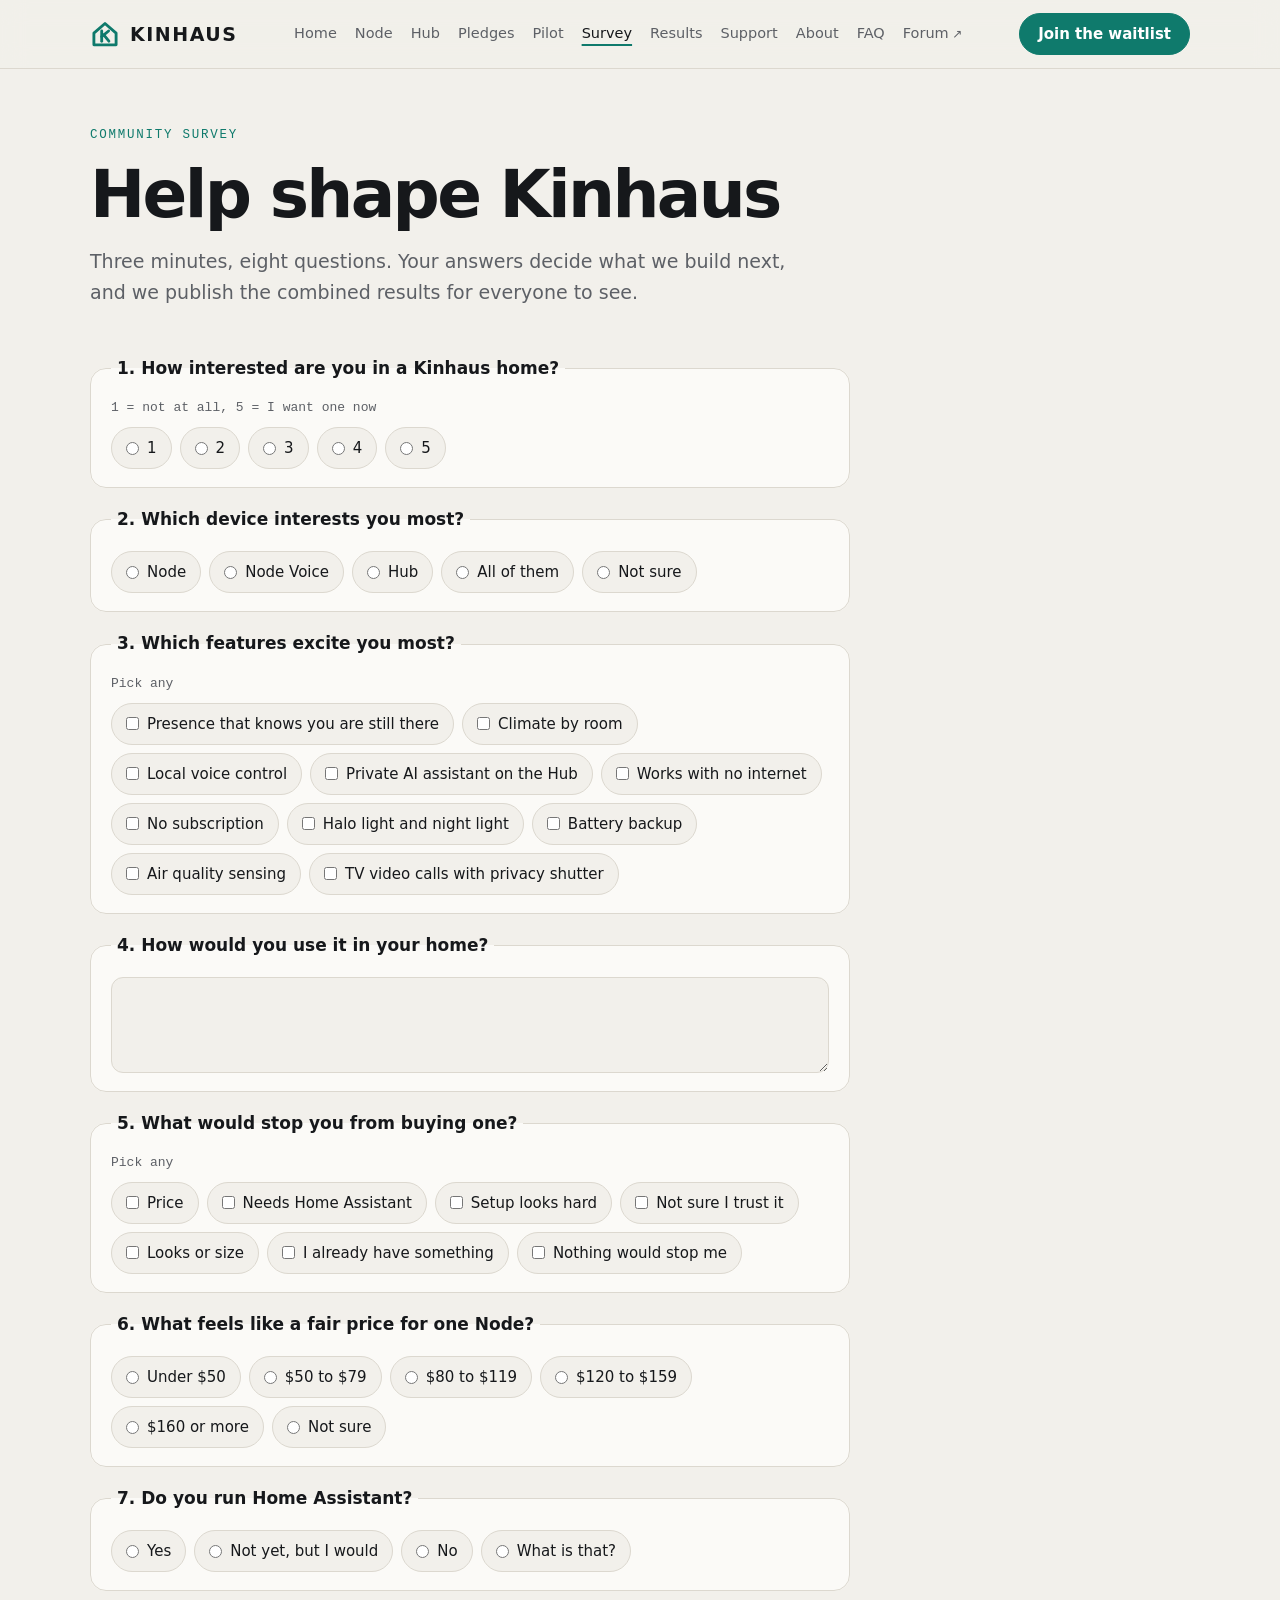
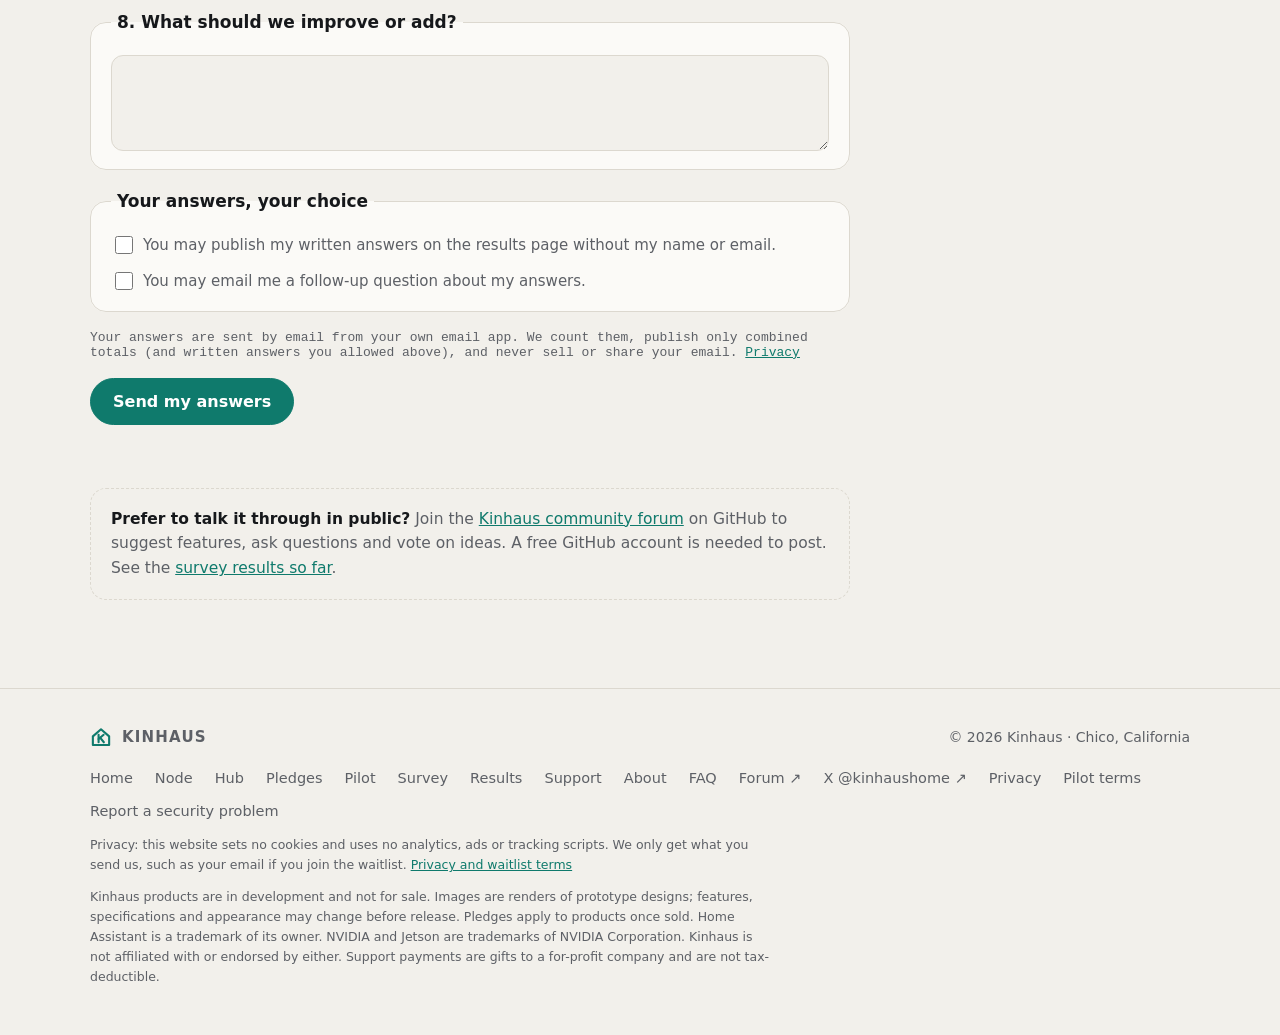
<file: survey.html>
<!doctype html>
<html lang="en">
<head>
<meta charset="utf-8">
<meta name="viewport" content="width=device-width, initial-scale=1, viewport-fit=cover">
<meta http-equiv="Content-Security-Policy" content="default-src 'none'; img-src 'self' data:; style-src 'self' 'unsafe-inline' https://fonts.googleapis.com; font-src https://fonts.gstatic.com; script-src 'self'; base-uri 'none'; form-action 'self'; connect-src 'self'; object-src 'none'; upgrade-insecure-requests">
<meta name="referrer" content="no-referrer">
<title>Survey · Kinhaus</title>
<meta name="description" content="Tell Kinhaus what you think: how you would use it, which features matter, and what would stop you. Results are published openly.">
<meta name="theme-color" content="#121315">
<link rel="icon" href="data:image/svg+xml,%3Csvg xmlns='http://www.w3.org/2000/svg' viewBox='0 0 100 100'%3E%3Crect width='100' height='100' rx='22' fill='%23121315'/%3E%3Cg fill='none' stroke='%232bb3a0' stroke-width='9.5' stroke-linecap='round' stroke-linejoin='round'%3E%3Cpath d='M13 47 L50 15 L87 47 V86 H13 Z'/%3E%3Cpath d='M39 40 V74'/%3E%3Cpath d='M39 59 L62 40'/%3E%3Cpath d='M46 53 L63 74'/%3E%3C/g%3E%3C/svg%3E">
<link rel="canonical" href="https://kinhaushome.com/survey.html">
<meta property="og:type" content="website">
<meta property="og:url" content="https://kinhaushome.com/survey.html">
<meta property="og:title" content="Survey · Kinhaus">
<meta property="og:description" content="Tell Kinhaus what you think: how you would use it, which features matter, and what would stop you. Results are published openly.">
<meta property="og:image" content="https://kinhaushome.com/img/og-card-v2.jpg">
<meta property="og:image:width" content="1200">
<meta property="og:image:height" content="630">
<meta property="og:image:alt" content="Kinhaus Node render in deep charcoal beside the Kinhaus wordmark">
<meta name="twitter:card" content="summary_large_image">
<link rel="preconnect" href="https://fonts.googleapis.com">
<link rel="preconnect" href="https://fonts.gstatic.com" crossorigin>
<link rel="stylesheet" href="https://fonts.googleapis.com/css2?family=Inter:wght@400;500;600;800;900&family=IBM+Plex+Mono:wght@400;500&display=swap">
<link rel="stylesheet" href="styles.css">
</head>
<body>
<a class="skip" href="#main">Skip to content</a>
<header class="top">
  <div class="wrap nav">
    <a class="brand" href="index.html" aria-label="Kinhaus home"><svg viewBox="0 0 100 100" fill="none" stroke="var(--teal)" stroke-width="9.5" stroke-linecap="round" stroke-linejoin="round" aria-hidden="true"><path d="M13 47 L50 15 L87 47 V86 H13 Z"/><path d="M39 40 V74"/><path d="M39 59 L62 40"/><path d="M46 53 L63 74"/></svg><span>KINHAUS</span></a>
    <nav aria-label="Main"><ul><li><a href="index.html">Home</a></li><li><a href="node.html">Node</a></li><li><a href="hub.html">Hub</a></li><li><a href="pledges.html">Pledges</a></li><li><a href="pilot.html">Pilot</a></li><li><a href="survey.html" aria-current="page">Survey</a></li><li><a href="results.html">Results</a></li><li><a href="support.html">Support</a></li><li><a href="about.html">About</a></li><li><a href="faq.html">FAQ</a></li><li><a class="ext" href="https://github.com/AceWood619/kinhaus-site/discussions" target="_blank" rel="noopener">Forum</a></li></ul></nav>
    <a class="btn" href="support.html#waitlist">Join the waitlist</a>
    <details class="menu"><summary aria-label="Open menu">Menu</summary><nav class="panel-nav" aria-label="Main"><a href="index.html">Home</a><a href="node.html">Node</a><a href="hub.html">Hub</a><a href="pledges.html">Pledges</a><a href="pilot.html">Pilot</a><a href="survey.html" aria-current="page">Survey</a><a href="results.html">Results</a><a href="support.html">Support</a><a href="about.html">About</a><a href="faq.html">FAQ</a><a href="https://github.com/AceWood619/kinhaus-site/discussions" target="_blank" rel="noopener">Community forum ↗</a><a class="btn" href="support.html#waitlist">Join the waitlist</a></nav></details>
  </div>
</header>
<main id="main">
<div class="wrap page-head"><p class="eyebrow">Community survey</p><h1>Help shape Kinhaus</h1><p class="lede">Three minutes, eight questions. Your answers decide what we build next, and we publish the combined results for everyone to see.</p></div>
  <section>
    <div class="wrap">
      <form class="sv" id="svForm" novalidate>
        <fieldset><legend>1. How interested are you in a Kinhaus home?</legend><p class="hint">1 = not at all, 5 = I want one now</p><div class="opts"><label><input type="radio" name="q_interest" value="1">1</label><label><input type="radio" name="q_interest" value="2">2</label><label><input type="radio" name="q_interest" value="3">3</label><label><input type="radio" name="q_interest" value="4">4</label><label><input type="radio" name="q_interest" value="5">5</label></div></fieldset>
        <fieldset><legend>2. Which device interests you most?</legend><div class="opts"><label><input type="radio" name="q_device" value="Node">Node</label><label><input type="radio" name="q_device" value="Node Voice">Node Voice</label><label><input type="radio" name="q_device" value="Hub">Hub</label><label><input type="radio" name="q_device" value="All of them">All of them</label><label><input type="radio" name="q_device" value="Not sure">Not sure</label></div></fieldset>
        <fieldset><legend>3. Which features excite you most?</legend><p class="hint">Pick any</p><div class="opts"><label><input type="checkbox" name="q_features" value="Presence that knows you are still there">Presence that knows you are still there</label><label><input type="checkbox" name="q_features" value="Climate by room">Climate by room</label><label><input type="checkbox" name="q_features" value="Local voice control">Local voice control</label><label><input type="checkbox" name="q_features" value="Private AI assistant on the Hub">Private AI assistant on the Hub</label><label><input type="checkbox" name="q_features" value="Works with no internet">Works with no internet</label><label><input type="checkbox" name="q_features" value="No subscription">No subscription</label><label><input type="checkbox" name="q_features" value="Halo light and night light">Halo light and night light</label><label><input type="checkbox" name="q_features" value="Battery backup">Battery backup</label><label><input type="checkbox" name="q_features" value="Air quality sensing">Air quality sensing</label><label><input type="checkbox" name="q_features" value="TV video calls with privacy shutter">TV video calls with privacy shutter</label></div></fieldset>
        <fieldset><legend>4. How would you use it in your home?</legend><textarea id="q_use" aria-label="How would you use it"></textarea></fieldset>
        <fieldset><legend>5. What would stop you from buying one?</legend><p class="hint">Pick any</p><div class="opts"><label><input type="checkbox" name="q_blockers" value="Price">Price</label><label><input type="checkbox" name="q_blockers" value="Needs Home Assistant">Needs Home Assistant</label><label><input type="checkbox" name="q_blockers" value="Setup looks hard">Setup looks hard</label><label><input type="checkbox" name="q_blockers" value="Not sure I trust it">Not sure I trust it</label><label><input type="checkbox" name="q_blockers" value="Looks or size">Looks or size</label><label><input type="checkbox" name="q_blockers" value="I already have something">I already have something</label><label><input type="checkbox" name="q_blockers" value="Nothing would stop me">Nothing would stop me</label></div></fieldset>
        <fieldset><legend>6. What feels like a fair price for one Node?</legend><div class="opts"><label><input type="radio" name="q_price" value="Under $50">Under $50</label><label><input type="radio" name="q_price" value="$50 to $79">$50 to $79</label><label><input type="radio" name="q_price" value="$80 to $119">$80 to $119</label><label><input type="radio" name="q_price" value="$120 to $159">$120 to $159</label><label><input type="radio" name="q_price" value="$160 or more">$160 or more</label><label><input type="radio" name="q_price" value="Not sure">Not sure</label></div></fieldset>
        <fieldset><legend>7. Do you run Home Assistant?</legend><div class="opts"><label><input type="radio" name="q_ha" value="Yes">Yes</label><label><input type="radio" name="q_ha" value="Not yet, but I would">Not yet, but I would</label><label><input type="radio" name="q_ha" value="No">No</label><label><input type="radio" name="q_ha" value="What is that?">What is that?</label></div></fieldset>
        <fieldset><legend>8. What should we improve or add?</legend><textarea id="q_improve" aria-label="What should we improve or add"></textarea></fieldset>
        <fieldset><legend>Your answers, your choice</legend>
          <label class="consent"><input type="checkbox" id="q_quote"><span>You may publish my written answers on the results page without my name or email.</span></label>
          <label class="consent"><input type="checkbox" id="q_contact"><span>You may email me a follow-up question about my answers.</span></label>
        </fieldset>
        <p class="hint">Your answers are sent by email from your own email app. We count them, publish only combined totals (and written answers you allowed above), and never sell or share your email. <a href="privacy.html" style="color:var(--teal)">Privacy</a></p>
        <button class="btn" type="submit">Send my answers</button>
        <p class="wl-msg" id="svMsg" aria-live="polite"></p>
      </form>
      <div class="aside"><strong>Prefer to talk it through in public?</strong> Join the <a href="https://github.com/AceWood619/kinhaus-site/discussions" target="_blank" rel="noopener" style="color:var(--teal)">Kinhaus community forum</a> on GitHub to suggest features, ask questions and vote on ideas. A free GitHub account is needed to post. See the <a href="results.html" style="color:var(--teal)">survey results so far</a>.</div>
    </div>
  </section>
</main>
<footer>
  <div class="wrap">
    <div class="row">
      <span class="brand"><svg viewBox="0 0 100 100" fill="none" stroke="var(--teal)" stroke-width="9.5" stroke-linecap="round" stroke-linejoin="round" aria-hidden="true" style="width:22px;height:22px"><path d="M13 47 L50 15 L87 47 V86 H13 Z"/><path d="M39 40 V74"/><path d="M39 59 L62 40"/><path d="M46 53 L63 74"/></svg><span style="font-size:15px">KINHAUS</span></span>
      <span>© 2026 Kinhaus · Chico, California</span>
    </div>
    <nav class="flinks" aria-label="Footer"><a href="index.html">Home</a><a href="node.html">Node</a><a href="hub.html">Hub</a><a href="pledges.html">Pledges</a><a href="pilot.html">Pilot</a><a href="survey.html">Survey</a><a href="results.html">Results</a><a href="support.html">Support</a><a href="about.html">About</a><a href="faq.html">FAQ</a><a href="https://github.com/AceWood619/kinhaus-site/discussions" target="_blank" rel="noopener">Forum ↗</a><a href="https://x.com/kinhaushome" target="_blank" rel="noopener">X @kinhaushome ↗</a><a href="privacy.html">Privacy</a><a href="pilot-terms.html">Pilot terms</a><a href="pledges.html#security">Report a security problem</a></nav>
    <small>Privacy: this website sets no cookies and uses no analytics, ads or tracking scripts. We only get what you send us, such as your email if you join the waitlist. <a href="privacy.html">Privacy and waitlist terms</a></small>
    <small>Kinhaus products are in development and not for sale. Images are renders of prototype designs; features, specifications and appearance may change before release. Pledges apply to products once sold. Home Assistant is a trademark of its owner. NVIDIA and Jetson are trademarks of NVIDIA Corporation. Kinhaus is not affiliated with or endorsed by either. Support payments are gifts to a for-profit company and are not tax-deductible.</small>
  </div>
</footer>
<script src="site.js"></script>
</body>
</html>
</file>
<file: styles.css>
/* Layout: a charcoal room at night. The house is the frame: the page stress-tests the home against failures
   (internet, cloud, company) and shows what keeps running. Teal is the brand, amber is the halo, and
   "still running" status dots are the recurring device. */
:root {
  --bg: #121315;
  --bg-2: #1a1c1f;
  --bg-3: #202327;
  --line: #2a2d31;
  --fg: #ecebe6;
  --muted: #9a9c9f;
  --teal: #2bb3a0;
  --halo: #f2b26b;
  --good: #6fcf97;
  --off: #e5484d;
  --on-teal: #06231f;
  --sans: "Inter", "Segoe UI", system-ui, sans-serif;
  --mono: "IBM Plex Mono", ui-monospace, Menlo, Consolas, monospace;
  color-scheme: dark;
}
@media (prefers-color-scheme: light) {
  :root:not([data-theme="dark"]) { --bg: #f2f0eb; --bg-2: #fbfaf7; --bg-3: #ebe8e1; --line: #dcd8cf; --fg: #16181b; --muted: #5d6066; --teal: #0f7a6c; --halo: #b5671f; --good: #1f8a52; --off: #c4302f; --on-teal: #ffffff; color-scheme: light; }
}
:root[data-theme="light"] { --bg: #f2f0eb; --bg-2: #fbfaf7; --bg-3: #ebe8e1; --line: #dcd8cf; --fg: #16181b; --muted: #5d6066; --teal: #0f7a6c; --halo: #b5671f; --good: #1f8a52; --off: #c4302f; --on-teal: #ffffff; color-scheme: light; }

* { box-sizing: border-box; }
html { scroll-behavior: smooth; }
@media (prefers-reduced-motion: reduce) { html { scroll-behavior: auto; } }
body { background: var(--bg); color: var(--fg); font-family: var(--sans); font-size: 17px; line-height: 1.6; -webkit-font-smoothing: antialiased; margin: 0; }
.wrap { max-width: 1140px; margin: 0 auto; padding-left: max(20px, env(safe-area-inset-left, 0px)); padding-right: max(20px, env(safe-area-inset-right, 0px)); }
a { color: inherit; }
:focus-visible { outline: 2px solid var(--teal); outline-offset: 3px; border-radius: 6px; }
h1, h2, h3 { line-height: 1.08; margin: 0; text-wrap: balance; letter-spacing: -0.03em; }
p { margin: 0; }
img { display: block; max-width: 100%; }
.eyebrow { font-family: var(--mono); font-size: 12.5px; letter-spacing: 0.14em; text-transform: uppercase; color: var(--teal); }
.lede { color: var(--muted); font-size: 19px; max-width: 60ch; }
.skip { position: absolute; left: -9999px; }
.skip:focus { left: 16px; top: 16px; z-index: 50; background: var(--bg-2); padding: 8px 12px; border-radius: 8px; }

/* Nav */
header.top { position: sticky; top: env(safe-area-inset-top, 0px); z-index: 20; background: color-mix(in srgb, var(--bg) 86%, transparent); backdrop-filter: blur(12px); -webkit-backdrop-filter: blur(12px); border-bottom: 1px solid var(--line); }
body::before { content: ""; position: fixed; inset: 0 0 auto; height: env(safe-area-inset-top, 0px); z-index: 21; background: var(--bg); }
.nav { display: flex; align-items: center; justify-content: space-between; gap: 16px; padding-block: 13px; }
.brand { display: flex; align-items: center; gap: 10px; text-decoration: none; }
.brand svg { width: 30px; height: 30px; }
.brand span { font-weight: 900; font-size: 19px; letter-spacing: 0.08em; }
.nav ul { list-style: none; display: flex; gap: 24px; margin: 0; padding: 0; font-size: 15px; color: var(--muted); }
.nav ul a { text-decoration: none; } .nav ul a:hover { color: var(--fg); }
.btn { display: inline-flex; align-items: center; gap: 8px; font: 600 15px var(--sans); padding: 11px 18px; border-radius: 999px; text-decoration: none; cursor: pointer; background: var(--teal); color: var(--on-teal); border: 1px solid var(--teal); }
.btn.ghost { background: transparent; color: var(--fg); border-color: var(--line); }
.btn:hover { filter: brightness(1.08); }
@media (max-width: 860px) { .nav ul { display: none; } }

/* Hero */
.hero { padding-block: 64px 40px; display: grid; grid-template-columns: minmax(0,1.05fr) minmax(0,0.95fr); gap: 40px; align-items: center; }
.hero h1 { font-size: clamp(44px, 7vw, 88px); font-weight: 900; margin-block: 18px 22px; letter-spacing: -0.045em; }
.hero h1 em { font-style: normal; color: var(--teal); display: block; }
.hero .actions { display: flex; flex-wrap: wrap; gap: 12px; margin-top: 30px; }
.runbar { margin-top: 26px; display: flex; flex-wrap: wrap; gap: 8px 18px; font: 13px var(--mono); color: var(--muted); }
.runbar span { display: inline-flex; align-items: center; gap: 8px; }
.dot { width: 9px; height: 9px; border-radius: 50%; background: var(--good); box-shadow: 0 0 0 3px color-mix(in srgb, var(--good) 22%, transparent); flex: none; }
.dot.off { background: var(--off); box-shadow: 0 0 0 3px color-mix(in srgb, var(--off) 22%, transparent); }
.dot.wait { background: var(--halo); box-shadow: 0 0 0 3px color-mix(in srgb, var(--halo) 22%, transparent); }
@media (max-width: 900px) { .hero { grid-template-columns: 1fr; padding-block: 44px 24px; } }
.stage { position: relative; display: grid; place-items: center; min-width: 0; }
.stage::before { content: ""; position: absolute; width: 78%; aspect-ratio: 1; border-radius: 50%; background: radial-gradient(circle, color-mix(in srgb, var(--halo) 34%, transparent), transparent 64%); filter: blur(30px); animation: breathe 7s ease-in-out infinite; }
.stage img { position: relative; width: 100%; max-width: 600px; height: auto; border-radius: 24px; box-shadow: 0 40px 80px -30px rgba(0,0,0,.55); }
.swatch { position: absolute; bottom: 4%; right: 4%; display: flex; gap: 8px; }
.swatch button { width: 26px; height: 26px; border-radius: 50%; border: 2px solid var(--line); cursor: pointer; padding: 0; }
.swatch button[aria-pressed="true"] { border-color: var(--teal); }
.swatch .c { background: #2b2c2f; } .swatch .w { background: #e9e3d8; }
@keyframes breathe { 0%,100% { opacity: .65; transform: scale(.96); } 50% { opacity: 1; transform: scale(1.03); } }
@media (prefers-reduced-motion: reduce) { .stage::before { animation: none; } }

section { padding-block: 88px; border-top: 1px solid var(--line); }
[id] { scroll-margin-top: 80px; }
section h2 { font-size: clamp(32px, 4.4vw, 52px); font-weight: 800; margin-block: 14px 18px; }

/* Stress test */
.test { display: grid; grid-template-columns: minmax(0,0.9fr) minmax(0,1.1fr); gap: 28px; margin-top: 44px; align-items: start; }
.scen { display: grid; gap: 10px; }
.scen button { text-align: left; font: 600 17px var(--sans); color: var(--fg); background: var(--bg-2); border: 1px solid var(--line); border-radius: 14px; padding: 16px 18px; cursor: pointer; display: grid; grid-template-columns: minmax(0,1fr) auto; gap: 12px; align-items: center; }
.scen button small { display: block; font: 13px var(--mono); color: var(--muted); margin-top: 2px; font-weight: 400; }
.scen button[aria-selected="true"] { border-color: var(--teal); background: var(--bg-3); }
.scen button .arrow { color: var(--teal); font-family: var(--mono); }
.panel { border: 1px solid var(--line); border-radius: 18px; background: var(--bg-2); padding: 26px; min-width: 0; }
.panel h3 { font-size: 22px; margin-bottom: 6px; letter-spacing: -0.02em; }
.panel > p { color: var(--muted); font-size: 15.5px; }
.status { list-style: none; margin: 20px 0 0; padding: 0; display: grid; gap: 1px; background: var(--line); border: 1px solid var(--line); border-radius: 12px; overflow: hidden; }
.status li { display: grid; grid-template-columns: 20px minmax(0,1fr) auto; gap: 12px; align-items: center; padding: 12px 14px; background: var(--bg); font-size: 15.5px; }
.status li b { font: 500 12.5px var(--mono); letter-spacing: .04em; text-transform: uppercase; }
.status li b.ok { color: var(--good); } .status li b.no { color: var(--off); } .status li b.mid { color: var(--halo); }
.compare { margin-top: 14px; font: 13px var(--mono); color: var(--muted); }
@media (max-width: 860px) { .test { grid-template-columns: 1fr; } }

/* Pillars */
.cols { display: grid; grid-template-columns: repeat(3, minmax(0,1fr)); gap: 32px; margin-top: 52px; }
.cols h3 { font-size: 21px; margin-bottom: 8px; letter-spacing: -0.015em; }
.cols p { color: var(--muted); font-size: 16px; }
.cols .proof { margin-top: 12px; font: 13px var(--mono); color: var(--teal); }
@media (max-width: 820px) { .cols { grid-template-columns: 1fr; } }
.big { font-weight: 500; font-size: clamp(25px, 3.3vw, 38px); line-height: 1.3; max-width: 30ch; letter-spacing: -0.02em; margin-top: 18px; }
.big strong { color: var(--teal); font-weight: 800; }

/* Node */
.anatomy { display: grid; grid-template-columns: minmax(0,1.05fr) minmax(0,0.95fr); gap: 48px; align-items: center; margin-top: 40px; }
.anatomy figure { margin: 0; }
.anatomy figure img { width: 100%; height: auto; max-width: 560px; margin: 0 auto; border-radius: 20px; }
figcaption { font: 12.5px var(--mono); color: var(--muted); text-align: center; margin-top: 10px; }
.features { display: grid; grid-template-columns: repeat(2, minmax(0,1fr)); gap: 1px; background: var(--line); border: 1px solid var(--line); border-radius: 18px; overflow: hidden; }
.feature { background: var(--bg-2); padding: 22px; display: flex; flex-direction: column; gap: 6px; min-width: 0; }
.feature .spec { font-family: var(--mono); font-size: 12.5px; color: var(--teal); }
.feature h3 { font-size: 18px; letter-spacing: -0.01em; }
.feature p { color: var(--muted); font-size: 15px; }
@media (max-width: 880px) { .anatomy { grid-template-columns: 1fr; } }
@media (max-width: 520px) { .features { grid-template-columns: 1fr; } }
.dims { display: flex; flex-wrap: wrap; gap: 10px 26px; margin-top: 28px; font: 14px var(--mono); color: var(--muted); }
.dims b { color: var(--fg); font-weight: 500; }
.table-wrap { overflow-x: auto; margin-top: 40px; border: 1px solid var(--line); border-radius: 16px; }
table { border-collapse: collapse; width: 100%; min-width: 520px; font-size: 15.5px; }
th, td { text-align: left; padding: 13px 18px; border-bottom: 1px solid var(--line); }
thead th { font-weight: 800; font-size: 17px; background: var(--bg-2); letter-spacing: -0.01em; }
tbody th { font-weight: 500; color: var(--muted); width: 36%; }
td.yes::before { content: "●"; color: var(--good); margin-right: 8px; font-size: 11px; vertical-align: 2px; }
td.no { color: var(--muted); }
tr:last-child th, tr:last-child td { border-bottom: 0; }

/* Hub */
.hub { display: grid; grid-template-columns: minmax(0,0.8fr) minmax(0,1.2fr); gap: 48px; align-items: center; margin-top: 40px; }
.hub figure { margin: 0; }
.hub figure img { max-width: 340px; width: 100%; height: auto; margin: 0 auto; border-radius: 20px; }
.chip { display: inline-block; font: 500 12px var(--mono); letter-spacing: .06em; padding: 5px 10px; border-radius: 999px; border: 1px solid currentColor; }
.chip.now { color: var(--good); } .chip.next { color: var(--halo); } .chip.later { color: var(--muted); }
.spec-list { list-style: none; padding: 0; margin: 22px 0 0; display: grid; gap: 12px; }
.spec-list li { display: grid; grid-template-columns: 150px minmax(0,1fr); gap: 16px; padding-bottom: 12px; border-bottom: 1px solid var(--line); font-size: 15.5px; }
.spec-list li span { font: 13px var(--mono); color: var(--muted); padding-top: 2px; }
.fine { margin-top: 18px; font: 13px var(--mono); color: var(--muted); }
@media (max-width: 880px) { .hub { grid-template-columns: 1fr; } }
@media (max-width: 520px) { .spec-list li { grid-template-columns: 1fr; gap: 2px; } }

/* Pledges */
.pledges { display: grid; grid-template-columns: repeat(2, minmax(0,1fr)); gap: 20px; margin-top: 44px; }
.pledge { border: 1px solid var(--line); border-radius: 18px; padding: 26px; background: var(--bg-2); display: grid; gap: 10px; align-content: start; min-width: 0; }
.pledge .n { font: 500 12.5px var(--mono); color: var(--teal); letter-spacing: .1em; text-transform: uppercase; }
.pledge h3 { font-size: 21px; letter-spacing: -0.015em; }
.pledge p { color: var(--muted); font-size: 15.5px; }
@media (max-width: 760px) { .pledges { grid-template-columns: 1fr; } }

/* Security */
.sec { display: grid; grid-template-columns: repeat(4, minmax(0,1fr)); gap: 24px; margin-top: 44px; }
.sec div { border-top: 2px solid var(--teal); padding-top: 16px; min-width: 0; }
.sec h3 { font-size: 17px; margin-bottom: 6px; letter-spacing: -0.01em; }
.sec p { color: var(--muted); font-size: 15px; }
@media (max-width: 900px) { .sec { grid-template-columns: repeat(2, minmax(0,1fr)); } }
@media (max-width: 520px) { .sec { grid-template-columns: 1fr; } }
.report { margin-top: 36px; border: 1px dashed var(--line); border-radius: 14px; padding: 18px 20px; font-size: 15.5px; color: var(--muted); }
.report strong { color: var(--fg); }

/* Progress */
.timeline { list-style: none; padding: 0; margin: 44px 0 0; position: relative; display: grid; gap: 24px; }
.timeline::before { content: ""; position: absolute; left: 7px; top: 6px; bottom: 6px; width: 2px; background: var(--line); }
.timeline li { position: relative; padding-left: 36px; display: grid; grid-template-columns: 130px minmax(0,1fr); gap: 18px; }
.timeline li::before { content: ""; position: absolute; left: 0; top: 6px; width: 16px; height: 16px; border-radius: 50%; background: var(--bg); border: 2px solid var(--muted); }
.timeline li.done::before { background: var(--good); border-color: var(--good); }
.timeline li.current::before { background: var(--teal); border-color: var(--teal); box-shadow: 0 0 14px var(--teal); }
.timeline .when { font-family: var(--mono); font-size: 13.5px; color: var(--muted); padding-top: 2px; }
.timeline h3 { font-size: 18px; margin-bottom: 4px; letter-spacing: -0.01em; }
.timeline p { color: var(--muted); font-size: 15.5px; }
@media (max-width: 620px) { .timeline li { grid-template-columns: 1fr; gap: 4px; } }

/* FAQ */
.faq { margin-top: 36px; display: grid; gap: 10px; max-width: 820px; }
.faq details { border: 1px solid var(--line); border-radius: 14px; background: var(--bg-2); }
.faq summary { cursor: pointer; padding: 16px 20px; font-weight: 600; font-size: 17px; list-style: none; display: flex; justify-content: space-between; gap: 16px; }
.faq summary::-webkit-details-marker { display: none; }
.faq summary::after { content: "+"; font-family: var(--mono); color: var(--teal); }
.faq details[open] summary::after { content: "−"; }
.faq details p { padding: 0 20px 18px; color: var(--muted); font-size: 15.5px; max-width: 68ch; }

.founder { display: grid; grid-template-columns: minmax(0,1fr) minmax(0,1.35fr); gap: 48px; align-items: start; }
.founder blockquote { margin: 0; font-weight: 500; font-size: clamp(21px, 2.4vw, 27px); line-height: 1.45; letter-spacing: -0.015em; }
.founder .sig { margin-top: 22px; font-size: 15px; color: var(--muted); }
.founder .sig strong { color: var(--fg); }
@media (max-width: 820px) { .founder { grid-template-columns: 1fr; gap: 20px; } }

.cta-box { border: 1px solid var(--line); border-radius: 24px; padding: clamp(28px, 5vw, 56px); background: radial-gradient(120% 140% at 100% 0%, color-mix(in srgb, var(--teal) 18%, transparent), transparent 55%), var(--bg-2); }
.cta-box h2 { margin-top: 0; }
.mail { display: flex; flex-wrap: wrap; align-items: center; gap: 12px; margin-top: 28px; }
.mail code { font: 500 18px var(--mono); padding: 12px 16px; border-radius: 12px; border: 1px solid var(--line); background: var(--bg); user-select: all; overflow-wrap: anywhere; }
.copied { font: 13px var(--mono); color: var(--good); min-height: 1em; }

.ways { display: grid; grid-template-columns: repeat(3, minmax(0,1fr)); gap: 20px; margin-top: 44px; }
.card { border: 1px solid var(--line); border-radius: 18px; padding: 26px; background: var(--bg-2); display: flex; flex-direction: column; gap: 12px; min-width: 0; }
.card h3 { font-size: 21px; letter-spacing: -0.015em; }
.card p { color: var(--muted); font-size: 15.5px; }
.card .chip { align-self: flex-start; }
.ways .card .btn { align-self: flex-start; margin-top: auto; }
.ways .card .soon { margin-top: auto; font: 13px var(--mono); color: var(--muted); }
@media (max-width: 900px) { .ways { grid-template-columns: 1fr; } }
.goes { list-style: none; padding: 0; margin: 4px 0 0; display: grid; gap: 6px; font-size: 15px; color: var(--muted); }
.goes li::before { content: "→ "; color: var(--teal); }
.plain { margin-top: 28px; border: 1px dashed var(--line); border-radius: 16px; padding: 20px 22px; color: var(--muted); font-size: 15px; }
.plain strong { color: var(--fg); }
.wl { display: grid; gap: 14px; margin-top: 28px; max-width: 560px; }
.wl label.f { display: grid; gap: 6px; font-size: 14.5px; color: var(--muted); }
.wl input[type=email], .wl select { font: 16px var(--sans); color: var(--fg); background: var(--bg); border: 1px solid var(--line); border-radius: 12px; padding: 12px 14px; width: 100%; min-width: 0; }
.wl .row2 { display: grid; grid-template-columns: repeat(2, minmax(0,1fr)); gap: 14px; }
@media (max-width: 520px) { .wl .row2 { grid-template-columns: 1fr; } }
.wl .consent { display: grid; grid-template-columns: 22px minmax(0,1fr); gap: 10px; font-size: 14.5px; color: var(--muted); align-items: start; }
.wl .consent input { width: 18px; height: 18px; margin-top: 3px; accent-color: var(--teal); }
.wl .fine { font: 12.5px var(--mono); color: var(--muted); margin: 0; }
.wl .fine a { color: var(--teal); }
.wl .btn { justify-self: start; font-size: 16px; padding: 13px 22px; }
.wl input[type=text], .wl textarea { font: 16px var(--sans); color: var(--fg); background: var(--bg); border: 1px solid var(--line); border-radius: 12px; padding: 12px 14px; width: 100%; min-width: 0; }
.wl textarea { min-height: 96px; resize: vertical; }
.wl fieldset { border: 1px solid var(--line); border-radius: 14px; padding: 14px 16px; margin: 0; display: grid; gap: 10px; min-width: 0; }
.wl legend { padding: 0 6px; font: 500 12.5px var(--mono); letter-spacing: .08em; text-transform: uppercase; color: var(--teal); }
.pilot-grid { display: grid; grid-template-columns: minmax(0,1fr) minmax(0,1fr); gap: 40px; align-items: start; }
.pilot-grid .wl { max-width: none; margin-top: 0; }
.gets { list-style: none; padding: 0; margin: 18px 0 0; display: grid; gap: 10px; font-size: 15.5px; color: var(--muted); }
.gets li { display: grid; grid-template-columns: 18px minmax(0,1fr); gap: 10px; }
.gets li::before { content: "✓"; color: var(--good); }
@media (max-width: 880px) { .pilot-grid { grid-template-columns: 1fr; } }
.wl-msg { font: 14px var(--mono); color: var(--good); min-height: 1.2em; }
.wl-msg.warn { color: var(--halo); }
.socials { display: flex; flex-wrap: wrap; gap: 16px; }
.socials a { color: var(--muted); text-decoration: none; } .socials a:hover { color: var(--fg); }
footer a { color: var(--teal); }
footer { border-top: 1px solid var(--line); padding-block: 36px 48px; color: var(--muted); font-size: 14px; }
footer .row { display: flex; flex-wrap: wrap; justify-content: space-between; align-items: center; gap: 16px; }
footer small { display: block; margin-top: 12px; font-size: 12.5px; max-width: 86ch; }

/* ---- Multi-page additions ---- */
.nav { gap: 12px; }
.nav ul { gap: 18px; font-size: 14.5px; }
.nav ul a[aria-current="page"] { color: var(--fg); text-decoration: underline; text-decoration-color: var(--teal); text-underline-offset: 6px; text-decoration-thickness: 2px; }
.nav .ext::after { content: " ↗"; font-size: 12px; }
details.menu { display: none; position: relative; }
details.menu summary { list-style: none; cursor: pointer; font: 600 15px var(--sans); padding: 9px 14px; border: 1px solid var(--line); border-radius: 999px; }
details.menu summary::-webkit-details-marker { display: none; }
details.menu[open] summary { border-color: var(--teal); }
details.menu .panel-nav { position: absolute; right: 0; top: calc(100% + 10px); width: min(300px, calc(100vw - 32px)); background: var(--bg-2); border: 1px solid var(--line); border-radius: 16px; padding: 10px; display: grid; gap: 2px; box-shadow: 0 30px 60px -20px rgba(0,0,0,.5); }
details.menu .panel-nav a { text-decoration: none; padding: 10px 12px; border-radius: 10px; font-size: 16px; }
details.menu .panel-nav a:hover, details.menu .panel-nav a[aria-current="page"] { background: var(--bg-3); color: var(--teal); }
details.menu .panel-nav .btn { justify-content: center; margin-top: 6px; color: var(--on-teal); }
@media (max-width: 1120px) { .nav ul { display: none; } details.menu { display: block; } .nav > .btn { display: none; } }
@media (min-width: 1121px) { details.menu { display: none !important; } }
.page-head { padding-block: 56px 8px; }
.page-head h1 { font-size: clamp(38px, 5.6vw, 66px); font-weight: 900; letter-spacing: -0.04em; margin-block: 14px 16px; }
.page-head + section { border-top: 0; padding-top: 32px; }
.teasers { display: grid; grid-template-columns: repeat(2, minmax(0,1fr)); gap: 20px; margin-top: 40px; }
.teaser { border: 1px solid var(--line); border-radius: 20px; background: var(--bg-2); padding: 24px; display: grid; grid-template-columns: minmax(0,1fr) 150px; gap: 18px; align-items: center; text-decoration: none; min-width: 0; }
.teaser:hover { border-color: var(--teal); }
.teaser h3 { font-size: 24px; letter-spacing: -0.02em; margin: 10px 0 6px; }
.teaser p { color: var(--muted); font-size: 15.5px; }
.teaser img { width: 100%; height: auto; border-radius: 14px; }
.teaser .go { margin-top: 12px; font: 13px var(--mono); color: var(--teal); }
@media (max-width: 860px) { .teasers { grid-template-columns: 1fr; } }
@media (max-width: 460px) { .teaser { grid-template-columns: 1fr; } .teaser img { max-width: 200px; } }
.plist { list-style: none; padding: 0; margin: 36px 0 0; display: grid; grid-template-columns: repeat(4, minmax(0,1fr)); gap: 20px; }
.plist li { border-top: 2px solid var(--teal); padding-top: 14px; }
.plist b { display: block; font-size: 17px; margin-bottom: 4px; }
.plist span { color: var(--muted); font-size: 15px; }
@media (max-width: 900px) { .plist { grid-template-columns: repeat(2, minmax(0,1fr)); } }
@media (max-width: 480px) { .plist { grid-template-columns: 1fr; } }
.morelink { display: inline-block; margin-top: 26px; font: 14px var(--mono); color: var(--teal); }
.band { display: grid; grid-template-columns: repeat(3, minmax(0,1fr)); gap: 20px; }
.band a { border: 1px solid var(--line); border-radius: 18px; padding: 24px; background: var(--bg-2); text-decoration: none; display: grid; gap: 8px; min-width: 0; }
.band a:hover { border-color: var(--teal); }
.band h3 { font-size: 20px; letter-spacing: -0.015em; }
.band p { color: var(--muted); font-size: 15px; }
.band .go { font: 13px var(--mono); color: var(--teal); }
@media (max-width: 860px) { .band { grid-template-columns: 1fr; } }
.steps { list-style: none; padding: 0; margin: 40px 0 0; display: grid; grid-template-columns: repeat(3, minmax(0,1fr)); gap: 28px; counter-reset: s; }
.steps li { counter-increment: s; padding-top: 22px; border-top: 2px solid var(--line); min-width: 0; }
.steps li::before { content: "Step " counter(s); font-family: var(--mono); font-size: 12.5px; letter-spacing: .12em; text-transform: uppercase; color: var(--teal); }
.steps h3 { font-size: 21px; margin-block: 10px 8px; letter-spacing: -0.01em; }
.steps p { color: var(--muted); font-size: 15.5px; }
@media (max-width: 820px) { .steps { grid-template-columns: 1fr; } }
/* Survey */
.sv { display: grid; gap: 18px; max-width: 760px; margin-top: 8px; }
.sv fieldset { border: 1px solid var(--line); border-radius: 16px; padding: 18px 20px; margin: 0; background: var(--bg-2); display: grid; gap: 12px; min-width: 0; }
.sv legend { padding: 0 6px; font-weight: 700; font-size: 17px; }
.sv .opts { display: flex; flex-wrap: wrap; gap: 8px; }
.sv .opts label { display: inline-flex; align-items: center; gap: 8px; border: 1px solid var(--line); border-radius: 999px; padding: 8px 14px; font-size: 15px; cursor: pointer; background: var(--bg); }
.sv .opts input { accent-color: var(--teal); margin: 0; }
.sv .opts label:has(input:checked) { border-color: var(--teal); color: var(--teal); }
.sv textarea { font: 16px var(--sans); color: var(--fg); background: var(--bg); border: 1px solid var(--line); border-radius: 12px; padding: 12px 14px; width: 100%; min-height: 96px; resize: vertical; }
.sv .hint { font: 13px var(--mono); color: var(--muted); }
.sv .consent { display: grid; grid-template-columns: 22px minmax(0,1fr); gap: 10px; font-size: 15px; color: var(--muted); }
.sv .consent input { width: 18px; height: 18px; margin-top: 3px; accent-color: var(--teal); }
.sv .btn { justify-self: start; font-size: 16px; padding: 13px 22px; }
.sv .wl-msg { margin: 0; }
.aside { border: 1px dashed var(--line); border-radius: 16px; padding: 18px 20px; color: var(--muted); font-size: 15.5px; margin-top: 28px; max-width: 760px; }
.aside strong { color: var(--fg); }
/* Results */
.rmeta { display: flex; flex-wrap: wrap; gap: 10px 28px; font: 14px var(--mono); color: var(--muted); margin-top: 18px; }
.rmeta b { color: var(--fg); font-weight: 500; }
.rgrid { display: grid; grid-template-columns: repeat(2, minmax(0,1fr)); gap: 20px; margin-top: 36px; }
.rq { border: 1px solid var(--line); border-radius: 18px; background: var(--bg-2); padding: 22px; display: grid; gap: 8px; min-width: 0; }
.rq h3 { font-size: 18px; letter-spacing: -0.01em; }
.rn { font: 12.5px var(--mono); color: var(--muted); }
.bar { display: grid; grid-template-columns: minmax(0,1.3fr) minmax(0,1fr) 34px; gap: 10px; align-items: center; font-size: 14.5px; font-variant-numeric: tabular-nums; }
.bar .track { height: 10px; background: var(--bg); border: 1px solid var(--line); border-radius: 999px; overflow: hidden; display: block; }
.bar .track i { display: block; height: 100%; background: var(--teal); border-radius: 999px; }
.bar b { text-align: right; font-weight: 600; }
@media (max-width: 760px) { .rgrid { grid-template-columns: 1fr; } }
.empty { border: 1px dashed var(--line); border-radius: 18px; padding: 28px; margin-top: 36px; color: var(--muted); }
.empty h3 { color: var(--fg); font-size: 21px; margin-bottom: 8px; }
.quotes { display: grid; gap: 14px; margin-top: 18px; }
.quotes blockquote { margin: 0; border-left: 3px solid var(--teal); padding: 6px 0 6px 16px; color: var(--fg); font-size: 16.5px; }
.method { margin-top: 40px; display: grid; grid-template-columns: repeat(3, minmax(0,1fr)); gap: 24px; }
.method div { border-top: 2px solid var(--line); padding-top: 14px; }
.method h3 { font-size: 17px; margin-bottom: 6px; }
.method p { color: var(--muted); font-size: 15px; }
@media (max-width: 820px) { .method { grid-template-columns: 1fr; } }
.facts { list-style: none; padding: 0; margin: 24px 0 0; display: grid; gap: 10px; }
.facts li { display: grid; grid-template-columns: 140px minmax(0,1fr); gap: 16px; padding-bottom: 10px; border-bottom: 1px solid var(--line); font-size: 15.5px; }
.facts li span { font: 13px var(--mono); color: var(--muted); padding-top: 2px; }
@media (max-width: 520px) { .facts li { grid-template-columns: 1fr; gap: 2px; } }
.flinks { display: flex; flex-wrap: wrap; gap: 10px 22px; margin-top: 18px; font-size: 14.5px; }
.flinks a { color: var(--muted); text-decoration: none; } .flinks a:hover { color: var(--fg); }

/* Future-product teasers (blurred on purpose until IP filings) */
.card .concept { aspect-ratio: 4 / 3; width: 100%; height: auto; border-radius: 14px; object-fit: cover; background: #0e0f11; }
.build-note { margin-top: 18px; font: 13px var(--mono); color: var(--muted); }
</file>
